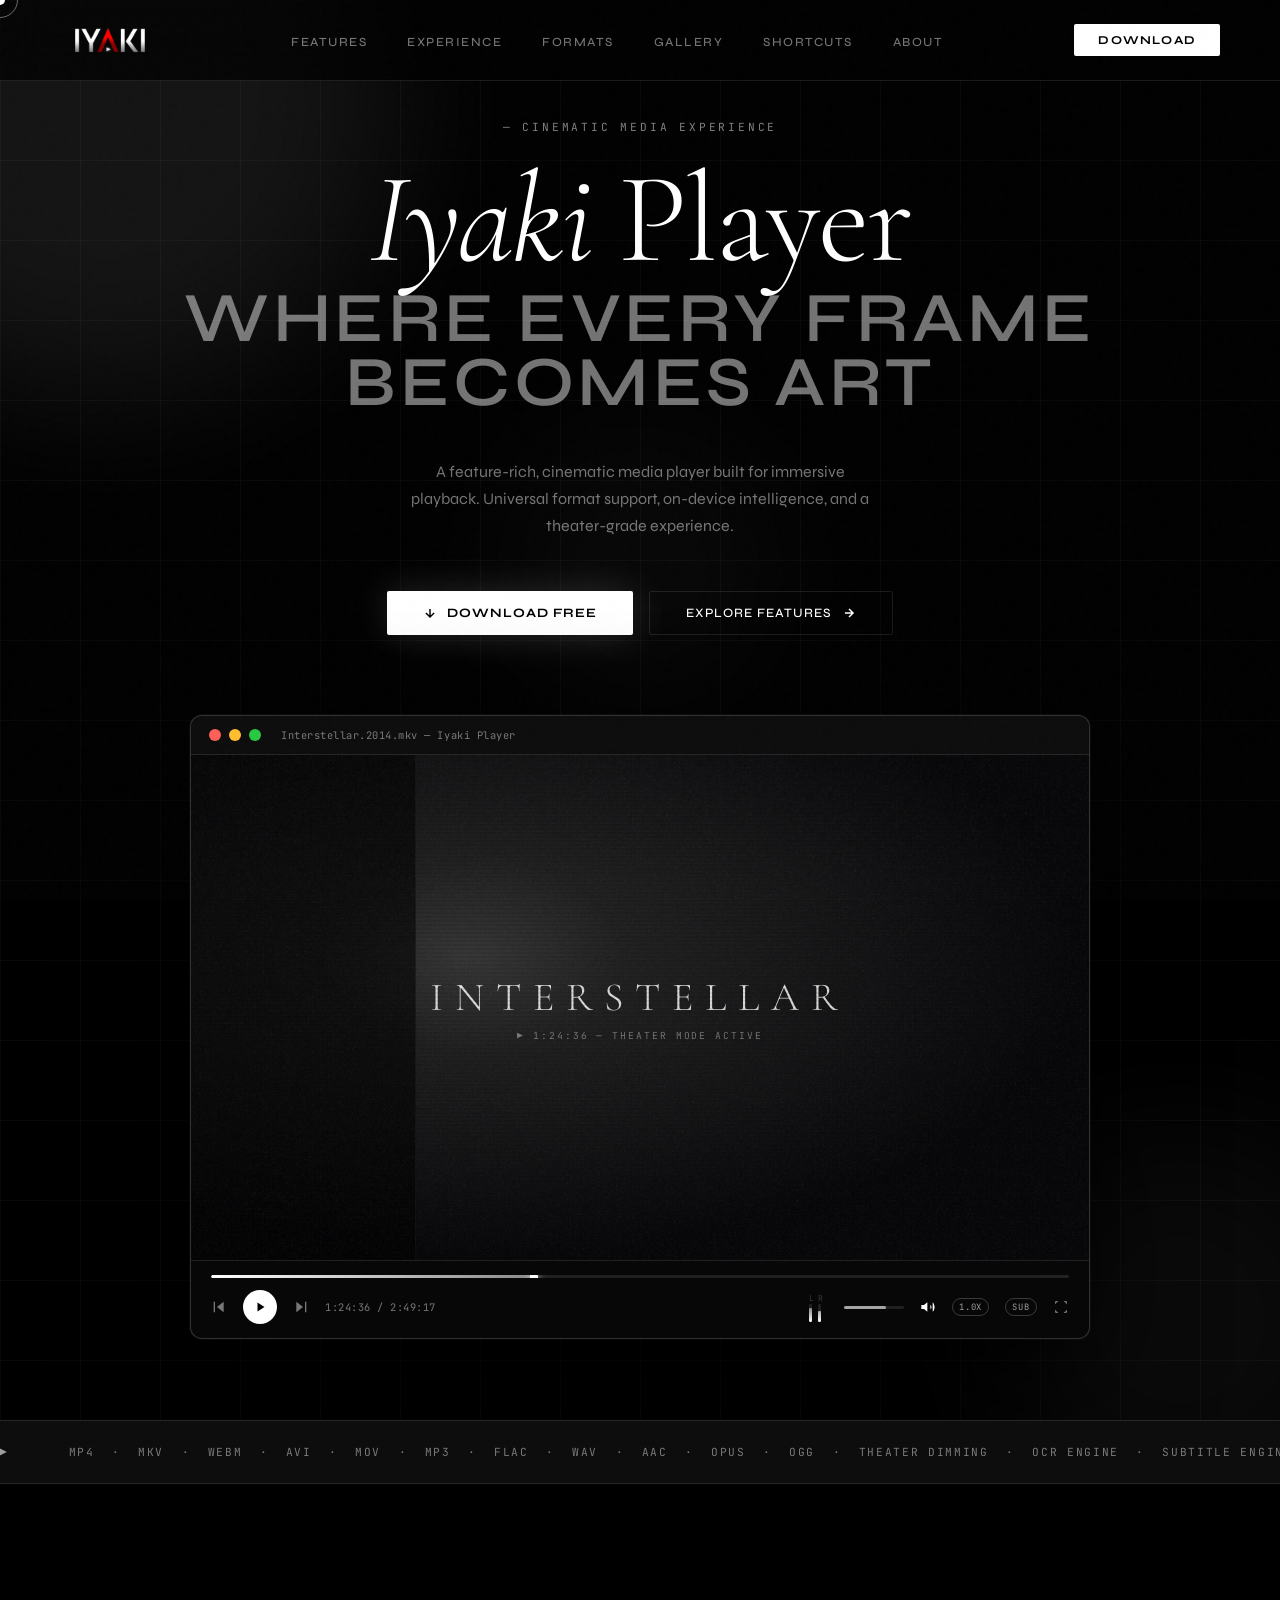
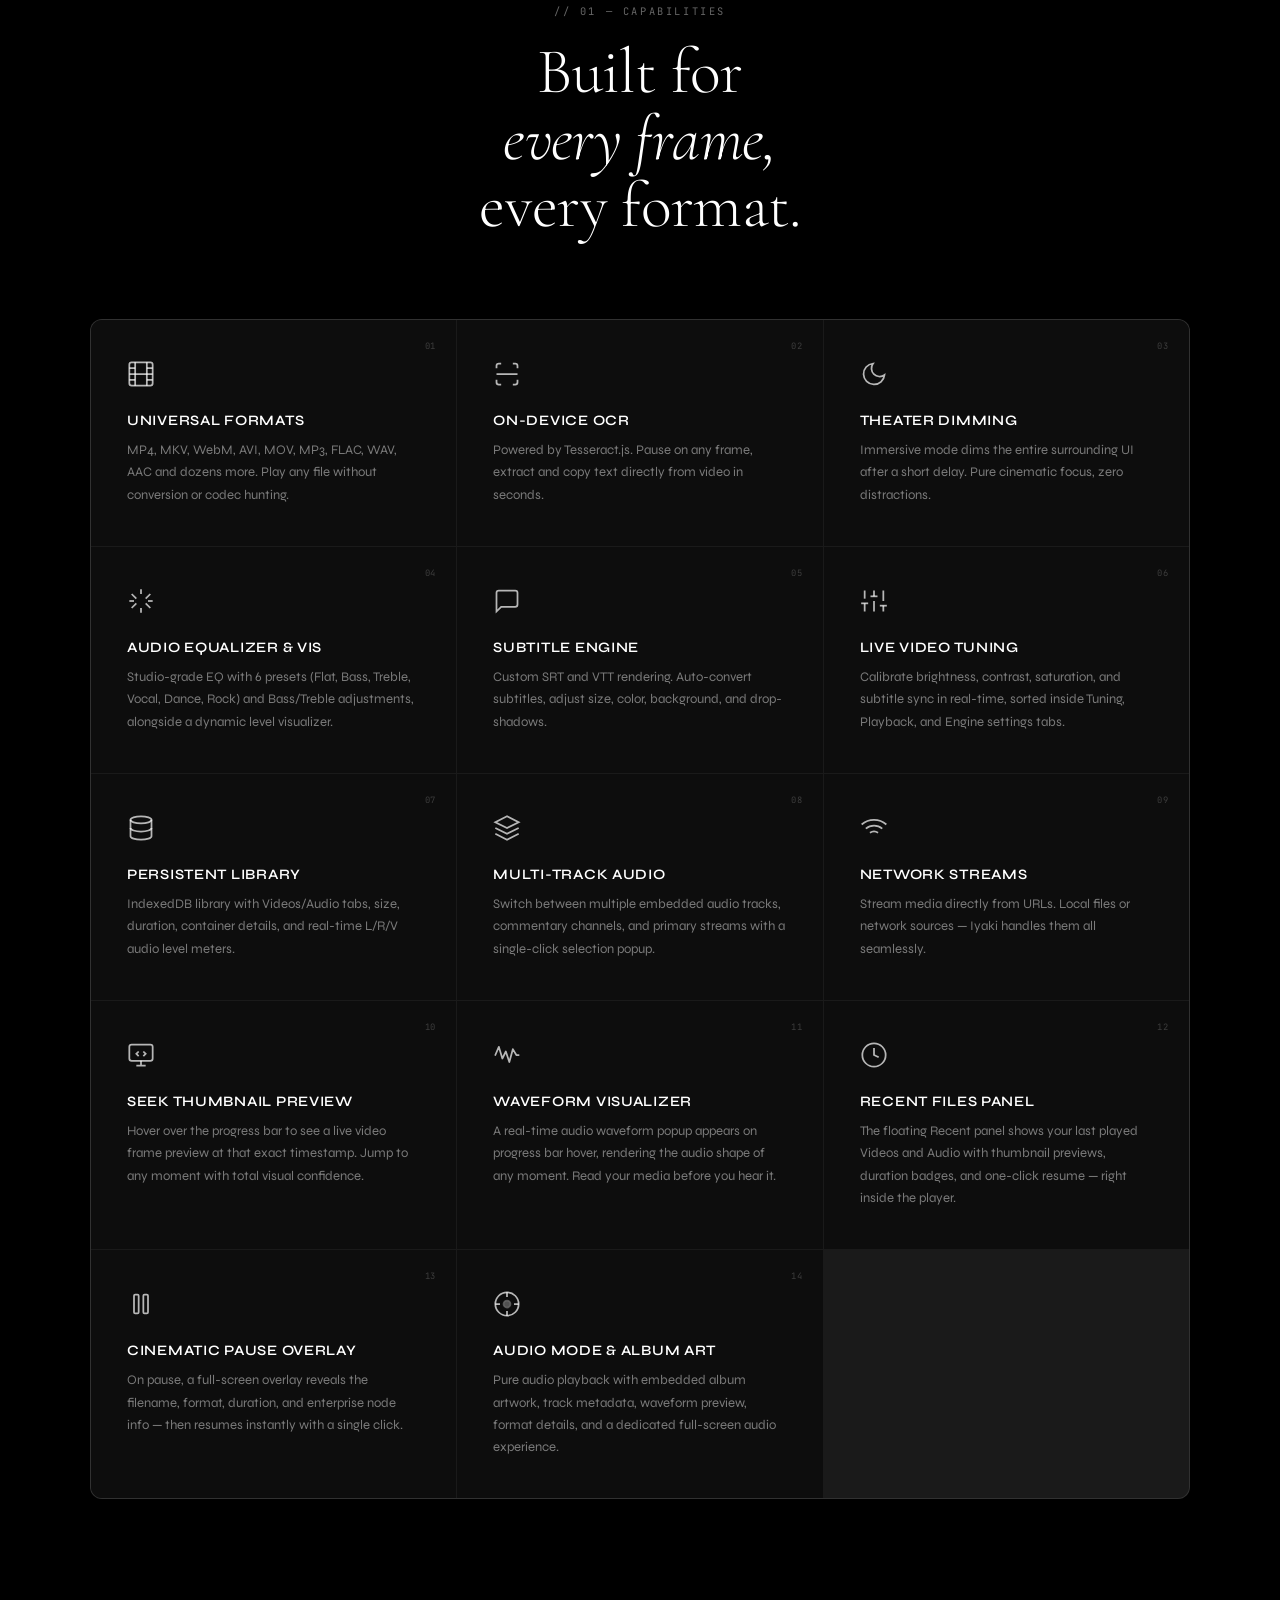
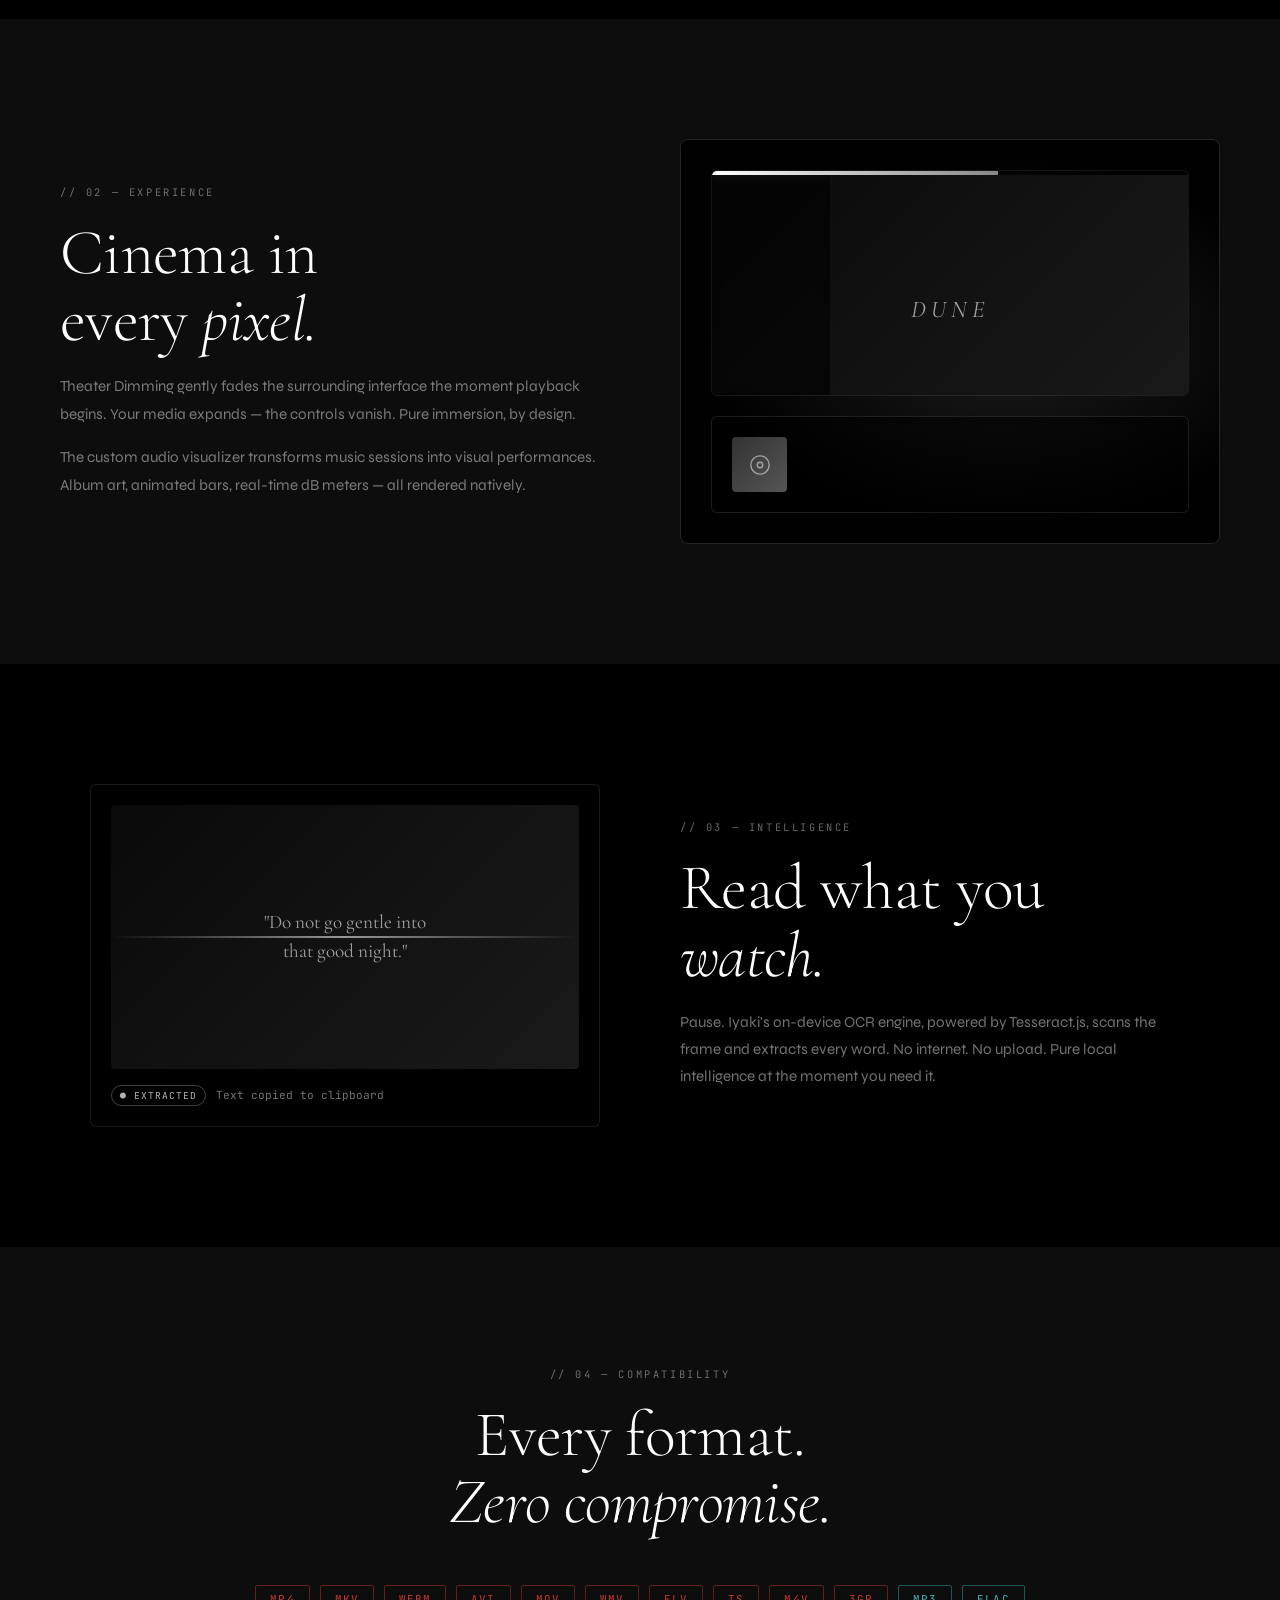
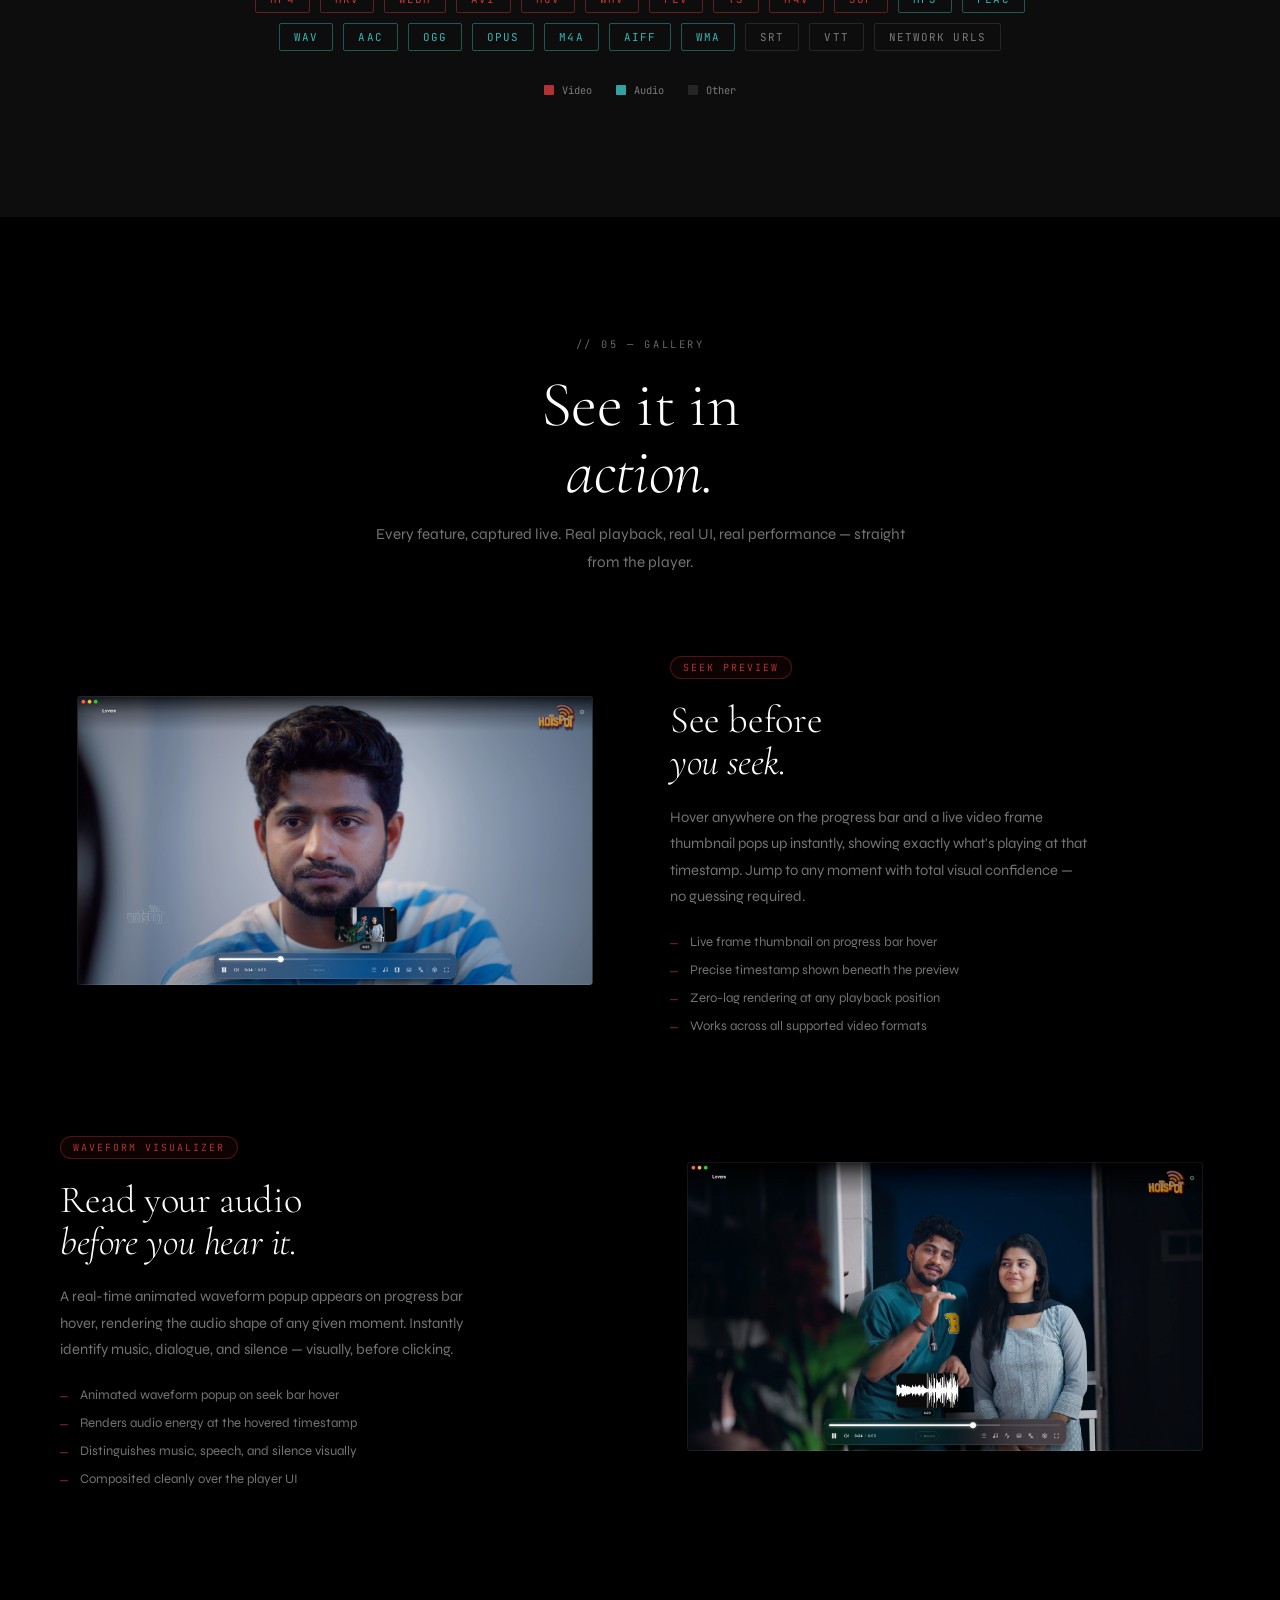
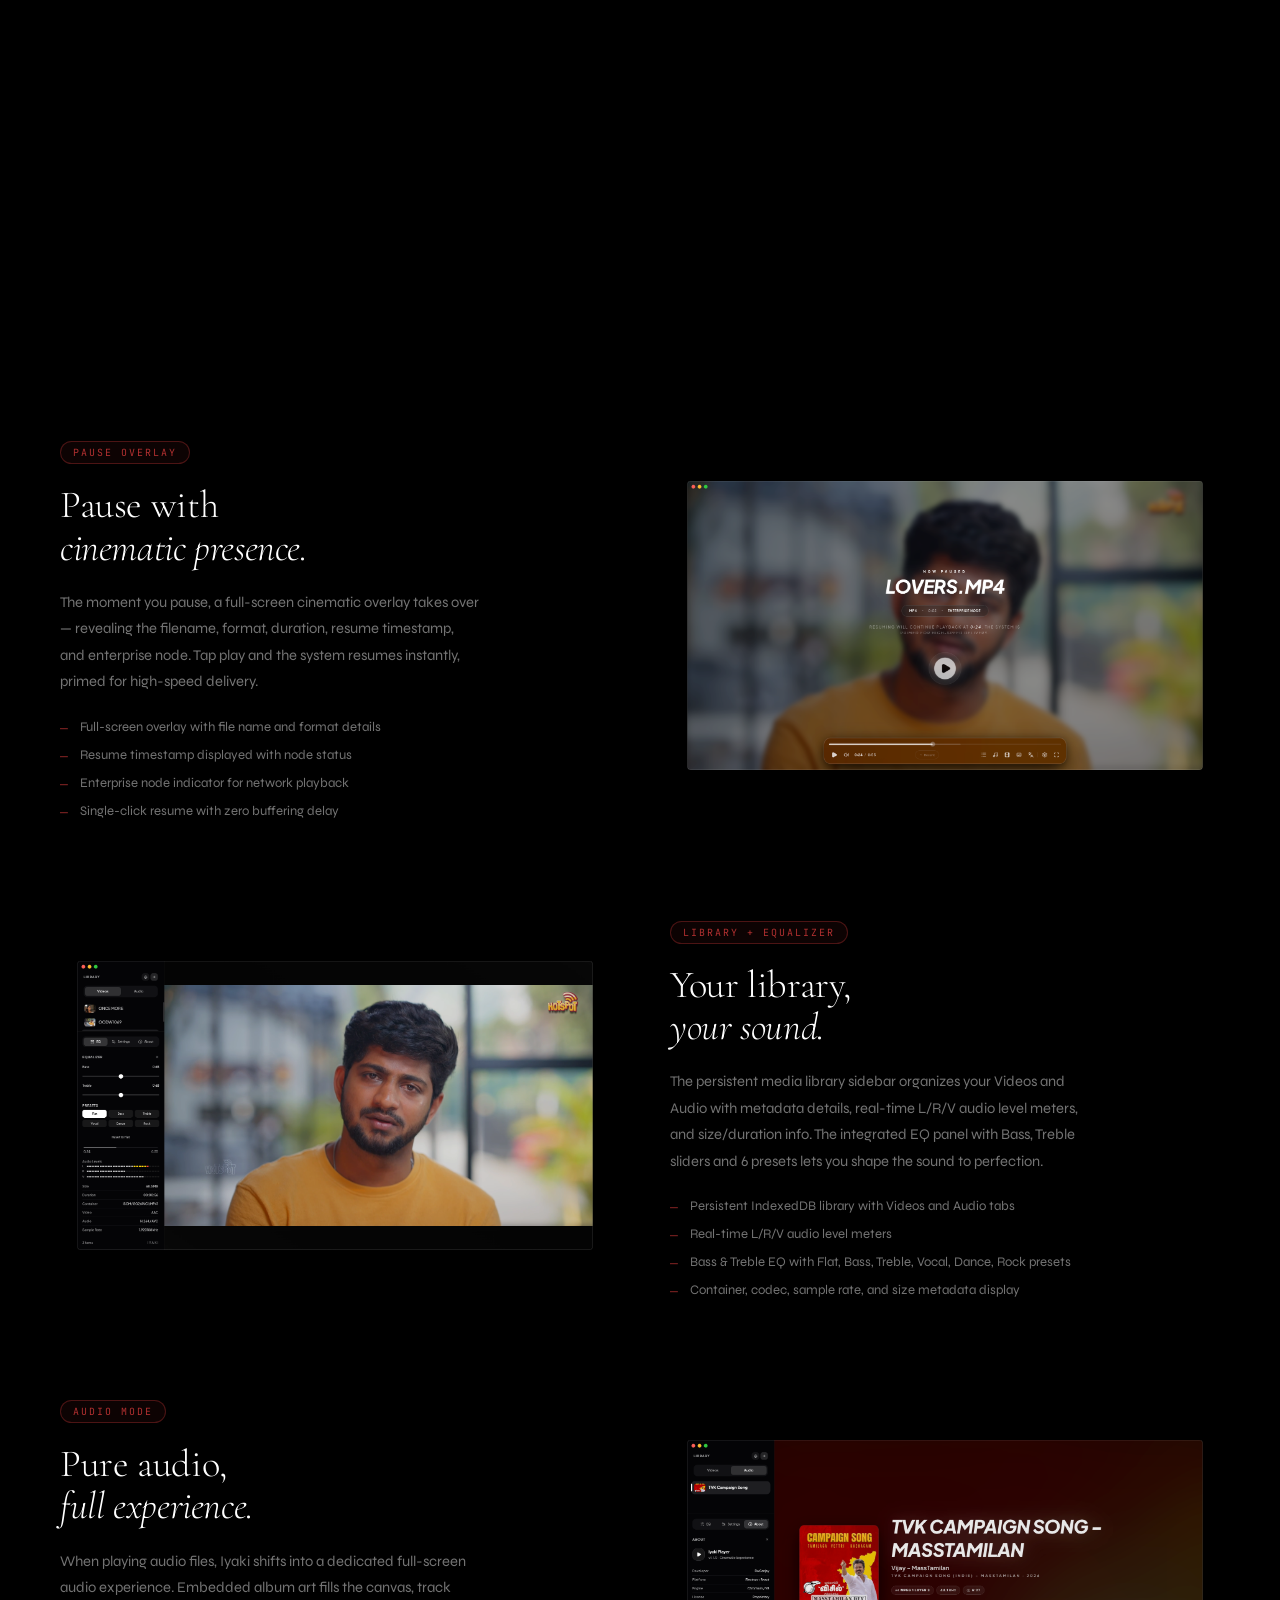
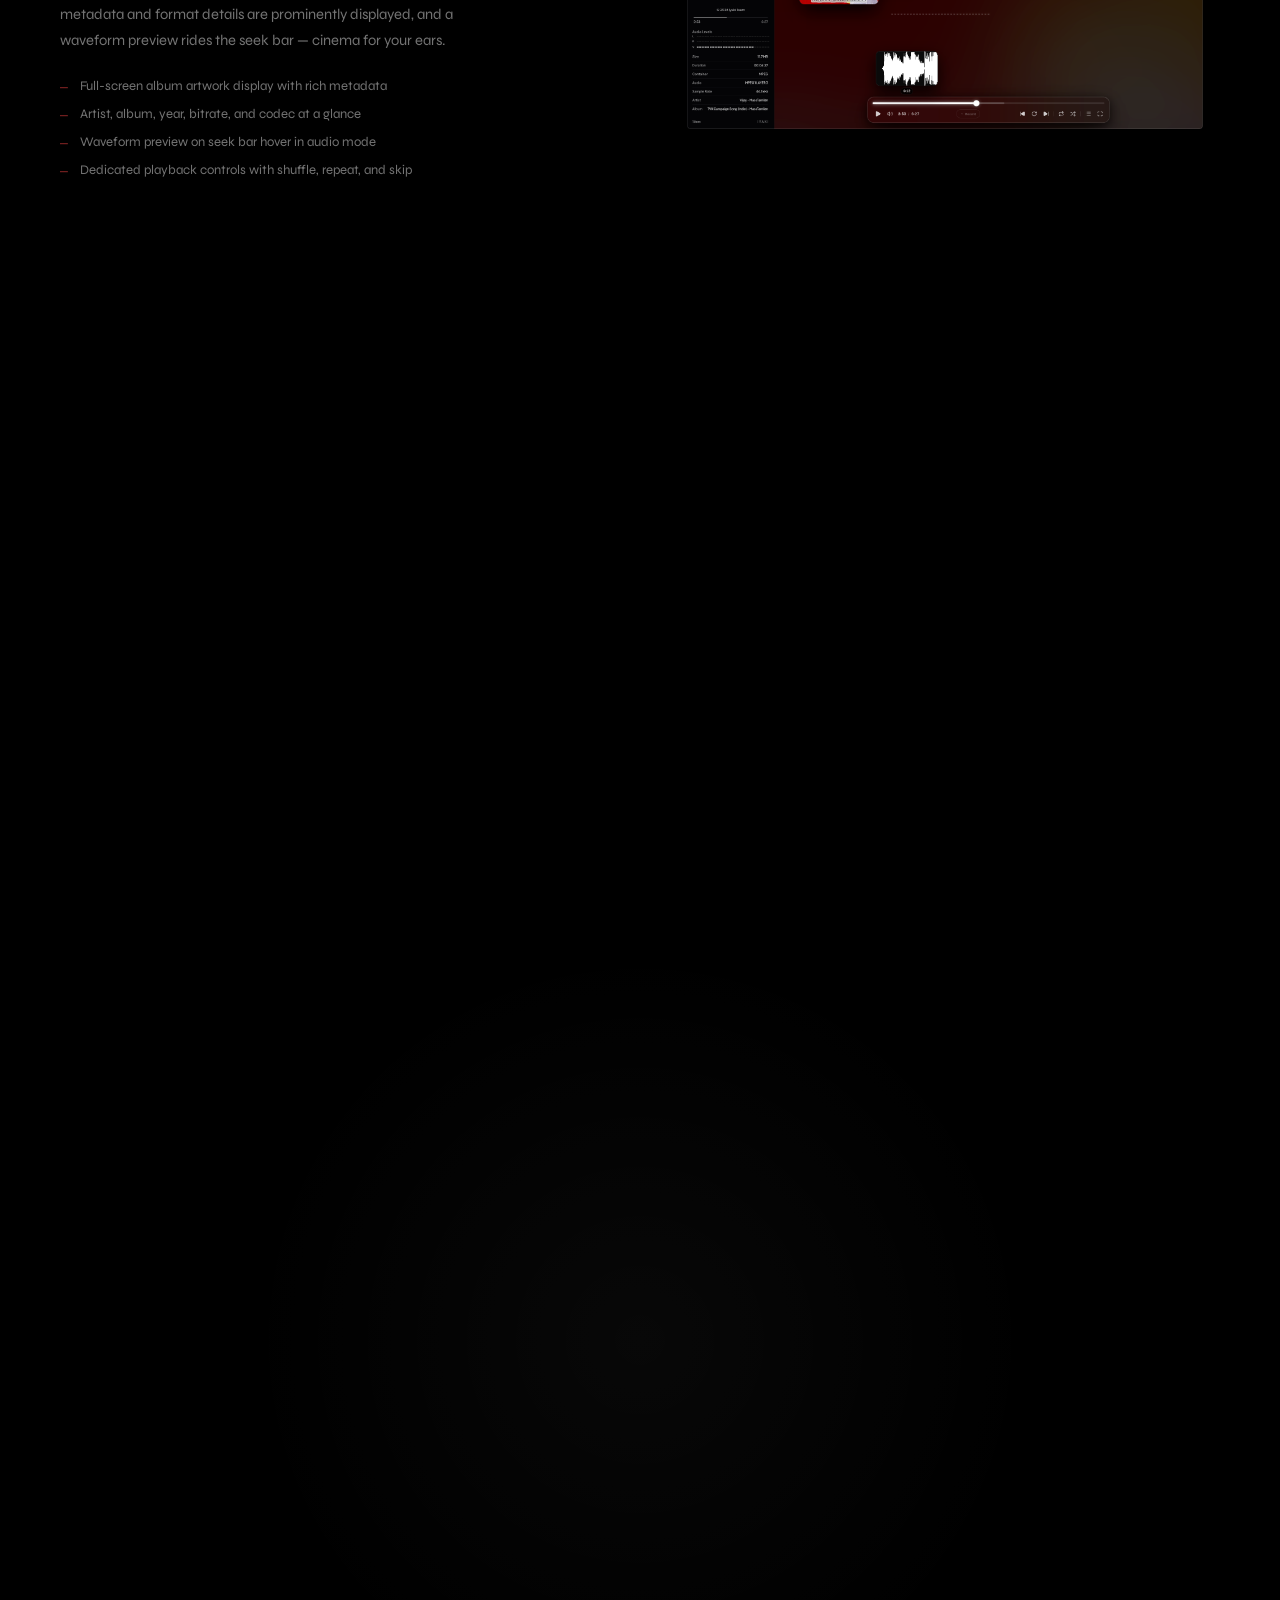
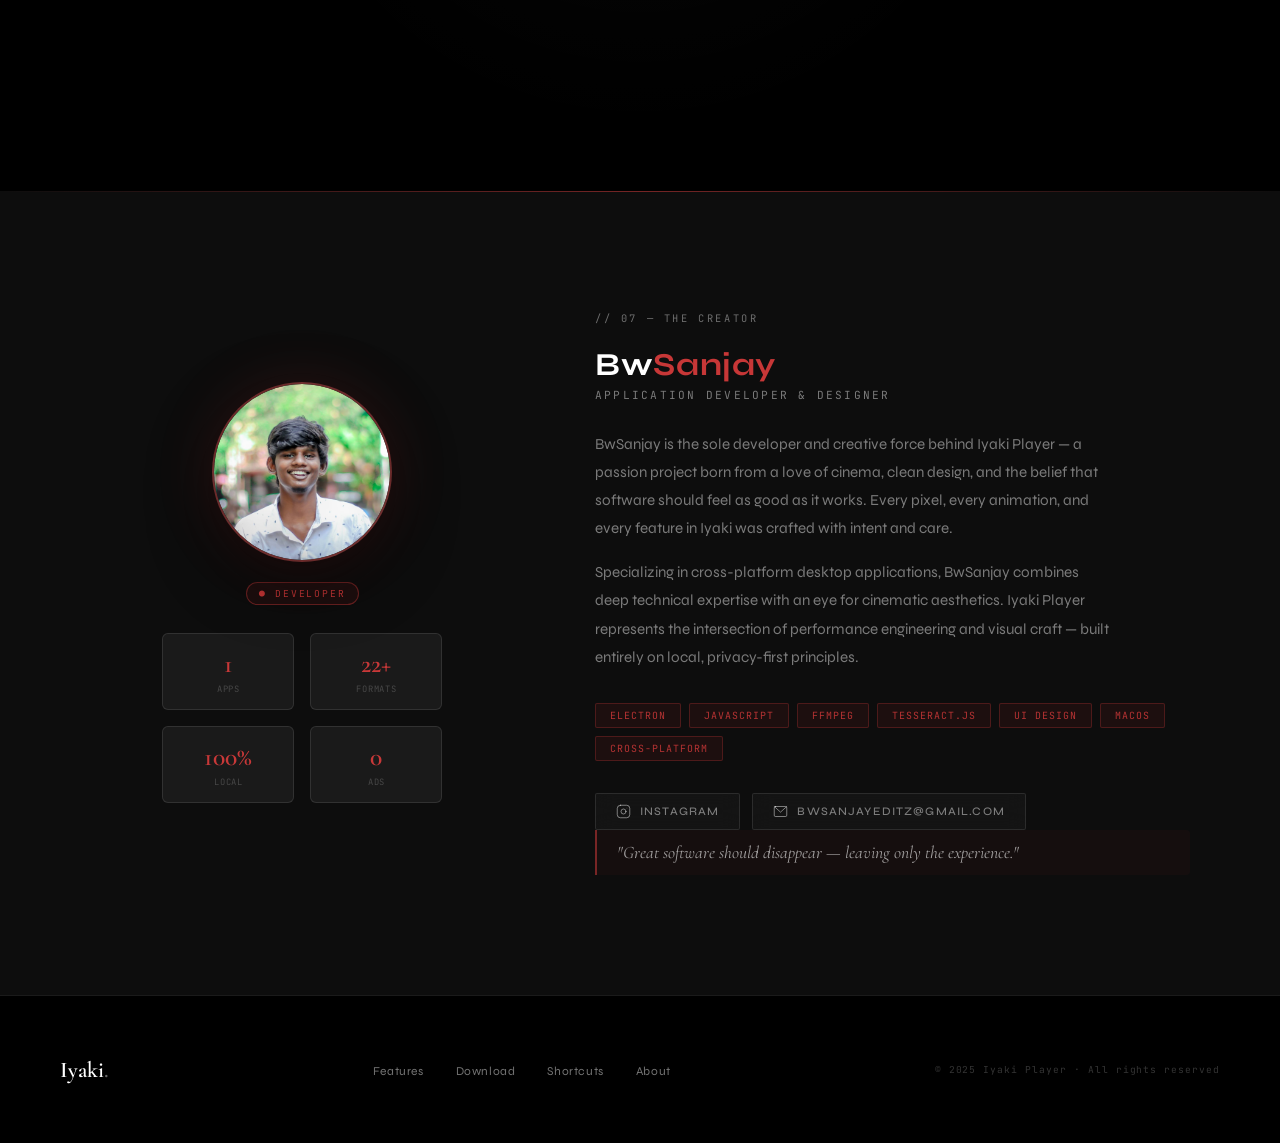
<file: index.html>
<!DOCTYPE html>
<html lang="en">

<head>
  <meta charset="UTF-8">
  <meta name="viewport" content="width=device-width, initial-scale=1.0">
  <title>Iyaki Player — Cinematic Media Experience</title>
  <link rel="preconnect" href="https://fonts.googleapis.com">
  <link
    href="https://fonts.googleapis.com/css2?family=Cormorant+Garamond:ital,wght@0,300;0,400;0,600;1,300;1,400&family=Syne:wght@400;500;600;700;800&family=JetBrains+Mono:wght@300;400&display=swap"
    rel="stylesheet">
  <link rel="stylesheet" href="style.css">
  <link rel="icon" type="image/png" href="favicon.png">
</head>

<body>

  <!-- CURSOR -->
  <div class="cursor" id="cursor"></div>
  <div class="cursor-ring" id="cursorRing"></div>

  <!-- NAV -->
  <nav id="navbar">
    <a href="#" class="nav-logo"><img src="IYAKKI C LOGO CROP VERSION 01.png" width="100" height="25"
        alt="Iyaki Logo" /></a>
    <ul class="nav-links">
      <li><a href="#features">Features</a></li>
      <li><a href="#cinematic">Experience</a></li>
      <li><a href="#formats">Formats</a></li>
      <li><a href="#screenshots">Gallery</a></li>
      <li><a href="#shortcuts">Shortcuts</a></li>
      <li><a href="#about">About</a></li>
    </ul>
    <a href="#download" class="nav-cta">Download</a>
  </nav>

  <!-- HERO -->
  <section id="hero">
    <div class="orb orb-1"></div>
    <div class="orb orb-2"></div>
    <div class="orb orb-3"></div>

    <div class="hero-eyebrow">— Cinematic Media Experience</div>
    <h1 class="hero-title">
      <em>Iyaki</em> Player
      <span class="line-2">Where every frame becomes art</span>
    </h1>
    <p class="hero-sub">
      A feature-rich, cinematic media player built for immersive playback.
      Universal format support, on-device intelligence, and a theater-grade experience.
    </p>
    <div class="hero-actions">
      <a href="#download" class="btn-primary">
        <svg width="14" height="14" viewBox="0 0 24 24" fill="none" stroke="currentColor" stroke-width="2.5">
          <path d="M12 5v14M5 12l7 7 7-7" />
        </svg>
        Download Free
      </a>
      <a href="#features" class="btn-secondary">
        Explore Features
        <svg width="14" height="14" viewBox="0 0 24 24" fill="none" stroke="currentColor" stroke-width="2.5">
          <path d="M5 12h14M12 5l7 7-7 7" />
        </svg>
      </a>
    </div>

    <!-- PLAYER MOCKUP -->
    <div class="hero-player">
      <div class="player-shell">
        <div class="player-titlebar">
          <div class="dot dot-r"></div>
          <div class="dot dot-y"></div>
          <div class="dot dot-g"></div>
          <span class="player-filename">Interstellar.2014.mkv — Iyaki Player</span>
        </div>
        <div class="player-screen">
          <div class="player-scene">
            <div class="scene-glow"></div>
            <div class="sidebar-dim"></div>
            <div class="scene-title-card">
              <h3>Interstellar</h3>
              <p>&#9654; 1:24:36 — Theater Mode Active</p>
            </div>
            <!-- Visualizer bars at bottom -->
            <div class="visualizer">
              <div class="v-bar" style="--dur:0.5s;--h:8px"></div>
              <div class="v-bar" style="--dur:0.7s;--h:22px"></div>
              <div class="v-bar" style="--dur:0.4s;--h:14px"></div>
              <div class="v-bar" style="--dur:0.9s;--h:30px"></div>
              <div class="v-bar" style="--dur:0.6s;--h:18px"></div>
              <div class="v-bar" style="--dur:0.8s;--h:25px"></div>
              <div class="v-bar" style="--dur:0.5s;--h:12px"></div>
              <div class="v-bar" style="--dur:0.7s;--h:20px"></div>
              <div class="v-bar" style="--dur:0.4s;--h:15px"></div>
              <div class="v-bar" style="--dur:0.6s;--h:28px"></div>
              <div class="v-bar" style="--dur:0.9s;--h:10px"></div>
              <div class="v-bar" style="--dur:0.5s;--h:22px"></div>
            </div>
          </div>
        </div>
        <div class="player-controls">
          <div class="progress-track">
            <div class="progress-fill"></div>
          </div>
          <div class="ctrl-row">
            <div class="ctrl-btns">
              <!-- Skip Back -->
              <span class="ctrl-icon">
                <svg viewBox="0 0 24 24">
                  <path d="M19 20L9 12l10-8v16z" />
                  <line x1="5" y1="4" x2="5" y2="20" stroke-width="2" stroke="currentColor" />
                </svg>
              </span>
              <!-- Play -->
              <div class="ctrl-play">
                <svg viewBox="0 0 24 24" fill="#000">
                  <polygon points="5,3 19,12 5,21" />
                </svg>
              </div>
              <!-- Skip Forward -->
              <span class="ctrl-icon">
                <svg viewBox="0 0 24 24">
                  <path d="M5 4l10 8-10 8V4z" />
                  <line x1="19" y1="4" x2="19" y2="20" stroke-width="2" stroke="currentColor" />
                </svg>
              </span>
              <span class="ctrl-time">1:24:36 / 2:49:17</span>
            </div>
            <div class="ctrl-right">
              <div class="level-meters">
                <div class="meter-channel">
                  <div class="meter-label">L</div>
                  <div class="meter-bar">
                    <div class="meter-fill meter-fill-l"></div>
                  </div>
                </div>
                <div class="meter-channel">
                  <div class="meter-label">R</div>
                  <div class="meter-bar">
                    <div class="meter-fill meter-fill-r"></div>
                  </div>
                </div>
              </div>
              <div class="vol-bar">
                <div class="vol-fill"></div>
              </div>
              <!-- Volume icon -->
              <span class="ctrl-icon active">
                <svg viewBox="0 0 24 24">
                  <polygon points="11,5 6,9 2,9 2,15 6,15 11,19" />
                  <path d="M15.54 8.46a5 5 0 0 1 0 7.07" />
                  <path d="M19.07 4.93a10 10 0 0 1 0 14.14" />
                </svg>
              </span>
              <span class="badge-pill">1.0x</span>
              <span class="badge-pill">Sub</span>
              <!-- Fullscreen icon -->
              <span class="ctrl-icon">
                <svg viewBox="0 0 24 24">
                  <path
                    d="M8 3H5a2 2 0 0 0-2 2v3m18 0V5a2 2 0 0 0-2-2h-3m0 18h3a2 2 0 0 0 2-2v-3M3 16v3a2 2 0 0 0 2 2h3" />
                </svg>
              </span>
            </div>
          </div>
        </div>
      </div>
    </div>
  </section>

  <!-- MARQUEE -->
  <div class="marquee-section">
    <div class="marquee-track">
      <span class="marquee-item"><span>&#9654;</span>MP4 &nbsp;·&nbsp; MKV &nbsp;·&nbsp; WebM &nbsp;·&nbsp; AVI
        &nbsp;·&nbsp; MOV &nbsp;·&nbsp; MP3 &nbsp;·&nbsp; FLAC &nbsp;·&nbsp; WAV &nbsp;·&nbsp; AAC &nbsp;·&nbsp; OPUS
        &nbsp;·&nbsp; OGG &nbsp;·&nbsp; Theater Dimming &nbsp;·&nbsp; OCR Engine &nbsp;·&nbsp; Subtitle Engine
        &nbsp;·&nbsp; Multi-Track Audio &nbsp;·&nbsp; Audio Visualizer &nbsp;·&nbsp; Seek Thumbnail Preview
        &nbsp;·&nbsp; Waveform Visualizer &nbsp;·&nbsp; Recent Files Panel &nbsp;·&nbsp; Audio Mode &nbsp;·&nbsp; Pause
        Overlay &nbsp;·&nbsp;</span>
      <span class="marquee-item"><span>&#9654;</span>MP4 &nbsp;·&nbsp; MKV &nbsp;·&nbsp; WebM &nbsp;·&nbsp; AVI
        &nbsp;·&nbsp; MOV &nbsp;·&nbsp; MP3 &nbsp;·&nbsp; FLAC &nbsp;·&nbsp; WAV &nbsp;·&nbsp; AAC &nbsp;·&nbsp; OPUS
        &nbsp;·&nbsp; OGG &nbsp;·&nbsp; Theater Dimming &nbsp;·&nbsp; OCR Engine &nbsp;·&nbsp; Subtitle Engine
        &nbsp;·&nbsp; Multi-Track Audio &nbsp;·&nbsp; Audio Visualizer &nbsp;·&nbsp; Seek Thumbnail Preview
        &nbsp;·&nbsp; Waveform Visualizer &nbsp;·&nbsp; Recent Files Panel &nbsp;·&nbsp; Audio Mode &nbsp;·&nbsp; Pause
        Overlay &nbsp;·&nbsp;</span>
    </div>
  </div>

  <!-- FEATURES -->
  <section id="features">
    <div class="features-header reveal">
      <div class="section-label">// 01 — Capabilities</div>
      <h2 class="section-title">Built for<br><em>every frame,</em><br>every format.</h2>
    </div>
    <div class="features-grid">
      <!-- 01 Universal Formats — film icon -->
      <div class="feat-card reveal" style="transition-delay:0.1s">
        <span class="feat-num">01</span>
        <span class="feat-icon">
          <svg viewBox="0 0 24 24">
            <rect x="2" y="2" width="20" height="20" rx="2" />
            <line x1="7" y1="2" x2="7" y2="22" />
            <line x1="17" y1="2" x2="17" y2="22" />
            <line x1="2" y1="12" x2="22" y2="12" />
            <line x1="2" y1="7" x2="7" y2="7" />
            <line x1="17" y1="7" x2="22" y2="7" />
            <line x1="17" y1="17" x2="22" y2="17" />
            <line x1="2" y1="17" x2="7" y2="17" />
          </svg>
        </span>
        <div class="feat-title">Universal Formats</div>
        <p class="feat-desc">MP4, MKV, WebM, AVI, MOV, MP3, FLAC, WAV, AAC and dozens more. Play any file without
          conversion or codec hunting.</p>
      </div>
      <!-- 02 OCR — scan icon -->
      <div class="feat-card reveal" style="transition-delay:0.15s">
        <span class="feat-num">02</span>
        <span class="feat-icon">
          <svg viewBox="0 0 24 24">
            <path d="M3 7V5a2 2 0 0 1 2-2h2" />
            <path d="M17 3h2a2 2 0 0 1 2 2v2" />
            <path d="M21 17v2a2 2 0 0 1-2 2h-2" />
            <path d="M7 21H5a2 2 0 0 1-2-2v-2" />
            <line x1="3" y1="12" x2="21" y2="12" />
          </svg>
        </span>
        <div class="feat-title">On-Device OCR</div>
        <p class="feat-desc">Powered by Tesseract.js. Pause on any frame, extract and copy text directly from video in
          seconds.</p>
      </div>
      <!-- 03 Theater Dimming — moon icon -->
      <div class="feat-card reveal" style="transition-delay:0.2s">
        <span class="feat-num">03</span>
        <span class="feat-icon">
          <svg viewBox="0 0 24 24">
            <path d="M21 12.79A9 9 0 1 1 11.21 3 7 7 0 0 0 21 12.79z" />
          </svg>
        </span>
        <div class="feat-title">Theater Dimming</div>
        <p class="feat-desc">Immersive mode dims the entire surrounding UI after a short delay. Pure cinematic focus,
          zero distractions.</p>
      </div>
      <!-- 04 Audio Equalizer & Visualizer — activity bars icon -->
      <div class="feat-card reveal" style="transition-delay:0.25s">
        <span class="feat-num">04</span>
        <span class="feat-icon">
          <svg viewBox="0 0 24 24">
            <line x1="22" y1="12" x2="18" y2="12" />
            <line x1="6" y1="12" x2="2" y2="12" />
            <line x1="12" y1="2" x2="12" y2="6" />
            <line x1="12" y1="18" x2="12" y2="22" />
            <polyline points="20 6 16 10" />
            <polyline points="8 14 4 18" />
            <polyline points="4 6 8 10" />
            <polyline points="16 14 20 18" />
          </svg>
        </span>
        <div class="feat-title">Audio Equalizer &amp; Vis</div>
        <p class="feat-desc">Studio-grade EQ with 6 presets (Flat, Bass, Treble, Vocal, Dance, Rock) and Bass/Treble
          adjustments, alongside a dynamic level visualizer.</p>
      </div>
      <!-- 05 Subtitle Engine — message square icon -->
      <div class="feat-card reveal" style="transition-delay:0.3s">
        <span class="feat-num">05</span>
        <span class="feat-icon">
          <svg viewBox="0 0 24 24">
            <path d="M21 15a2 2 0 0 1-2 2H7l-4 4V5a2 2 0 0 1 2-2h14a2 2 0 0 1 2 2z" />
          </svg>
        </span>
        <div class="feat-title">Subtitle Engine</div>
        <p class="feat-desc">Custom SRT and VTT rendering. Auto-convert subtitles, adjust size, color, background, and
          drop-shadows.</p>
      </div>
      <!-- 06 Live Video Tuning — sliders icon -->
      <div class="feat-card reveal" style="transition-delay:0.35s">
        <span class="feat-num">06</span>
        <span class="feat-icon">
          <svg viewBox="0 0 24 24">
            <line x1="4" y1="21" x2="4" y2="14" />
            <line x1="4" y1="10" x2="4" y2="3" />
            <line x1="12" y1="21" x2="12" y2="12" />
            <line x1="12" y1="8" x2="12" y2="3" />
            <line x1="20" y1="21" x2="20" y2="16" />
            <line x1="20" y1="12" x2="20" y2="3" />
            <line x1="1" y1="14" x2="7" y2="14" />
            <line x1="9" y1="8" x2="15" y2="8" />
            <line x1="17" y1="16" x2="23" y2="16" />
          </svg>
        </span>
        <div class="feat-title">Live Video Tuning</div>
        <p class="feat-desc">Calibrate brightness, contrast, saturation, and subtitle sync in real-time, sorted inside
          Tuning, Playback, and Engine settings tabs.</p>
      </div>
      <!-- 07 Persistent Library — database icon -->
      <div class="feat-card reveal" style="transition-delay:0.4s">
        <span class="feat-num">07</span>
        <span class="feat-icon">
          <svg viewBox="0 0 24 24">
            <ellipse cx="12" cy="5" rx="9" ry="3" />
            <path d="M21 12c0 1.66-4 3-9 3s-9-1.34-9-3" />
            <path d="M3 5v14c0 1.66 4 3 9 3s9-1.34 9-3V5" />
          </svg>
        </span>
        <div class="feat-title">Persistent Library</div>
        <p class="feat-desc">IndexedDB library with Videos/Audio tabs, size, duration, container details, and real-time
          L/R/V audio level meters.</p>
      </div>
      <!-- 08 Multi-Track Audio — layers icon -->
      <div class="feat-card reveal" style="transition-delay:0.45s">
        <span class="feat-num">08</span>
        <span class="feat-icon">
          <svg viewBox="0 0 24 24">
            <polygon points="12 2 2 7 12 12 22 7 12 2" />
            <polyline points="2 17 12 22 22 17" />
            <polyline points="2 12 12 17 22 12" />
          </svg>
        </span>
        <div class="feat-title">Multi-Track Audio</div>
        <p class="feat-desc">Switch between multiple embedded audio tracks, commentary channels, and primary streams
          with a single-click selection popup.</p>
      </div>
      <!-- 09 Network Streams — wifi icon -->
      <div class="feat-card reveal" style="transition-delay:0.5s">
        <span class="feat-num">09</span>
        <span class="feat-icon">
          <svg viewBox="0 0 24 24">
            <path d="M5 12.55a11 11 0 0 1 14.08 0" />
            <path d="M1.42 9a16 16 0 0 1 21.16 0" />
            <path d="M8.53 16.11a6 6 0 0 1 6.95 0" />
            <line x1="12" y1="20" x2="12.01" y2="20" />
          </svg>
        </span>
        <div class="feat-title">Network Streams</div>
        <p class="feat-desc">Stream media directly from URLs. Local files or network sources — Iyaki handles them all
          seamlessly.</p>
      </div>
      <!-- 10 Seek Thumbnail Preview -->
      <div class="feat-card reveal" style="transition-delay:0.55s">
        <span class="feat-num">10</span>
        <span class="feat-icon">
          <svg viewBox="0 0 24 24">
            <rect x="2" y="3" width="20" height="14" rx="2" />
            <path d="M8 21h8M12 17v4" />
            <polyline points="10 9 8 11 10 13" />
            <polyline points="14 9 16 11 14 13" />
          </svg>
        </span>
        <div class="feat-title">Seek Thumbnail Preview</div>
        <p class="feat-desc">Hover over the progress bar to see a live video frame preview at that exact timestamp. Jump
          to any moment with total visual confidence.</p>
      </div>
      <!-- 11 Waveform Visualizer -->
      <div class="feat-card reveal" style="transition-delay:0.6s">
        <span class="feat-num">11</span>
        <span class="feat-icon">
          <svg viewBox="0 0 24 24">
            <polyline points="2 12 5 5 8 15 11 9 14 18 17 7 20 12 22 12" stroke-linecap="round"
              stroke-linejoin="round" />
          </svg>
        </span>
        <div class="feat-title">Waveform Visualizer</div>
        <p class="feat-desc">A real-time audio waveform popup appears on progress bar hover, rendering the audio shape
          of any moment. Read your media before you hear it.</p>
      </div>
      <!-- 12 Recent Files Panel -->
      <div class="feat-card reveal" style="transition-delay:0.65s">
        <span class="feat-num">12</span>
        <span class="feat-icon">
          <svg viewBox="0 0 24 24">
            <circle cx="12" cy="12" r="10" />
            <polyline points="12 6 12 12 16 14" />
          </svg>
        </span>
        <div class="feat-title">Recent Files Panel</div>
        <p class="feat-desc">The floating Recent panel shows your last played Videos and Audio with thumbnail previews,
          duration badges, and one-click resume — right inside the player.</p>
      </div>
      <!-- 13 Pause Overlay -->
      <div class="feat-card reveal" style="transition-delay:0.7s">
        <span class="feat-num">13</span>
        <span class="feat-icon">
          <svg viewBox="0 0 24 24">
            <rect x="6" y="4" width="4" height="16" rx="1" />
            <rect x="14" y="4" width="4" height="16" rx="1" />
          </svg>
        </span>
        <div class="feat-title">Cinematic Pause Overlay</div>
        <p class="feat-desc">On pause, a full-screen overlay reveals the filename, format, duration, and enterprise node
          info — then resumes instantly with a single click.</p>
      </div>
      <!-- 14 Audio Mode -->
      <div class="feat-card reveal" style="transition-delay:0.75s">
        <span class="feat-num">14</span>
        <span class="feat-icon">
          <svg viewBox="0 0 24 24">
            <circle cx="12" cy="12" r="10" />
            <circle cx="12" cy="12" r="3" fill="currentColor" opacity="0.4" />
            <path d="M12 2v4M12 18v4M2 12h4M18 12h4" stroke-width="1.5" />
          </svg>
        </span>
        <div class="feat-title">Audio Mode & Album Art</div>
        <p class="feat-desc">Pure audio playback with embedded album artwork, track metadata, waveform preview, format
          details, and a dedicated full-screen audio experience.</p>
      </div>
    </div>
  </section>

  <!-- CINEMATIC EXPERIENCE -->
  <section id="cinematic">
    <div class="cinematic-inner">
      <div class="reveal-left">
        <div class="section-label">// 02 — Experience</div>
        <h2 class="section-title">Cinema in<br>every <em>pixel.</em></h2>
        <p class="section-body">Theater Dimming gently fades the surrounding interface the moment playback begins. Your
          media expands — the controls vanish. Pure immersion, by design.</p>
        <p class="section-body" style="margin-top:16px">The custom audio visualizer transforms music sessions into
          visual performances. Album art, animated bars, real-time dB meters — all rendered natively.</p>
      </div>
      <div class="reveal-right">
        <div class="cinematic-visual">
          <div class="cv-bg"></div>
          <div class="cv-content">
            <div class="dim-demo">
              <div class="dim-bar active"></div>
              <div class="dim-main">
                <div class="sidebar-dim"></div>
                <span class="theater-text">Dune</span>
              </div>
              <div class="dim-bar"></div>
            </div>
            <div class="visualizer-demo">
              <div class="album-art">
                <svg viewBox="0 0 24 24">
                  <circle cx="12" cy="12" r="10" />
                  <circle cx="12" cy="12" r="3" />
                </svg>
              </div>
              <div class="vis-bars">
                <div class="vis-b" style="--vd:0.4s;--vh:90%"></div>
                <div class="vis-b" style="--vd:0.6s;--vh:40%"></div>
                <div class="vis-b" style="--vd:0.5s;--vh:75%"></div>
                <div class="vis-b" style="--vd:0.8s;--vh:55%"></div>
                <div class="vis-b" style="--vd:0.45s;--vh:85%"></div>
                <div class="vis-b" style="--vd:0.7s;--vh:45%"></div>
                <div class="vis-b" style="--vd:0.55s;--vh:70%"></div>
                <div class="vis-b" style="--vd:0.65s;--vh:60%"></div>
                <div class="vis-b" style="--vd:0.4s;--vh:95%"></div>
                <div class="vis-b" style="--vd:0.75s;--vh:35%"></div>
                <div class="vis-b" style="--vd:0.5s;--vh:80%"></div>
                <div class="vis-b" style="--vd:0.85s;--vh:50%"></div>
              </div>
            </div>
          </div>
        </div>
      </div>
    </div>
  </section>

  <!-- OCR SECTION -->
  <section id="ocr" style="background:var(--color-surface)">
    <div style="max-width:1100px;margin:0 auto;display:grid;grid-template-columns:1fr 1fr;gap:80px;align-items:center"
      class="cinematic-inner">
      <div class="reveal-left">
        <div class="ocr-demo">
          <div class="ocr-frame">
            <div class="ocr-scan-line"></div>
            <div class="ocr-text-block">
              <p>"Do not go gentle into<br>that good night."</p>
            </div>
          </div>
          <div class="ocr-result">
            <span class="ocr-badge">&#9679; Extracted</span>
            <span class="ocr-text-out">Text copied to clipboard</span>
          </div>
        </div>
      </div>
      <div class="reveal-right">
        <div class="section-label">// 03 — Intelligence</div>
        <h2 class="section-title">Read what you<br><em>watch.</em></h2>
        <p class="section-body">Pause. Iyaki's on-device OCR engine, powered by Tesseract.js, scans the frame and
          extracts every word. No internet. No upload. Pure local intelligence at the moment you need it.</p>
      </div>
    </div>
  </section>

  <!-- FORMATS -->
  <section id="formats">
    <div class="reveal">
      <div class="section-label" style="text-align:center">// 04 — Compatibility</div>
      <h2 class="section-title" style="text-align:center">Every format.<br><em>Zero compromise.</em></h2>
    </div>
    <div class="format-cloud reveal">
      <span class="fmt-tag video">MP4</span>
      <span class="fmt-tag video">MKV</span>
      <span class="fmt-tag video">WebM</span>
      <span class="fmt-tag video">AVI</span>
      <span class="fmt-tag video">MOV</span>
      <span class="fmt-tag video">WMV</span>
      <span class="fmt-tag video">FLV</span>
      <span class="fmt-tag video">TS</span>
      <span class="fmt-tag video">M4V</span>
      <span class="fmt-tag video">3GP</span>
      <span class="fmt-tag audio">MP3</span>
      <span class="fmt-tag audio">FLAC</span>
      <span class="fmt-tag audio">WAV</span>
      <span class="fmt-tag audio">AAC</span>
      <span class="fmt-tag audio">OGG</span>
      <span class="fmt-tag audio">OPUS</span>
      <span class="fmt-tag audio">M4A</span>
      <span class="fmt-tag audio">AIFF</span>
      <span class="fmt-tag audio">WMA</span>
      <span class="fmt-tag">SRT</span>
      <span class="fmt-tag">VTT</span>
      <span class="fmt-tag">Network URLs</span>
    </div>
    <div style="display:flex;gap:24px;justify-content:center;margin-top:32px" class="reveal">
      <div
        style="display:flex;align-items:center;gap:8px;font-family:var(--font-mono);font-size:0.65rem;color:var(--color-text-muted)">
        <span style="width:10px;height:10px;background:rgba(220,60,60,0.8);display:block;border-radius:1px"></span>Video
      </div>
      <div
        style="display:flex;align-items:center;gap:8px;font-family:var(--font-mono);font-size:0.65rem;color:var(--color-text-muted)">
        <span
          style="width:10px;height:10px;background:rgba(60,200,200,0.8);display:block;border-radius:1px"></span>Audio
      </div>
      <div
        style="display:flex;align-items:center;gap:8px;font-family:var(--font-mono);font-size:0.65rem;color:var(--color-text-muted)">
        <span
          style="width:10px;height:10px;background:rgba(255,255,255,0.1);display:block;border-radius:1px"></span>Other
      </div>
    </div>
  </section>


  <!-- SCREENSHOTS -->
  <section id="screenshots">
    <div class="screenshots-header reveal">
      <div class="section-label">// 05 — Gallery</div>
      <h2 class="section-title">See it in<br><em>action.</em></h2>
      <p class="section-body" style="margin-top:16px;max-width:560px;margin-left:auto;margin-right:auto">Every feature,
        captured live. Real playback, real UI, real performance — straight from the player.</p>
    </div>

    <!-- Screenshot 1: Seek Thumbnail Preview -->
    <div class="screenshot-block reveal">
      <div class="ss-img-wrap">
        <img src="Screenshot_2026-05-25_at_1_25_00_PM.png" alt="Iyaki Player — Seek Thumbnail Preview" loading="lazy">
      </div>
      <div class="ss-content">
        <span class="ss-tag">Seek Preview</span>
        <h3 class="ss-title">See before<br><em>you seek.</em></h3>
        <p class="ss-desc">Hover anywhere on the progress bar and a live video frame thumbnail pops up instantly,
          showing exactly what's playing at that timestamp. Jump to any moment with total visual confidence — no
          guessing required.</p>
        <div class="ss-features">
          <div class="ss-feat-item">Live frame thumbnail on progress bar hover</div>
          <div class="ss-feat-item">Precise timestamp shown beneath the preview</div>
          <div class="ss-feat-item">Zero-lag rendering at any playback position</div>
          <div class="ss-feat-item">Works across all supported video formats</div>
        </div>
      </div>
    </div>

    <!-- Screenshot 2: Waveform Visualizer -->
    <div class="screenshot-block reverse reveal">
      <div class="ss-img-wrap">
        <img src="Screenshot_2026-05-25_at_1_25_19_PM.png" alt="Iyaki Player — Waveform Visualizer" loading="lazy">
      </div>
      <div class="ss-content">
        <span class="ss-tag">Waveform Visualizer</span>
        <h3 class="ss-title">Read your audio<br><em>before you hear it.</em></h3>
        <p class="ss-desc">A real-time animated waveform popup appears on progress bar hover, rendering the audio shape
          of any given moment. Instantly identify music, dialogue, and silence — visually, before clicking.</p>
        <div class="ss-features">
          <div class="ss-feat-item">Animated waveform popup on seek bar hover</div>
          <div class="ss-feat-item">Renders audio energy at the hovered timestamp</div>
          <div class="ss-feat-item">Distinguishes music, speech, and silence visually</div>
          <div class="ss-feat-item">Composited cleanly over the player UI</div>
        </div>
      </div>
    </div>

    <!-- Screenshot 3: Recent Files Panel -->
    <div class="screenshot-block reveal">
      <div class="ss-img-wrap">
        <img src="Screenshot_2026-05-25_at_1_25_30_PM.png" alt="Iyaki Player — Recent Files Panel" loading="lazy">
      </div>
      <div class="ss-content">
        <span class="ss-tag">Recent Files</span>
        <h3 class="ss-title">Resume instantly,<br><em>never lose your place.</em></h3>
        <p class="ss-desc">The floating Recent Files panel surfaces your last-played Videos and Audio right inside the
          player window. Thumbnail previews, duration badges, and one-click resume — no file browser needed.</p>
        <div class="ss-features">
          <div class="ss-feat-item">Videos and Audio tabs within the floating panel</div>
          <div class="ss-feat-item">Thumbnail previews with duration badges for each file</div>
          <div class="ss-feat-item">One-click resume at your last playback position</div>
          <div class="ss-feat-item">Clear history button for a fresh start</div>
        </div>
      </div>
    </div>

    <!-- Screenshot 4: Cinematic Pause Overlay -->
    <div class="screenshot-block reverse reveal">
      <div class="ss-img-wrap">
        <img src="Screenshot_2026-05-25_at_1_25_53_PM.png" alt="Iyaki Player — Cinematic Pause Overlay" loading="lazy">
      </div>
      <div class="ss-content">
        <span class="ss-tag">Pause Overlay</span>
        <h3 class="ss-title">Pause with<br><em>cinematic presence.</em></h3>
        <p class="ss-desc">The moment you pause, a full-screen cinematic overlay takes over — revealing the filename,
          format, duration, resume timestamp, and enterprise node. Tap play and the system resumes instantly, primed for
          high-speed delivery.</p>
        <div class="ss-features">
          <div class="ss-feat-item">Full-screen overlay with file name and format details</div>
          <div class="ss-feat-item">Resume timestamp displayed with node status</div>
          <div class="ss-feat-item">Enterprise node indicator for network playback</div>
          <div class="ss-feat-item">Single-click resume with zero buffering delay</div>
        </div>
      </div>
    </div>

    <!-- Screenshot 5: Library Sidebar & Equalizer -->
    <div class="screenshot-block reveal">
      <div class="ss-img-wrap">
        <img src="Screenshot_2026-05-25_at_1_26_28_PM.png" alt="Iyaki Player — Library Sidebar and Equalizer"
          loading="lazy">
      </div>
      <div class="ss-content">
        <span class="ss-tag">Library + Equalizer</span>
        <h3 class="ss-title">Your library,<br><em>your sound.</em></h3>
        <p class="ss-desc">The persistent media library sidebar organizes your Videos and Audio with metadata details,
          real-time L/R/V audio level meters, and size/duration info. The integrated EQ panel with Bass, Treble sliders
          and 6 presets lets you shape the sound to perfection.</p>
        <div class="ss-features">
          <div class="ss-feat-item">Persistent IndexedDB library with Videos and Audio tabs</div>
          <div class="ss-feat-item">Real-time L/R/V audio level meters</div>
          <div class="ss-feat-item">Bass &amp; Treble EQ with Flat, Bass, Treble, Vocal, Dance, Rock presets</div>
          <div class="ss-feat-item">Container, codec, sample rate, and size metadata display</div>
        </div>
      </div>
    </div>

    <!-- Screenshot 6: Audio Mode & Album Art -->
    <div class="screenshot-block reverse reveal">
      <div class="ss-img-wrap">
        <img src="Screenshot_2026-05-25_at_1_26_50_PM.png" alt="Iyaki Player — Audio Mode and Album Art" loading="lazy">
      </div>
      <div class="ss-content">
        <span class="ss-tag">Audio Mode</span>
        <h3 class="ss-title">Pure audio,<br><em>full experience.</em></h3>
        <p class="ss-desc">When playing audio files, Iyaki shifts into a dedicated full-screen audio experience.
          Embedded album art fills the canvas, track metadata and format details are prominently displayed, and a
          waveform preview rides the seek bar — cinema for your ears.</p>
        <div class="ss-features">
          <div class="ss-feat-item">Full-screen album artwork display with rich metadata</div>
          <div class="ss-feat-item">Artist, album, year, bitrate, and codec at a glance</div>
          <div class="ss-feat-item">Waveform preview on seek bar hover in audio mode</div>
          <div class="ss-feat-item">Dedicated playback controls with shuffle, repeat, and skip</div>
        </div>
      </div>
    </div>

  </section>

  <!-- SHORTCUTS -->
  <section id="shortcuts">
    <div class="shortcuts-inner">
      <div class="reveal-left">
        <div class="section-label">// 05 — Control</div>
        <h2 class="section-title">Every key,<br><em>a command.</em></h2>
        <p class="section-body">Iyaki is built for those who prefer their hands on the keyboard. A comprehensive
          shortcut system means you never leave the flow of watching.</p>
      </div>
      <div class="reveal-right">
        <div class="shortcut-grid">
          <div class="sc-item"><span class="kbd">Space</span><span class="sc-label">Play / Pause</span></div>
          <div class="sc-item"><span class="kbd">F</span><span class="sc-label">Fullscreen</span></div>
          <div class="sc-item"><span class="kbd">M</span><span class="sc-label">Mute</span></div>
          <div class="sc-item"><span class="kbd">&#8592;&#8594;</span><span class="sc-label">Seek ±10s</span></div>
          <div class="sc-item"><span class="kbd">&#8593;&#8595;</span><span class="sc-label">Volume</span></div>
          <div class="sc-item"><span class="kbd">C</span><span class="sc-label">Subtitles</span></div>
          <div class="sc-item"><span class="kbd">A</span><span class="sc-label">Audio Track</span></div>
          <div class="sc-item"><span class="kbd">S</span><span class="sc-label">Settings</span></div>
          <div class="sc-item"><span class="kbd">I</span><span class="sc-label">Metadata</span></div>
          <div class="sc-item"><span class="kbd">J / L</span><span class="sc-label">Seek ±10s</span></div>
          <div class="sc-item"><span class="kbd">K</span><span class="sc-label">Play / Pause</span></div>
          <div class="sc-item"><span class="kbd">&lt; / &gt;</span><span class="sc-label">Speed</span></div>
        </div>
      </div>
    </div>
  </section>

  <!-- DOWNLOAD -->
  <section id="download">
    <div class="dl-inner">
      <div class="reveal">
        <div class="section-label" style="text-align:center">// 06 — Download</div>
        <h2 class="section-title">Start watching<br><em>right now.</em></h2>
        <p class="section-body" style="margin:20px auto 0;text-align:center">Free to download. No subscription. No
          telemetry. Just pure, local, cinematic playback.</p>
        <div class="dl-version">v1.1.0 — Released 2025</div>
      </div>
      <div class="dl-cards reveal">
        <!-- macOS -->
        <a href="https://drive.google.com/file/d/1_M7YtXngbz-gMQ_tMtHM_SiSPdTSvbXK/view?usp=sharing" target="_blank"
          rel="noopener" class="dl-card featured" id="mac-download-link">
          <span class="dl-os-icon">
            <!-- Apple logo SVG -->
            <svg viewBox="0 0 24 24" xmlns="http://www.w3.org/2000/svg" fill="currentColor">
              <path
                d="M18.71 19.5c-.83 1.24-1.71 2.45-3.05 2.47-1.34.03-1.77-.79-3.29-.79-1.53 0-2 .77-3.27.82-1.31.05-2.3-1.32-3.14-2.53C4.25 17 2.94 12.45 4.7 9.39c.87-1.52 2.43-2.48 4.12-2.51 1.28-.02 2.5.87 3.29.87.78 0 2.26-1.07 3.8-.91.65.03 2.47.26 3.64 1.98-.09.06-2.17 1.28-2.15 3.81.03 3.02 2.65 4.03 2.68 4.04-.03.07-.42 1.44-1.38 2.83M13 3.5c.73-.83 1.94-1.46 2.94-1.5.13 1.17-.34 2.35-1.04 3.19-.69.85-1.83 1.51-2.95 1.42-.15-1.15.41-2.35 1.05-3.11z" />
            </svg>
          </span>
          <div class="dl-os-name">macOS</div>
          <div class="dl-os-arch">Apple Silicon + Intel (Universal)</div>
          <div class="dl-size">Iyaki Player-1.1.0-mac-universal.dmg</div>
          <div class="dl-btn">
            <svg width="12" height="12" viewBox="0 0 24 24" fill="none" stroke="currentColor" stroke-width="2.5">
              <path d="M12 5v14M5 12l7 7 7-7" />
            </svg>
            Download
          </div>
          <div class="dl-count">
            <svg width="10" height="10" viewBox="0 0 24 24" fill="none" stroke="currentColor" stroke-width="2">
              <path d="M17 21v-2a4 4 0 0 0-4-4H5a4 4 0 0 0-4 4v2" />
              <circle cx="9" cy="7" r="4" />
            </svg>
            <span id="mac-dl-count">14,248</span> downloads
          </div>
        </a>
        <!-- Windows -->
        <div class="dl-card" style="opacity:0.5">
          <span class="dl-os-icon">
            <!-- Windows logo -->
            <svg viewBox="0 0 88 88" xmlns="http://www.w3.org/2000/svg">
              <path
                d="M0 12.402l35.687-4.86.016 34.423-35.67.203zm35.67 33.529l.028 34.453L.028 75.48.026 45.7zm4.326-39.025L87.314 0v41.527l-47.318.376zm47.329 39.349l-.011 41.34-47.318-6.678-.066-34.739z" />
            </svg>
          </span>
          <div class="dl-os-name">Windows</div>
          <div class="dl-os-arch">x64 — Coming Soon</div>
          <div class="dl-size">—</div>
          <div class="dl-btn" style="opacity:0.5">Coming Soon</div>
        </div>
        <!-- Linux -->
        <div class="dl-card" style="opacity:0.5">
          <span class="dl-os-icon">
            <!-- Linux Tux-style simplified icon -->
            <svg viewBox="0 0 24 24" fill="currentColor" xmlns="http://www.w3.org/2000/svg">
              <path
                d="M12 2a2 2 0 0 1 2 2c0 .74-.4 1.39-1 1.73V7h1a7 7 0 0 1 7 7H3a7 7 0 0 1 7-7h1V5.73c-.6-.34-1-.99-1-1.73a2 2 0 0 1 2-2M7 14l-1.5 4.5L7 20h2l1-3H14l1 3h2l1.5-1.5L17 14H7m2 1.5h6l.5 2H8.5l.5-2z" />
            </svg>
          </span>
          <div class="dl-os-name">Linux</div>
          <div class="dl-os-arch">x86_64 — Coming Soon</div>
          <div class="dl-size">—</div>
          <div class="dl-btn" style="opacity:0.5">Coming Soon</div>
        </div>
      </div>
      <div class="reveal" style="margin-top:40px">
        <p style="font-family:var(--font-mono);font-size:0.6rem;color:var(--color-text-dim);letter-spacing:0.1em">
          Requires macOS 11.0+ (Big Sur) for Apple Silicon · Built with Electron</p>
      </div>
    </div>
  </section>


  <!-- ABOUT / DEVELOPER -->
  <section id="about">
    <div class="about-inner">
      <div class="about-avatar-wrap reveal">
        <div class="about-avatar">
          <img
            src="[data-uri]"
            alt="BwSanjay" style="width:100%;height:100%;object-fit:cover;border-radius:50%;display:block;" />
        </div>
        <div class="dev-badge">&#9679; Developer</div>
        <div class="about-stats">
          <div class="about-stat">
            <div class="about-stat-num">1</div>
            <div class="about-stat-label">Apps</div>
          </div>
          <div class="about-stat">
            <div class="about-stat-num">22+</div>
            <div class="about-stat-label">Formats</div>
          </div>
          <div class="about-stat">
            <div class="about-stat-num">100%</div>
            <div class="about-stat-label">Local</div>
          </div>
          <div class="about-stat">
            <div class="about-stat-num">0</div>
            <div class="about-stat-label">Ads</div>
          </div>
        </div>
      </div>
      <div class="about-content reveal-right">
        <div class="section-label">// 07 — The Creator</div>
        <div class="about-name">Bw<span>Sanjay</span></div>
        <div class="about-role">Application Developer &amp; Designer</div>
        <p class="about-bio">
          BwSanjay is the sole developer and creative force behind Iyaki Player — a passion project born from a love of
          cinema, clean design, and the belief that software should feel as good as it works. Every pixel, every
          animation, and every feature in Iyaki was crafted with intent and care.
        </p>
        <p class="about-bio" style="margin-top:-16px">
          Specializing in cross-platform desktop applications, BwSanjay combines deep technical expertise with an eye
          for cinematic aesthetics. Iyaki Player represents the intersection of performance engineering and visual craft
          — built entirely on local, privacy-first principles.
        </p>
        <div class="about-skills">
          <span class="about-skill-tag">Electron</span>
          <span class="about-skill-tag">JavaScript</span>
          <span class="about-skill-tag">FFmpeg</span>
          <span class="about-skill-tag">Tesseract.js</span>
          <span class="about-skill-tag">UI Design</span>
          <span class="about-skill-tag">macOS</span>
          <span class="about-skill-tag">Cross-Platform</span>
        </div>
        <div class="about-socials">
          <!-- Instagram -->
          <a href="https://www.instagram.com/bwsanjay_" target="_blank" rel="noopener"
            class="about-social-link instagram">
            <svg viewBox="0 0 24 24" fill="none" stroke="currentColor" stroke-width="1.6" stroke-linecap="round"
              stroke-linejoin="round">
              <rect x="2" y="2" width="20" height="20" rx="5" ry="5" />
              <circle cx="12" cy="12" r="4" />
              <circle cx="17.5" cy="6.5" r="0.7" fill="currentColor" stroke="none" />
            </svg>
            Instagram
          </a>
          <!-- Mail -->
          <a href="mailto:bwsanjayeditz@gmail.com" class="about-social-link mail">
            <svg viewBox="0 0 24 24" fill="none" stroke="currentColor" stroke-width="1.6" stroke-linecap="round"
              stroke-linejoin="round">
              <rect x="2" y="4" width="20" height="16" rx="2" />
              <polyline points="2,4 12,13 22,4" />
            </svg>
            bwsanjayeditz@gmail.com
          </a>
        </div>
        <div class="about-quote">
          "Great software should disappear — leaving only the experience."
        </div>
      </div>
    </div>
  </section>

  <!-- FOOTER -->
  <footer>
    <div class="footer-logo">Iyaki<span>.</span></div>
    <ul class="footer-links">
      <li><a href="#features">Features</a></li>
      <li><a href="#download">Download</a></li>
      <li><a href="#shortcuts">Shortcuts</a></li>
      <li><a href="#about">About</a></li>
    </ul>
    <div class="footer-copy">© 2025 Iyaki Player · All rights reserved</div>
  </footer>

  <script src="script.js" defer></script>
</body>

</html>
</file>
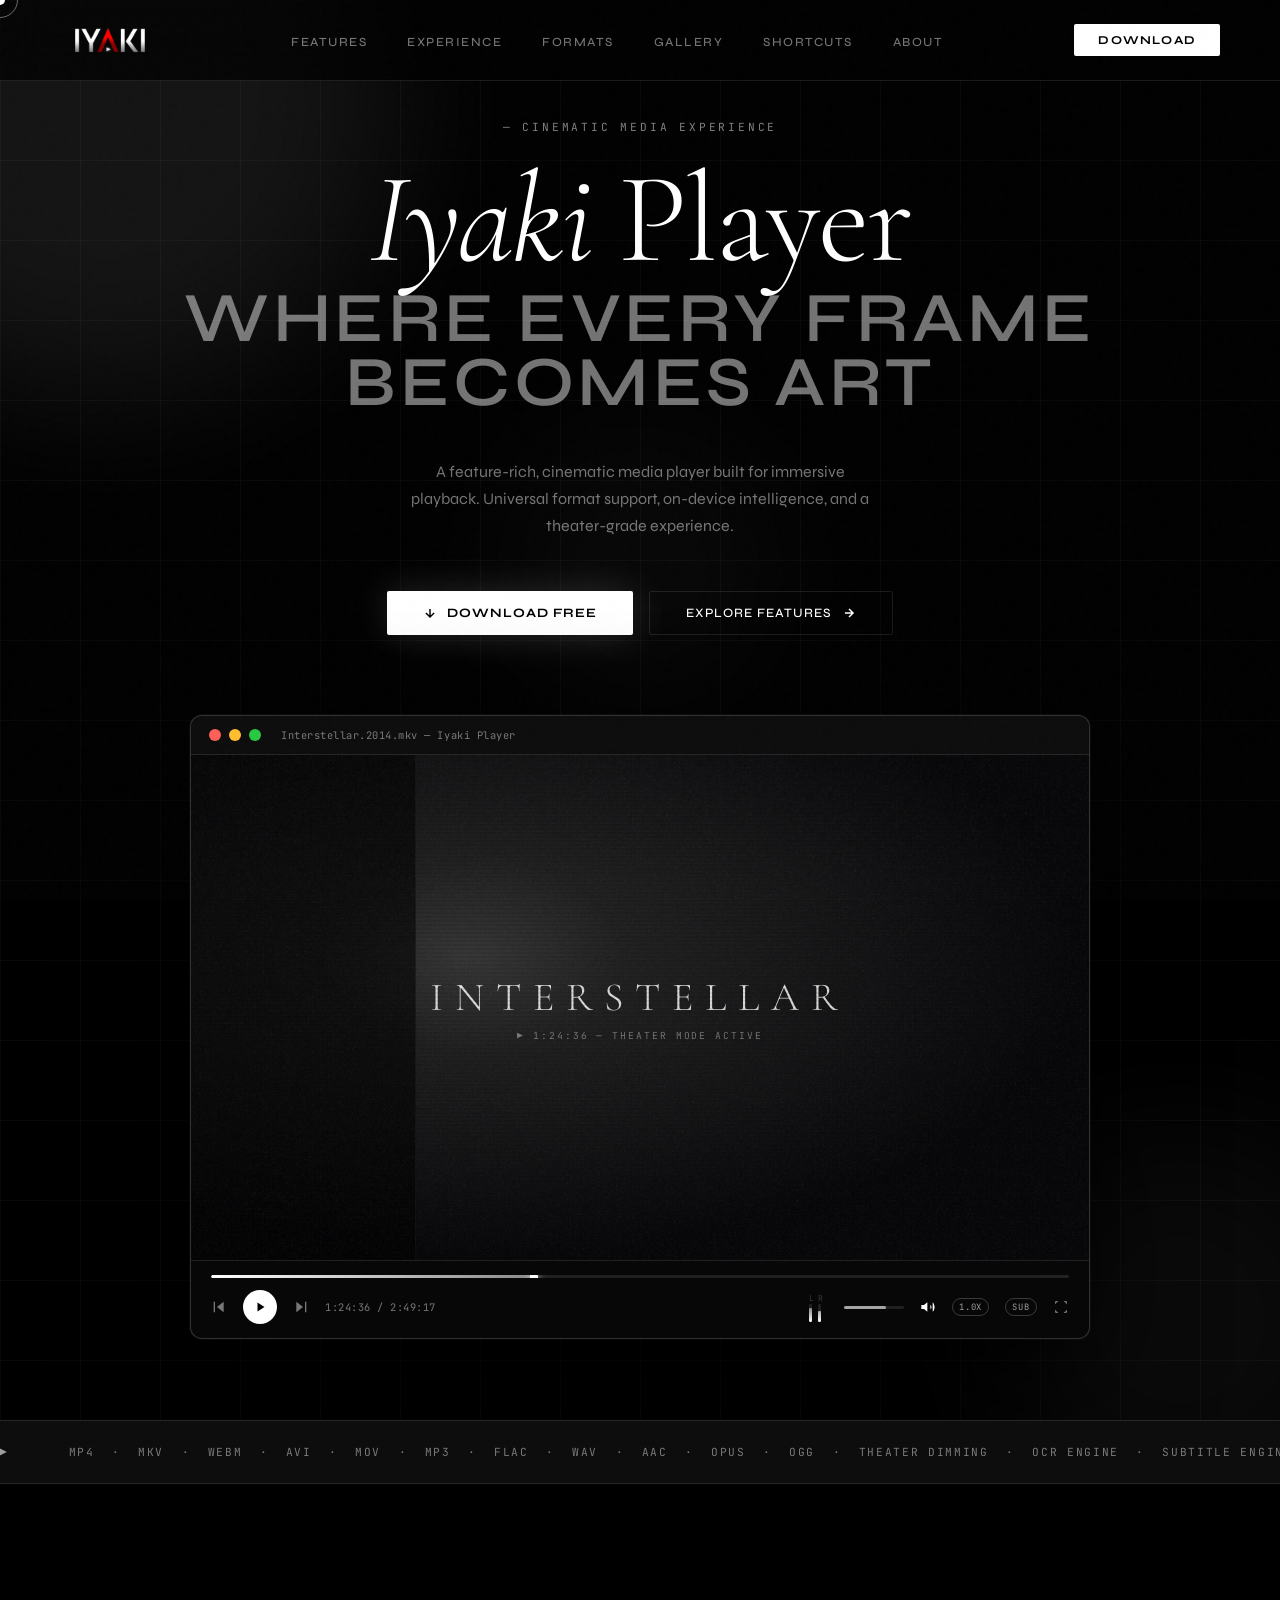
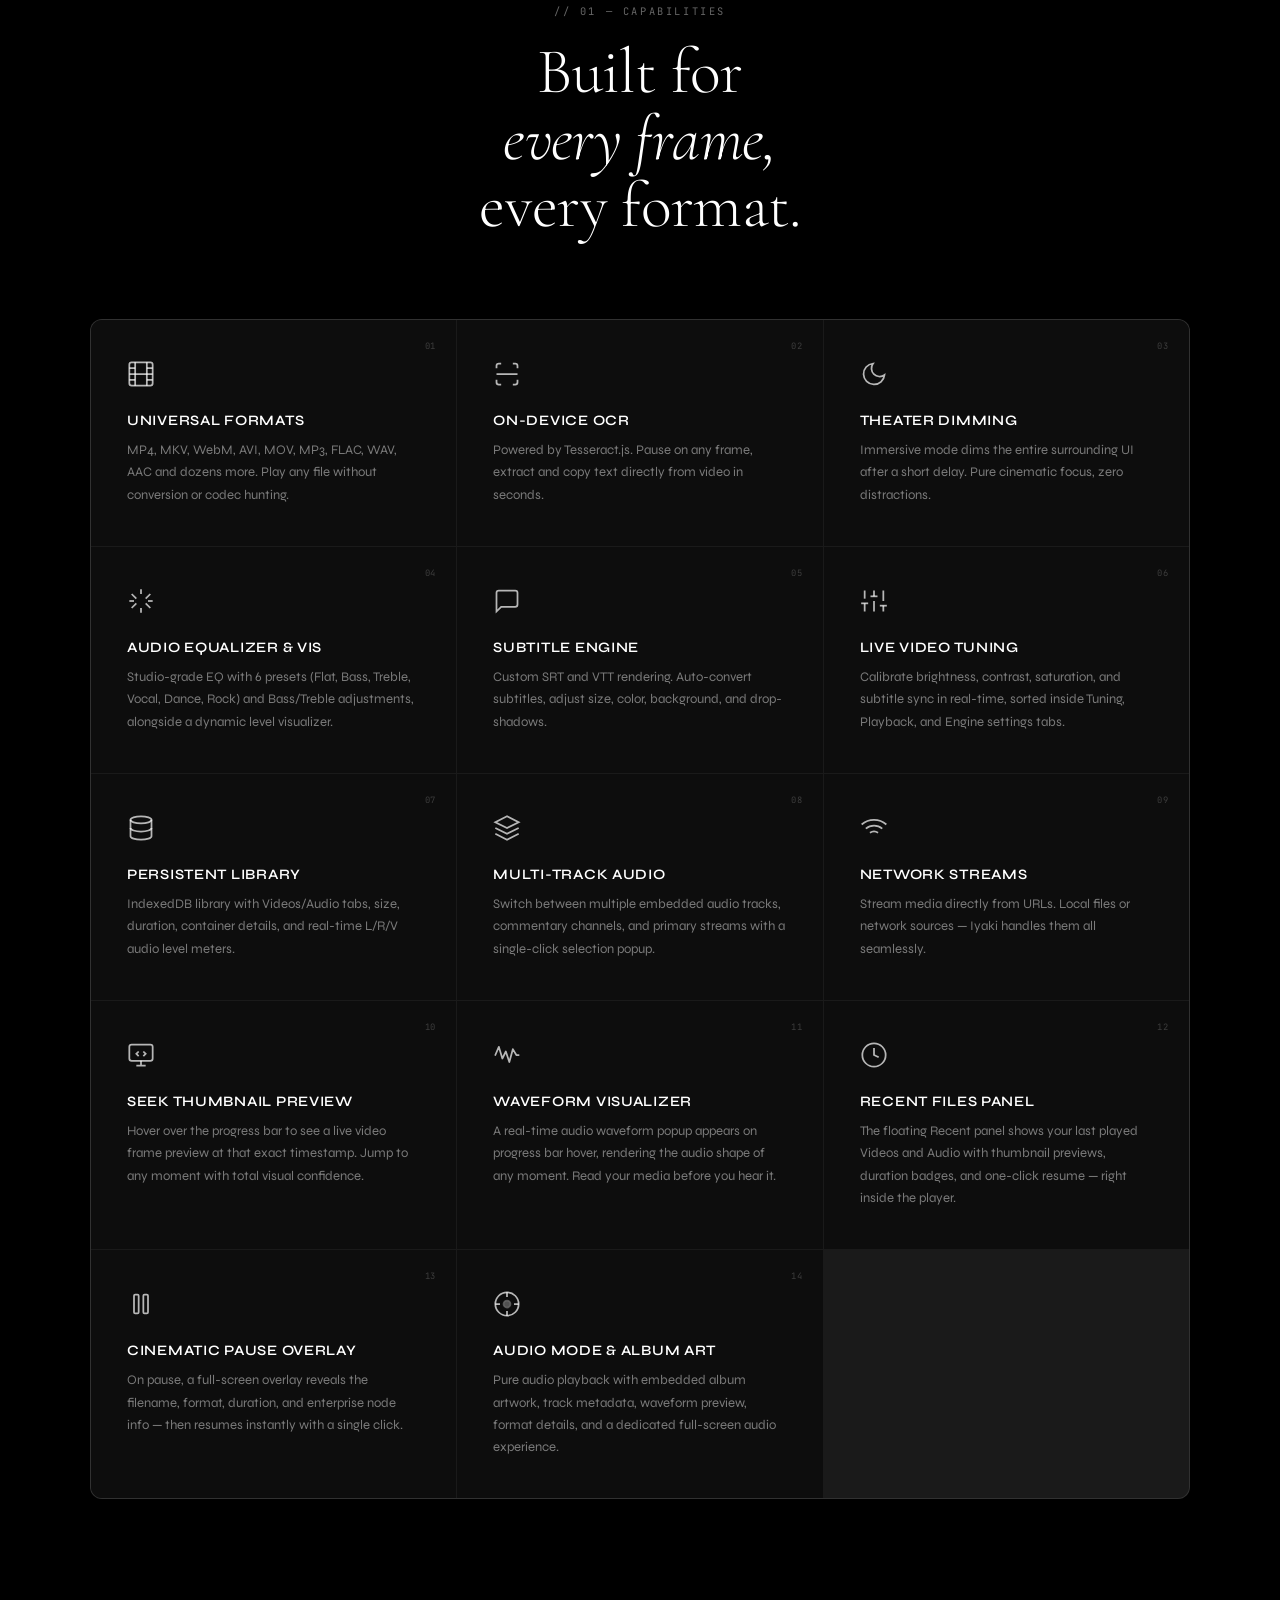
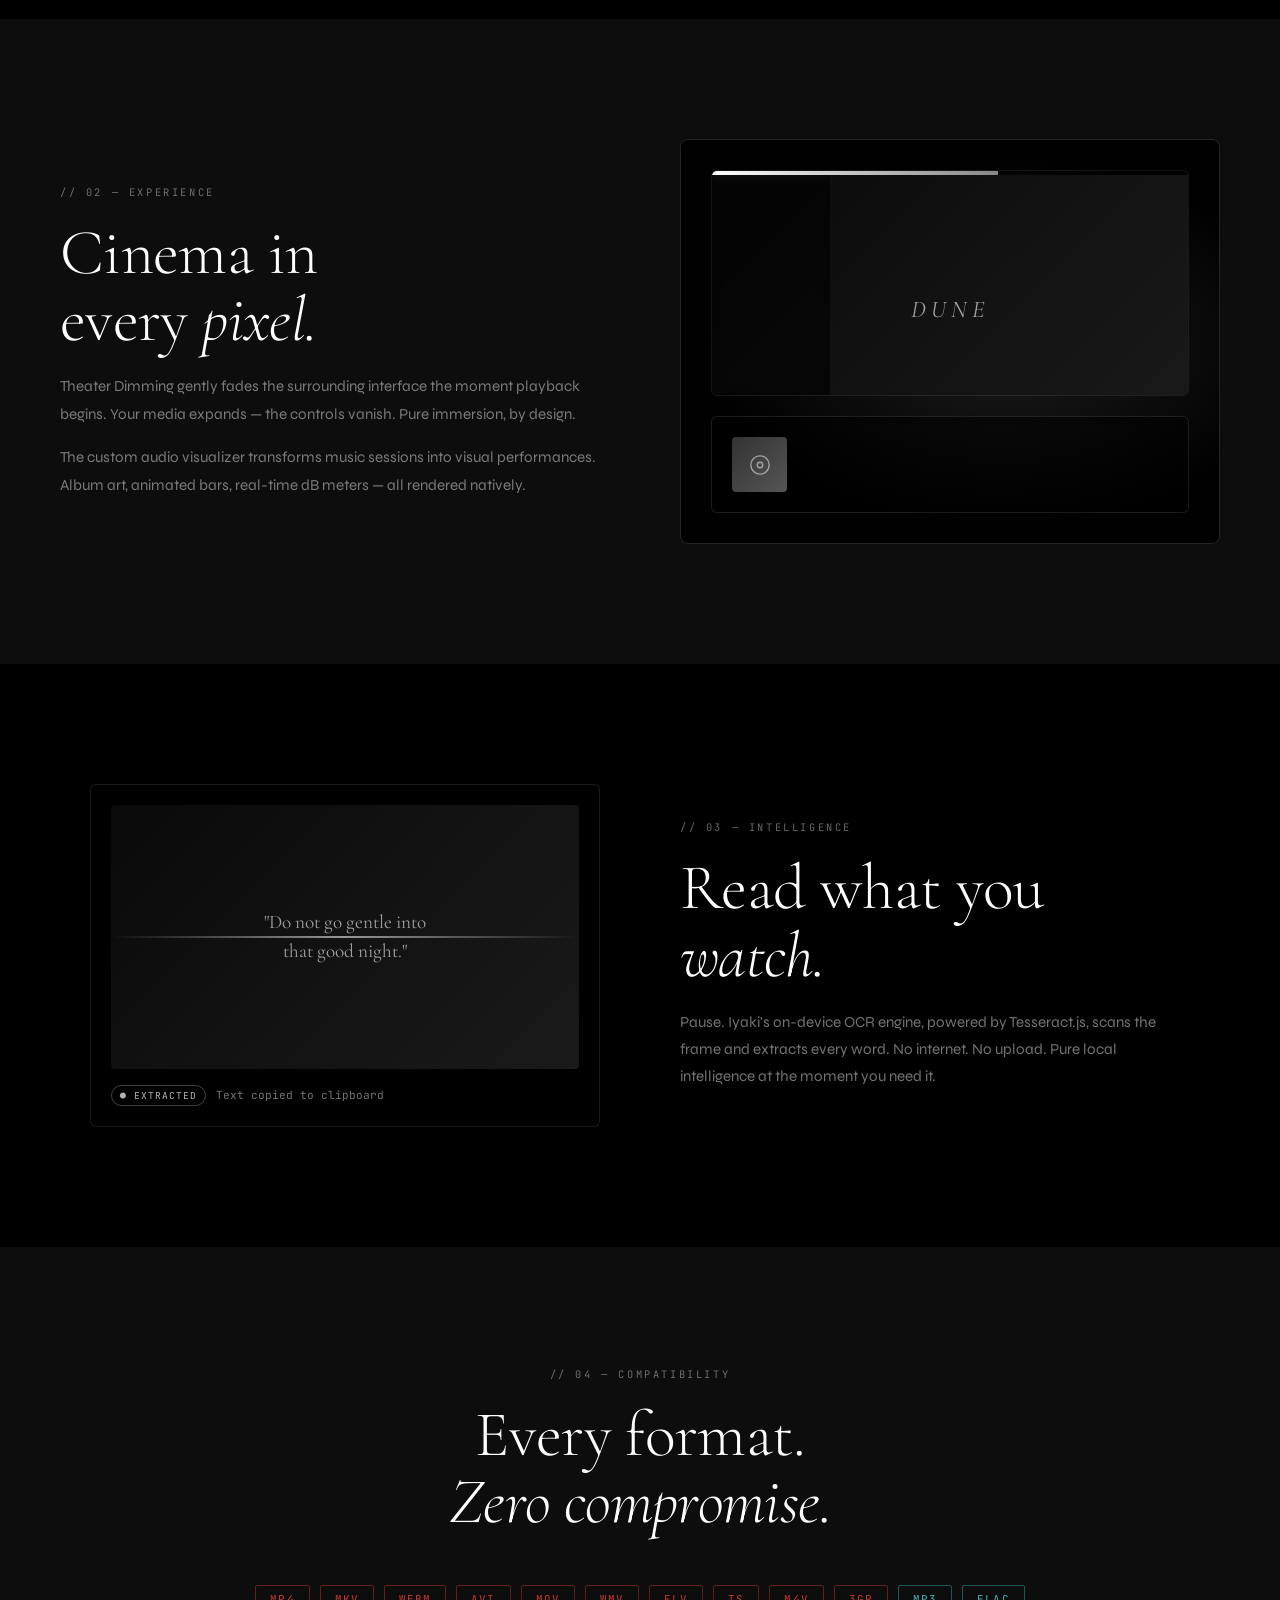
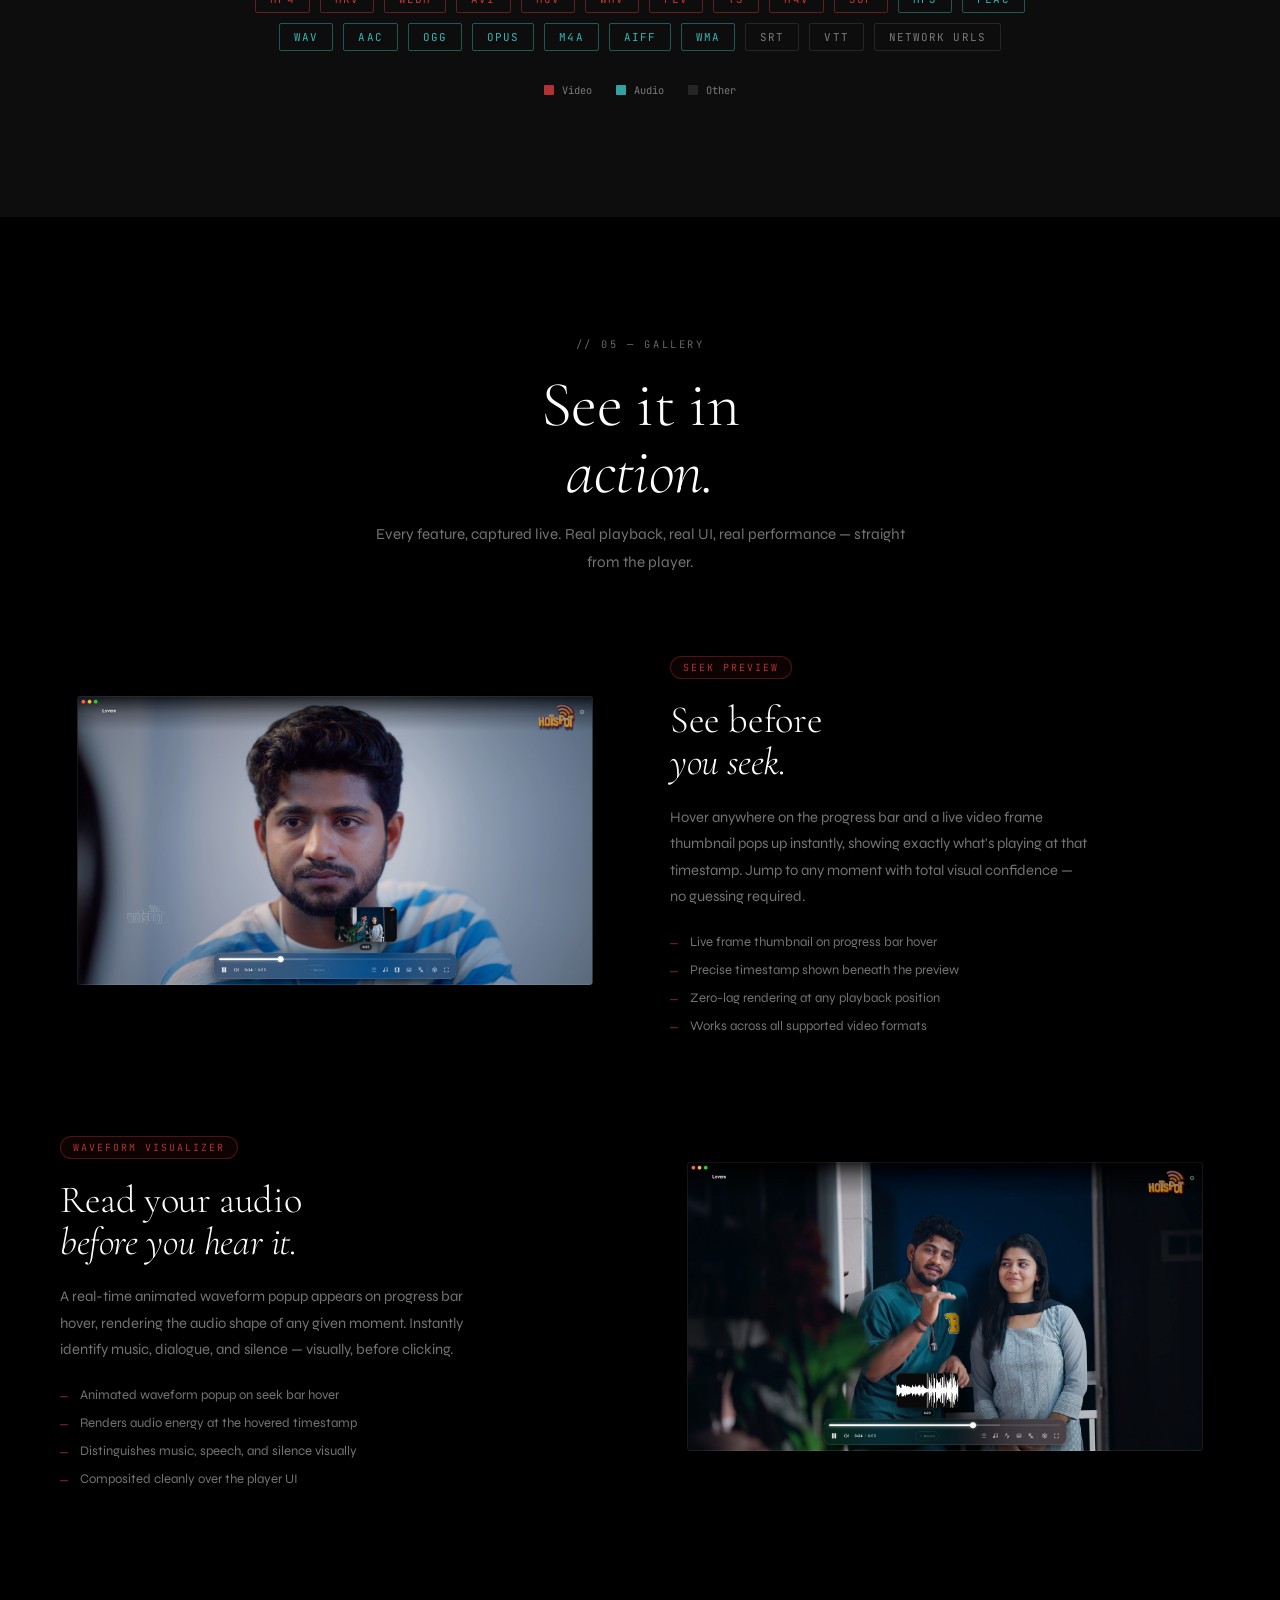
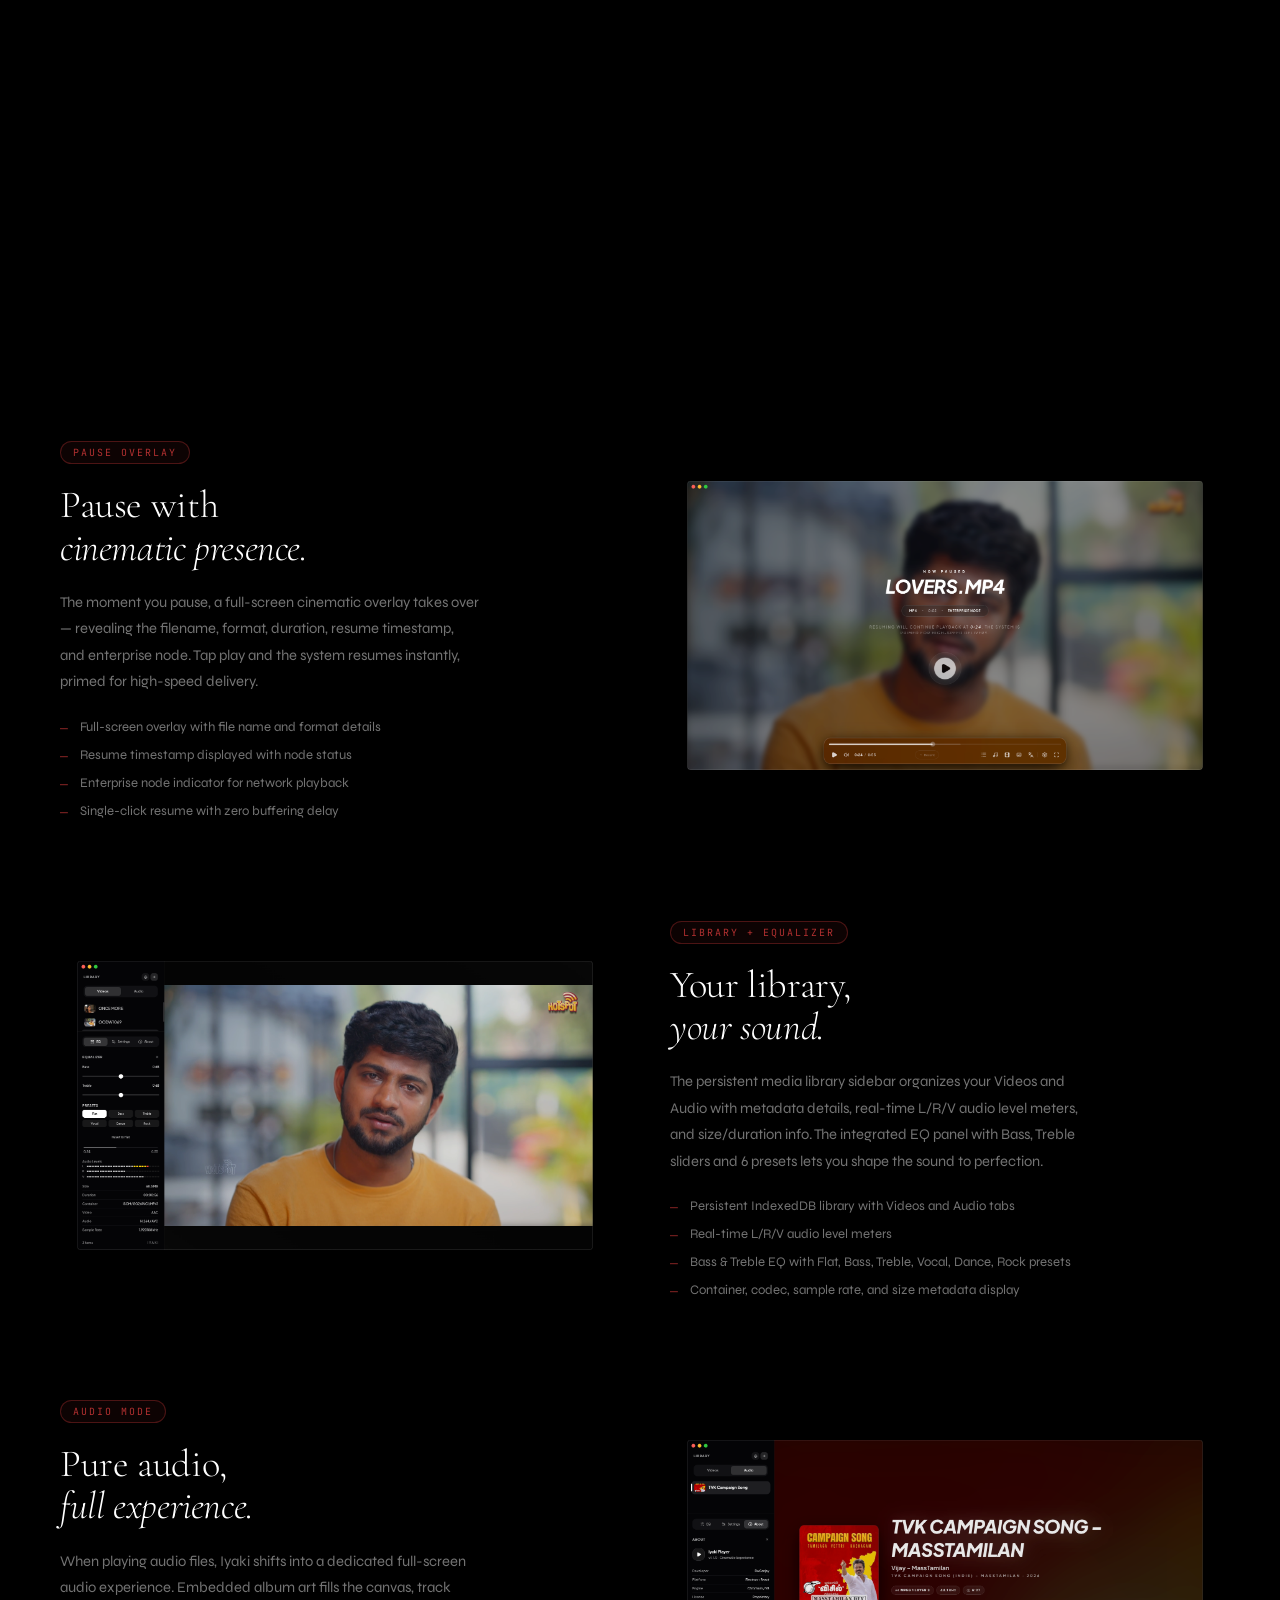
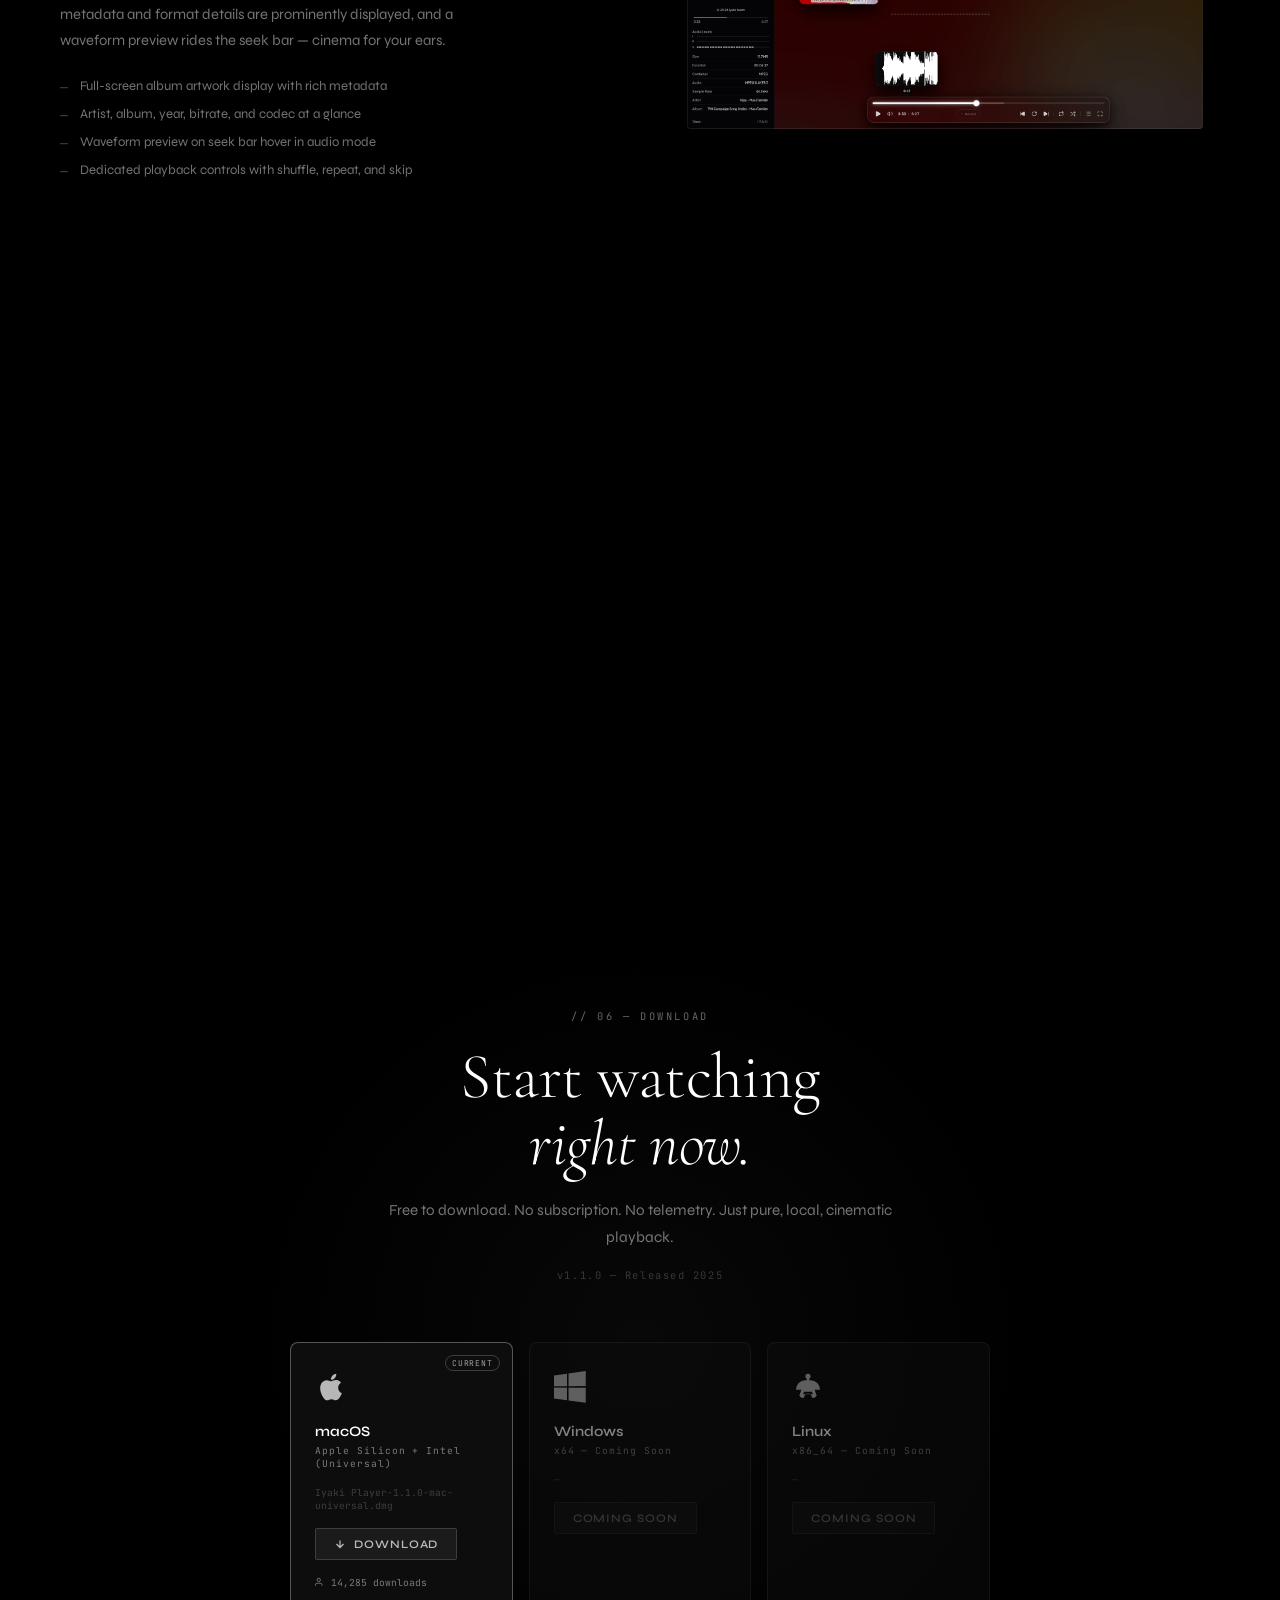
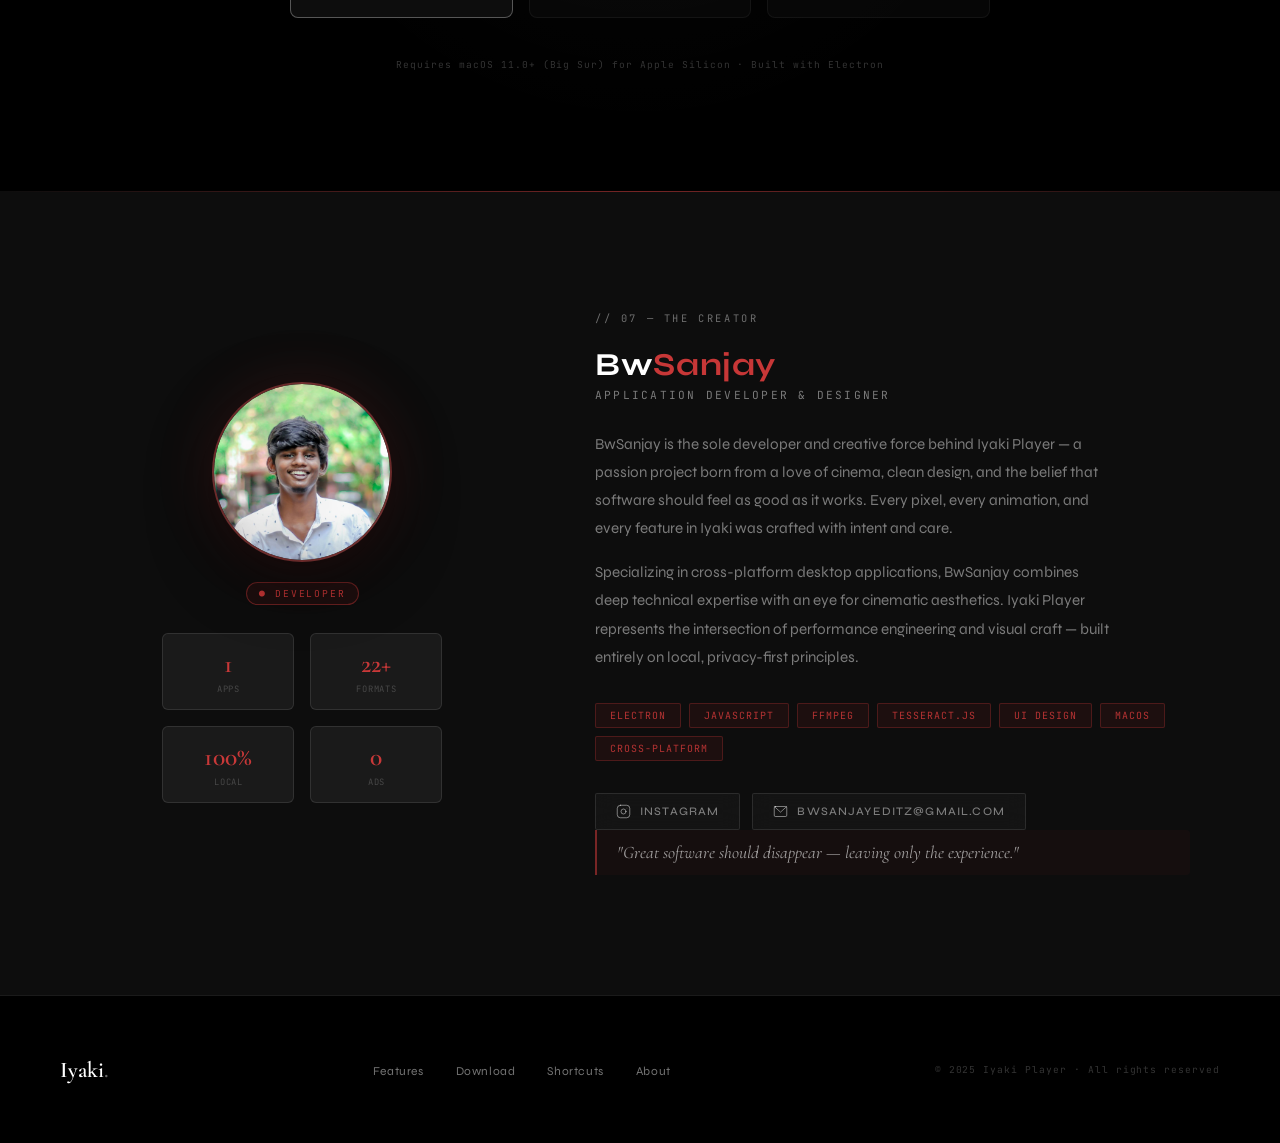
<file: index_v9.html>
<!DOCTYPE html>
<html lang="en">

<head>
  <meta charset="UTF-8">
  <meta name="viewport" content="width=device-width, initial-scale=1.0">
  <title>Iyaki Player — Cinematic Media Experience</title>
  <link rel="preconnect" href="https://fonts.googleapis.com">
  <link
    href="https://fonts.googleapis.com/css2?family=Cormorant+Garamond:ital,wght@0,300;0,400;0,600;1,300;1,400&family=Syne:wght@400;500;600;700;800&family=JetBrains+Mono:wght@300;400&display=swap"
    rel="stylesheet">
  <link rel="stylesheet" href="style.css">
</head>

<body>

  <!-- CURSOR -->
  <div class="cursor" id="cursor"></div>
  <div class="cursor-ring" id="cursorRing"></div>

  <!-- NAV -->
  <nav id="navbar">
    <a href="#" class="nav-logo"><img src="IYAKKI C LOGO CROP VERSION 01.png" width="100" height="25"
        alt="Iyaki Logo" /></a>
    <ul class="nav-links">
      <li><a href="#features">Features</a></li>
      <li><a href="#cinematic">Experience</a></li>
      <li><a href="#formats">Formats</a></li>
      <li><a href="#screenshots">Gallery</a></li>
      <li><a href="#shortcuts">Shortcuts</a></li>
      <li><a href="#about">About</a></li>
    </ul>
    <a href="#download" class="nav-cta">Download</a>
  </nav>

  <!-- HERO -->
  <section id="hero">
    <div class="orb orb-1"></div>
    <div class="orb orb-2"></div>
    <div class="orb orb-3"></div>

    <div class="hero-eyebrow">— Cinematic Media Experience</div>
    <h1 class="hero-title">
      <em>Iyaki</em> Player
      <span class="line-2">Where every frame becomes art</span>
    </h1>
    <p class="hero-sub">
      A feature-rich, cinematic media player built for immersive playback.
      Universal format support, on-device intelligence, and a theater-grade experience.
    </p>
    <div class="hero-actions">
      <a href="#download" class="btn-primary">
        <svg width="14" height="14" viewBox="0 0 24 24" fill="none" stroke="currentColor" stroke-width="2.5">
          <path d="M12 5v14M5 12l7 7 7-7" />
        </svg>
        Download Free
      </a>
      <a href="#features" class="btn-secondary">
        Explore Features
        <svg width="14" height="14" viewBox="0 0 24 24" fill="none" stroke="currentColor" stroke-width="2.5">
          <path d="M5 12h14M12 5l7 7-7 7" />
        </svg>
      </a>
    </div>

    <!-- PLAYER MOCKUP -->
    <div class="hero-player">
      <div class="player-shell">
        <div class="player-titlebar">
          <div class="dot dot-r"></div>
          <div class="dot dot-y"></div>
          <div class="dot dot-g"></div>
          <span class="player-filename">Interstellar.2014.mkv — Iyaki Player</span>
        </div>
        <div class="player-screen">
          <div class="player-scene">
            <div class="scene-glow"></div>
            <div class="sidebar-dim"></div>
            <div class="scene-title-card">
              <h3>Interstellar</h3>
              <p>&#9654; 1:24:36 — Theater Mode Active</p>
            </div>
            <!-- Visualizer bars at bottom -->
            <div class="visualizer">
              <div class="v-bar" style="--dur:0.5s;--h:8px"></div>
              <div class="v-bar" style="--dur:0.7s;--h:22px"></div>
              <div class="v-bar" style="--dur:0.4s;--h:14px"></div>
              <div class="v-bar" style="--dur:0.9s;--h:30px"></div>
              <div class="v-bar" style="--dur:0.6s;--h:18px"></div>
              <div class="v-bar" style="--dur:0.8s;--h:25px"></div>
              <div class="v-bar" style="--dur:0.5s;--h:12px"></div>
              <div class="v-bar" style="--dur:0.7s;--h:20px"></div>
              <div class="v-bar" style="--dur:0.4s;--h:15px"></div>
              <div class="v-bar" style="--dur:0.6s;--h:28px"></div>
              <div class="v-bar" style="--dur:0.9s;--h:10px"></div>
              <div class="v-bar" style="--dur:0.5s;--h:22px"></div>
            </div>
          </div>
        </div>
        <div class="player-controls">
          <div class="progress-track">
            <div class="progress-fill"></div>
          </div>
          <div class="ctrl-row">
            <div class="ctrl-btns">
              <!-- Skip Back -->
              <span class="ctrl-icon">
                <svg viewBox="0 0 24 24">
                  <path d="M19 20L9 12l10-8v16z" />
                  <line x1="5" y1="4" x2="5" y2="20" stroke-width="2" stroke="currentColor" />
                </svg>
              </span>
              <!-- Play -->
              <div class="ctrl-play">
                <svg viewBox="0 0 24 24" fill="#000">
                  <polygon points="5,3 19,12 5,21" />
                </svg>
              </div>
              <!-- Skip Forward -->
              <span class="ctrl-icon">
                <svg viewBox="0 0 24 24">
                  <path d="M5 4l10 8-10 8V4z" />
                  <line x1="19" y1="4" x2="19" y2="20" stroke-width="2" stroke="currentColor" />
                </svg>
              </span>
              <span class="ctrl-time">1:24:36 / 2:49:17</span>
            </div>
            <div class="ctrl-right">
              <div class="level-meters">
                <div class="meter-channel">
                  <div class="meter-label">L</div>
                  <div class="meter-bar">
                    <div class="meter-fill meter-fill-l"></div>
                  </div>
                </div>
                <div class="meter-channel">
                  <div class="meter-label">R</div>
                  <div class="meter-bar">
                    <div class="meter-fill meter-fill-r"></div>
                  </div>
                </div>
              </div>
              <div class="vol-bar">
                <div class="vol-fill"></div>
              </div>
              <!-- Volume icon -->
              <span class="ctrl-icon active">
                <svg viewBox="0 0 24 24">
                  <polygon points="11,5 6,9 2,9 2,15 6,15 11,19" />
                  <path d="M15.54 8.46a5 5 0 0 1 0 7.07" />
                  <path d="M19.07 4.93a10 10 0 0 1 0 14.14" />
                </svg>
              </span>
              <span class="badge-pill">1.0x</span>
              <span class="badge-pill">Sub</span>
              <!-- Fullscreen icon -->
              <span class="ctrl-icon">
                <svg viewBox="0 0 24 24">
                  <path
                    d="M8 3H5a2 2 0 0 0-2 2v3m18 0V5a2 2 0 0 0-2-2h-3m0 18h3a2 2 0 0 0 2-2v-3M3 16v3a2 2 0 0 0 2 2h3" />
                </svg>
              </span>
            </div>
          </div>
        </div>
      </div>
    </div>
  </section>

  <!-- MARQUEE -->
  <div class="marquee-section">
    <div class="marquee-track">
      <span class="marquee-item"><span>&#9654;</span>MP4 &nbsp;·&nbsp; MKV &nbsp;·&nbsp; WebM &nbsp;·&nbsp; AVI
        &nbsp;·&nbsp; MOV &nbsp;·&nbsp; MP3 &nbsp;·&nbsp; FLAC &nbsp;·&nbsp; WAV &nbsp;·&nbsp; AAC &nbsp;·&nbsp; OPUS
        &nbsp;·&nbsp; OGG &nbsp;·&nbsp; Theater Dimming &nbsp;·&nbsp; OCR Engine &nbsp;·&nbsp; Subtitle Engine
        &nbsp;·&nbsp; Multi-Track Audio &nbsp;·&nbsp; Audio Visualizer &nbsp;·&nbsp; Seek Thumbnail Preview
        &nbsp;·&nbsp; Waveform Visualizer &nbsp;·&nbsp; Recent Files Panel &nbsp;·&nbsp; Audio Mode &nbsp;·&nbsp; Pause
        Overlay &nbsp;·&nbsp;</span>
      <span class="marquee-item"><span>&#9654;</span>MP4 &nbsp;·&nbsp; MKV &nbsp;·&nbsp; WebM &nbsp;·&nbsp; AVI
        &nbsp;·&nbsp; MOV &nbsp;·&nbsp; MP3 &nbsp;·&nbsp; FLAC &nbsp;·&nbsp; WAV &nbsp;·&nbsp; AAC &nbsp;·&nbsp; OPUS
        &nbsp;·&nbsp; OGG &nbsp;·&nbsp; Theater Dimming &nbsp;·&nbsp; OCR Engine &nbsp;·&nbsp; Subtitle Engine
        &nbsp;·&nbsp; Multi-Track Audio &nbsp;·&nbsp; Audio Visualizer &nbsp;·&nbsp; Seek Thumbnail Preview
        &nbsp;·&nbsp; Waveform Visualizer &nbsp;·&nbsp; Recent Files Panel &nbsp;·&nbsp; Audio Mode &nbsp;·&nbsp; Pause
        Overlay &nbsp;·&nbsp;</span>
    </div>
  </div>

  <!-- FEATURES -->
  <section id="features">
    <div class="features-header reveal">
      <div class="section-label">// 01 — Capabilities</div>
      <h2 class="section-title">Built for<br><em>every frame,</em><br>every format.</h2>
    </div>
    <div class="features-grid">
      <!-- 01 Universal Formats — film icon -->
      <div class="feat-card reveal" style="transition-delay:0.1s">
        <span class="feat-num">01</span>
        <span class="feat-icon">
          <svg viewBox="0 0 24 24">
            <rect x="2" y="2" width="20" height="20" rx="2" />
            <line x1="7" y1="2" x2="7" y2="22" />
            <line x1="17" y1="2" x2="17" y2="22" />
            <line x1="2" y1="12" x2="22" y2="12" />
            <line x1="2" y1="7" x2="7" y2="7" />
            <line x1="17" y1="7" x2="22" y2="7" />
            <line x1="17" y1="17" x2="22" y2="17" />
            <line x1="2" y1="17" x2="7" y2="17" />
          </svg>
        </span>
        <div class="feat-title">Universal Formats</div>
        <p class="feat-desc">MP4, MKV, WebM, AVI, MOV, MP3, FLAC, WAV, AAC and dozens more. Play any file without
          conversion or codec hunting.</p>
      </div>
      <!-- 02 OCR — scan icon -->
      <div class="feat-card reveal" style="transition-delay:0.15s">
        <span class="feat-num">02</span>
        <span class="feat-icon">
          <svg viewBox="0 0 24 24">
            <path d="M3 7V5a2 2 0 0 1 2-2h2" />
            <path d="M17 3h2a2 2 0 0 1 2 2v2" />
            <path d="M21 17v2a2 2 0 0 1-2 2h-2" />
            <path d="M7 21H5a2 2 0 0 1-2-2v-2" />
            <line x1="3" y1="12" x2="21" y2="12" />
          </svg>
        </span>
        <div class="feat-title">On-Device OCR</div>
        <p class="feat-desc">Powered by Tesseract.js. Pause on any frame, extract and copy text directly from video in
          seconds.</p>
      </div>
      <!-- 03 Theater Dimming — moon icon -->
      <div class="feat-card reveal" style="transition-delay:0.2s">
        <span class="feat-num">03</span>
        <span class="feat-icon">
          <svg viewBox="0 0 24 24">
            <path d="M21 12.79A9 9 0 1 1 11.21 3 7 7 0 0 0 21 12.79z" />
          </svg>
        </span>
        <div class="feat-title">Theater Dimming</div>
        <p class="feat-desc">Immersive mode dims the entire surrounding UI after a short delay. Pure cinematic focus,
          zero distractions.</p>
      </div>
      <!-- 04 Audio Equalizer & Visualizer — activity bars icon -->
      <div class="feat-card reveal" style="transition-delay:0.25s">
        <span class="feat-num">04</span>
        <span class="feat-icon">
          <svg viewBox="0 0 24 24">
            <line x1="22" y1="12" x2="18" y2="12" />
            <line x1="6" y1="12" x2="2" y2="12" />
            <line x1="12" y1="2" x2="12" y2="6" />
            <line x1="12" y1="18" x2="12" y2="22" />
            <polyline points="20 6 16 10" />
            <polyline points="8 14 4 18" />
            <polyline points="4 6 8 10" />
            <polyline points="16 14 20 18" />
          </svg>
        </span>
        <div class="feat-title">Audio Equalizer &amp; Vis</div>
        <p class="feat-desc">Studio-grade EQ with 6 presets (Flat, Bass, Treble, Vocal, Dance, Rock) and Bass/Treble
          adjustments, alongside a dynamic level visualizer.</p>
      </div>
      <!-- 05 Subtitle Engine — message square icon -->
      <div class="feat-card reveal" style="transition-delay:0.3s">
        <span class="feat-num">05</span>
        <span class="feat-icon">
          <svg viewBox="0 0 24 24">
            <path d="M21 15a2 2 0 0 1-2 2H7l-4 4V5a2 2 0 0 1 2-2h14a2 2 0 0 1 2 2z" />
          </svg>
        </span>
        <div class="feat-title">Subtitle Engine</div>
        <p class="feat-desc">Custom SRT and VTT rendering. Auto-convert subtitles, adjust size, color, background, and
          drop-shadows.</p>
      </div>
      <!-- 06 Live Video Tuning — sliders icon -->
      <div class="feat-card reveal" style="transition-delay:0.35s">
        <span class="feat-num">06</span>
        <span class="feat-icon">
          <svg viewBox="0 0 24 24">
            <line x1="4" y1="21" x2="4" y2="14" />
            <line x1="4" y1="10" x2="4" y2="3" />
            <line x1="12" y1="21" x2="12" y2="12" />
            <line x1="12" y1="8" x2="12" y2="3" />
            <line x1="20" y1="21" x2="20" y2="16" />
            <line x1="20" y1="12" x2="20" y2="3" />
            <line x1="1" y1="14" x2="7" y2="14" />
            <line x1="9" y1="8" x2="15" y2="8" />
            <line x1="17" y1="16" x2="23" y2="16" />
          </svg>
        </span>
        <div class="feat-title">Live Video Tuning</div>
        <p class="feat-desc">Calibrate brightness, contrast, saturation, and subtitle sync in real-time, sorted inside
          Tuning, Playback, and Engine settings tabs.</p>
      </div>
      <!-- 07 Persistent Library — database icon -->
      <div class="feat-card reveal" style="transition-delay:0.4s">
        <span class="feat-num">07</span>
        <span class="feat-icon">
          <svg viewBox="0 0 24 24">
            <ellipse cx="12" cy="5" rx="9" ry="3" />
            <path d="M21 12c0 1.66-4 3-9 3s-9-1.34-9-3" />
            <path d="M3 5v14c0 1.66 4 3 9 3s9-1.34 9-3V5" />
          </svg>
        </span>
        <div class="feat-title">Persistent Library</div>
        <p class="feat-desc">IndexedDB library with Videos/Audio tabs, size, duration, container details, and real-time
          L/R/V audio level meters.</p>
      </div>
      <!-- 08 Multi-Track Audio — layers icon -->
      <div class="feat-card reveal" style="transition-delay:0.45s">
        <span class="feat-num">08</span>
        <span class="feat-icon">
          <svg viewBox="0 0 24 24">
            <polygon points="12 2 2 7 12 12 22 7 12 2" />
            <polyline points="2 17 12 22 22 17" />
            <polyline points="2 12 12 17 22 12" />
          </svg>
        </span>
        <div class="feat-title">Multi-Track Audio</div>
        <p class="feat-desc">Switch between multiple embedded audio tracks, commentary channels, and primary streams
          with a single-click selection popup.</p>
      </div>
      <!-- 09 Network Streams — wifi icon -->
      <div class="feat-card reveal" style="transition-delay:0.5s">
        <span class="feat-num">09</span>
        <span class="feat-icon">
          <svg viewBox="0 0 24 24">
            <path d="M5 12.55a11 11 0 0 1 14.08 0" />
            <path d="M1.42 9a16 16 0 0 1 21.16 0" />
            <path d="M8.53 16.11a6 6 0 0 1 6.95 0" />
            <line x1="12" y1="20" x2="12.01" y2="20" />
          </svg>
        </span>
        <div class="feat-title">Network Streams</div>
        <p class="feat-desc">Stream media directly from URLs. Local files or network sources — Iyaki handles them all
          seamlessly.</p>
      </div>
      <!-- 10 Seek Thumbnail Preview -->
      <div class="feat-card reveal" style="transition-delay:0.55s">
        <span class="feat-num">10</span>
        <span class="feat-icon">
          <svg viewBox="0 0 24 24">
            <rect x="2" y="3" width="20" height="14" rx="2" />
            <path d="M8 21h8M12 17v4" />
            <polyline points="10 9 8 11 10 13" />
            <polyline points="14 9 16 11 14 13" />
          </svg>
        </span>
        <div class="feat-title">Seek Thumbnail Preview</div>
        <p class="feat-desc">Hover over the progress bar to see a live video frame preview at that exact timestamp. Jump
          to any moment with total visual confidence.</p>
      </div>
      <!-- 11 Waveform Visualizer -->
      <div class="feat-card reveal" style="transition-delay:0.6s">
        <span class="feat-num">11</span>
        <span class="feat-icon">
          <svg viewBox="0 0 24 24">
            <polyline points="2 12 5 5 8 15 11 9 14 18 17 7 20 12 22 12" stroke-linecap="round"
              stroke-linejoin="round" />
          </svg>
        </span>
        <div class="feat-title">Waveform Visualizer</div>
        <p class="feat-desc">A real-time audio waveform popup appears on progress bar hover, rendering the audio shape
          of any moment. Read your media before you hear it.</p>
      </div>
      <!-- 12 Recent Files Panel -->
      <div class="feat-card reveal" style="transition-delay:0.65s">
        <span class="feat-num">12</span>
        <span class="feat-icon">
          <svg viewBox="0 0 24 24">
            <circle cx="12" cy="12" r="10" />
            <polyline points="12 6 12 12 16 14" />
          </svg>
        </span>
        <div class="feat-title">Recent Files Panel</div>
        <p class="feat-desc">The floating Recent panel shows your last played Videos and Audio with thumbnail previews,
          duration badges, and one-click resume — right inside the player.</p>
      </div>
      <!-- 13 Pause Overlay -->
      <div class="feat-card reveal" style="transition-delay:0.7s">
        <span class="feat-num">13</span>
        <span class="feat-icon">
          <svg viewBox="0 0 24 24">
            <rect x="6" y="4" width="4" height="16" rx="1" />
            <rect x="14" y="4" width="4" height="16" rx="1" />
          </svg>
        </span>
        <div class="feat-title">Cinematic Pause Overlay</div>
        <p class="feat-desc">On pause, a full-screen overlay reveals the filename, format, duration, and enterprise node
          info — then resumes instantly with a single click.</p>
      </div>
      <!-- 14 Audio Mode -->
      <div class="feat-card reveal" style="transition-delay:0.75s">
        <span class="feat-num">14</span>
        <span class="feat-icon">
          <svg viewBox="0 0 24 24">
            <circle cx="12" cy="12" r="10" />
            <circle cx="12" cy="12" r="3" fill="currentColor" opacity="0.4" />
            <path d="M12 2v4M12 18v4M2 12h4M18 12h4" stroke-width="1.5" />
          </svg>
        </span>
        <div class="feat-title">Audio Mode & Album Art</div>
        <p class="feat-desc">Pure audio playback with embedded album artwork, track metadata, waveform preview, format
          details, and a dedicated full-screen audio experience.</p>
      </div>
    </div>
  </section>

  <!-- CINEMATIC EXPERIENCE -->
  <section id="cinematic">
    <div class="cinematic-inner">
      <div class="reveal-left">
        <div class="section-label">// 02 — Experience</div>
        <h2 class="section-title">Cinema in<br>every <em>pixel.</em></h2>
        <p class="section-body">Theater Dimming gently fades the surrounding interface the moment playback begins. Your
          media expands — the controls vanish. Pure immersion, by design.</p>
        <p class="section-body" style="margin-top:16px">The custom audio visualizer transforms music sessions into
          visual performances. Album art, animated bars, real-time dB meters — all rendered natively.</p>
      </div>
      <div class="reveal-right">
        <div class="cinematic-visual">
          <div class="cv-bg"></div>
          <div class="cv-content">
            <div class="dim-demo">
              <div class="dim-bar active"></div>
              <div class="dim-main">
                <div class="sidebar-dim"></div>
                <span class="theater-text">Dune</span>
              </div>
              <div class="dim-bar"></div>
            </div>
            <div class="visualizer-demo">
              <div class="album-art">
                <svg viewBox="0 0 24 24">
                  <circle cx="12" cy="12" r="10" />
                  <circle cx="12" cy="12" r="3" />
                </svg>
              </div>
              <div class="vis-bars">
                <div class="vis-b" style="--vd:0.4s;--vh:90%"></div>
                <div class="vis-b" style="--vd:0.6s;--vh:40%"></div>
                <div class="vis-b" style="--vd:0.5s;--vh:75%"></div>
                <div class="vis-b" style="--vd:0.8s;--vh:55%"></div>
                <div class="vis-b" style="--vd:0.45s;--vh:85%"></div>
                <div class="vis-b" style="--vd:0.7s;--vh:45%"></div>
                <div class="vis-b" style="--vd:0.55s;--vh:70%"></div>
                <div class="vis-b" style="--vd:0.65s;--vh:60%"></div>
                <div class="vis-b" style="--vd:0.4s;--vh:95%"></div>
                <div class="vis-b" style="--vd:0.75s;--vh:35%"></div>
                <div class="vis-b" style="--vd:0.5s;--vh:80%"></div>
                <div class="vis-b" style="--vd:0.85s;--vh:50%"></div>
              </div>
            </div>
          </div>
        </div>
      </div>
    </div>
  </section>

  <!-- OCR SECTION -->
  <section id="ocr" style="background:var(--color-surface)">
    <div style="max-width:1100px;margin:0 auto;display:grid;grid-template-columns:1fr 1fr;gap:80px;align-items:center"
      class="cinematic-inner">
      <div class="reveal-left">
        <div class="ocr-demo">
          <div class="ocr-frame">
            <div class="ocr-scan-line"></div>
            <div class="ocr-text-block">
              <p>"Do not go gentle into<br>that good night."</p>
            </div>
          </div>
          <div class="ocr-result">
            <span class="ocr-badge">&#9679; Extracted</span>
            <span class="ocr-text-out">Text copied to clipboard</span>
          </div>
        </div>
      </div>
      <div class="reveal-right">
        <div class="section-label">// 03 — Intelligence</div>
        <h2 class="section-title">Read what you<br><em>watch.</em></h2>
        <p class="section-body">Pause. Iyaki's on-device OCR engine, powered by Tesseract.js, scans the frame and
          extracts every word. No internet. No upload. Pure local intelligence at the moment you need it.</p>
      </div>
    </div>
  </section>

  <!-- FORMATS -->
  <section id="formats">
    <div class="reveal">
      <div class="section-label" style="text-align:center">// 04 — Compatibility</div>
      <h2 class="section-title" style="text-align:center">Every format.<br><em>Zero compromise.</em></h2>
    </div>
    <div class="format-cloud reveal">
      <span class="fmt-tag video">MP4</span>
      <span class="fmt-tag video">MKV</span>
      <span class="fmt-tag video">WebM</span>
      <span class="fmt-tag video">AVI</span>
      <span class="fmt-tag video">MOV</span>
      <span class="fmt-tag video">WMV</span>
      <span class="fmt-tag video">FLV</span>
      <span class="fmt-tag video">TS</span>
      <span class="fmt-tag video">M4V</span>
      <span class="fmt-tag video">3GP</span>
      <span class="fmt-tag audio">MP3</span>
      <span class="fmt-tag audio">FLAC</span>
      <span class="fmt-tag audio">WAV</span>
      <span class="fmt-tag audio">AAC</span>
      <span class="fmt-tag audio">OGG</span>
      <span class="fmt-tag audio">OPUS</span>
      <span class="fmt-tag audio">M4A</span>
      <span class="fmt-tag audio">AIFF</span>
      <span class="fmt-tag audio">WMA</span>
      <span class="fmt-tag">SRT</span>
      <span class="fmt-tag">VTT</span>
      <span class="fmt-tag">Network URLs</span>
    </div>
    <div style="display:flex;gap:24px;justify-content:center;margin-top:32px" class="reveal">
      <div
        style="display:flex;align-items:center;gap:8px;font-family:var(--font-mono);font-size:0.65rem;color:var(--color-text-muted)">
        <span style="width:10px;height:10px;background:rgba(220,60,60,0.8);display:block;border-radius:1px"></span>Video
      </div>
      <div
        style="display:flex;align-items:center;gap:8px;font-family:var(--font-mono);font-size:0.65rem;color:var(--color-text-muted)">
        <span
          style="width:10px;height:10px;background:rgba(60,200,200,0.8);display:block;border-radius:1px"></span>Audio
      </div>
      <div
        style="display:flex;align-items:center;gap:8px;font-family:var(--font-mono);font-size:0.65rem;color:var(--color-text-muted)">
        <span
          style="width:10px;height:10px;background:rgba(255,255,255,0.1);display:block;border-radius:1px"></span>Other
      </div>
    </div>
  </section>


  <!-- SCREENSHOTS -->
  <section id="screenshots">
    <div class="screenshots-header reveal">
      <div class="section-label">// 05 — Gallery</div>
      <h2 class="section-title">See it in<br><em>action.</em></h2>
      <p class="section-body" style="margin-top:16px;max-width:560px;margin-left:auto;margin-right:auto">Every feature,
        captured live. Real playback, real UI, real performance — straight from the player.</p>
    </div>

    <!-- Screenshot 1: Seek Thumbnail Preview -->
    <div class="screenshot-block reveal">
      <div class="ss-img-wrap">
        <img src="Screenshot_2026-05-25_at_1_25_00_PM.png" alt="Iyaki Player — Seek Thumbnail Preview" loading="lazy">
      </div>
      <div class="ss-content">
        <span class="ss-tag">Seek Preview</span>
        <h3 class="ss-title">See before<br><em>you seek.</em></h3>
        <p class="ss-desc">Hover anywhere on the progress bar and a live video frame thumbnail pops up instantly,
          showing exactly what's playing at that timestamp. Jump to any moment with total visual confidence — no
          guessing required.</p>
        <div class="ss-features">
          <div class="ss-feat-item">Live frame thumbnail on progress bar hover</div>
          <div class="ss-feat-item">Precise timestamp shown beneath the preview</div>
          <div class="ss-feat-item">Zero-lag rendering at any playback position</div>
          <div class="ss-feat-item">Works across all supported video formats</div>
        </div>
      </div>
    </div>

    <!-- Screenshot 2: Waveform Visualizer -->
    <div class="screenshot-block reverse reveal">
      <div class="ss-img-wrap">
        <img src="Screenshot_2026-05-25_at_1_25_19_PM.png" alt="Iyaki Player — Waveform Visualizer" loading="lazy">
      </div>
      <div class="ss-content">
        <span class="ss-tag">Waveform Visualizer</span>
        <h3 class="ss-title">Read your audio<br><em>before you hear it.</em></h3>
        <p class="ss-desc">A real-time animated waveform popup appears on progress bar hover, rendering the audio shape
          of any given moment. Instantly identify music, dialogue, and silence — visually, before clicking.</p>
        <div class="ss-features">
          <div class="ss-feat-item">Animated waveform popup on seek bar hover</div>
          <div class="ss-feat-item">Renders audio energy at the hovered timestamp</div>
          <div class="ss-feat-item">Distinguishes music, speech, and silence visually</div>
          <div class="ss-feat-item">Composited cleanly over the player UI</div>
        </div>
      </div>
    </div>

    <!-- Screenshot 3: Recent Files Panel -->
    <div class="screenshot-block reveal">
      <div class="ss-img-wrap">
        <img src="Screenshot_2026-05-25_at_1_25_30_PM.png" alt="Iyaki Player — Recent Files Panel" loading="lazy">
      </div>
      <div class="ss-content">
        <span class="ss-tag">Recent Files</span>
        <h3 class="ss-title">Resume instantly,<br><em>never lose your place.</em></h3>
        <p class="ss-desc">The floating Recent Files panel surfaces your last-played Videos and Audio right inside the
          player window. Thumbnail previews, duration badges, and one-click resume — no file browser needed.</p>
        <div class="ss-features">
          <div class="ss-feat-item">Videos and Audio tabs within the floating panel</div>
          <div class="ss-feat-item">Thumbnail previews with duration badges for each file</div>
          <div class="ss-feat-item">One-click resume at your last playback position</div>
          <div class="ss-feat-item">Clear history button for a fresh start</div>
        </div>
      </div>
    </div>

    <!-- Screenshot 4: Cinematic Pause Overlay -->
    <div class="screenshot-block reverse reveal">
      <div class="ss-img-wrap">
        <img src="Screenshot_2026-05-25_at_1_25_53_PM.png" alt="Iyaki Player — Cinematic Pause Overlay" loading="lazy">
      </div>
      <div class="ss-content">
        <span class="ss-tag">Pause Overlay</span>
        <h3 class="ss-title">Pause with<br><em>cinematic presence.</em></h3>
        <p class="ss-desc">The moment you pause, a full-screen cinematic overlay takes over — revealing the filename,
          format, duration, resume timestamp, and enterprise node. Tap play and the system resumes instantly, primed for
          high-speed delivery.</p>
        <div class="ss-features">
          <div class="ss-feat-item">Full-screen overlay with file name and format details</div>
          <div class="ss-feat-item">Resume timestamp displayed with node status</div>
          <div class="ss-feat-item">Enterprise node indicator for network playback</div>
          <div class="ss-feat-item">Single-click resume with zero buffering delay</div>
        </div>
      </div>
    </div>

    <!-- Screenshot 5: Library Sidebar & Equalizer -->
    <div class="screenshot-block reveal">
      <div class="ss-img-wrap">
        <img src="Screenshot_2026-05-25_at_1_26_28_PM.png" alt="Iyaki Player — Library Sidebar and Equalizer"
          loading="lazy">
      </div>
      <div class="ss-content">
        <span class="ss-tag">Library + Equalizer</span>
        <h3 class="ss-title">Your library,<br><em>your sound.</em></h3>
        <p class="ss-desc">The persistent media library sidebar organizes your Videos and Audio with metadata details,
          real-time L/R/V audio level meters, and size/duration info. The integrated EQ panel with Bass, Treble sliders
          and 6 presets lets you shape the sound to perfection.</p>
        <div class="ss-features">
          <div class="ss-feat-item">Persistent IndexedDB library with Videos and Audio tabs</div>
          <div class="ss-feat-item">Real-time L/R/V audio level meters</div>
          <div class="ss-feat-item">Bass &amp; Treble EQ with Flat, Bass, Treble, Vocal, Dance, Rock presets</div>
          <div class="ss-feat-item">Container, codec, sample rate, and size metadata display</div>
        </div>
      </div>
    </div>

    <!-- Screenshot 6: Audio Mode & Album Art -->
    <div class="screenshot-block reverse reveal">
      <div class="ss-img-wrap">
        <img src="Screenshot_2026-05-25_at_1_26_50_PM.png" alt="Iyaki Player — Audio Mode and Album Art" loading="lazy">
      </div>
      <div class="ss-content">
        <span class="ss-tag">Audio Mode</span>
        <h3 class="ss-title">Pure audio,<br><em>full experience.</em></h3>
        <p class="ss-desc">When playing audio files, Iyaki shifts into a dedicated full-screen audio experience.
          Embedded album art fills the canvas, track metadata and format details are prominently displayed, and a
          waveform preview rides the seek bar — cinema for your ears.</p>
        <div class="ss-features">
          <div class="ss-feat-item">Full-screen album artwork display with rich metadata</div>
          <div class="ss-feat-item">Artist, album, year, bitrate, and codec at a glance</div>
          <div class="ss-feat-item">Waveform preview on seek bar hover in audio mode</div>
          <div class="ss-feat-item">Dedicated playback controls with shuffle, repeat, and skip</div>
        </div>
      </div>
    </div>

  </section>

  <!-- SHORTCUTS -->
  <section id="shortcuts">
    <div class="shortcuts-inner">
      <div class="reveal-left">
        <div class="section-label">// 05 — Control</div>
        <h2 class="section-title">Every key,<br><em>a command.</em></h2>
        <p class="section-body">Iyaki is built for those who prefer their hands on the keyboard. A comprehensive
          shortcut system means you never leave the flow of watching.</p>
      </div>
      <div class="reveal-right">
        <div class="shortcut-grid">
          <div class="sc-item"><span class="kbd">Space</span><span class="sc-label">Play / Pause</span></div>
          <div class="sc-item"><span class="kbd">F</span><span class="sc-label">Fullscreen</span></div>
          <div class="sc-item"><span class="kbd">M</span><span class="sc-label">Mute</span></div>
          <div class="sc-item"><span class="kbd">&#8592;&#8594;</span><span class="sc-label">Seek ±10s</span></div>
          <div class="sc-item"><span class="kbd">&#8593;&#8595;</span><span class="sc-label">Volume</span></div>
          <div class="sc-item"><span class="kbd">C</span><span class="sc-label">Subtitles</span></div>
          <div class="sc-item"><span class="kbd">A</span><span class="sc-label">Audio Track</span></div>
          <div class="sc-item"><span class="kbd">S</span><span class="sc-label">Settings</span></div>
          <div class="sc-item"><span class="kbd">I</span><span class="sc-label">Metadata</span></div>
          <div class="sc-item"><span class="kbd">J / L</span><span class="sc-label">Seek ±10s</span></div>
          <div class="sc-item"><span class="kbd">K</span><span class="sc-label">Play / Pause</span></div>
          <div class="sc-item"><span class="kbd">&lt; / &gt;</span><span class="sc-label">Speed</span></div>
        </div>
      </div>
    </div>
  </section>

  <!-- DOWNLOAD -->
  <section id="download">
    <div class="dl-inner">
      <div class="reveal">
        <div class="section-label" style="text-align:center">// 06 — Download</div>
        <h2 class="section-title">Start watching<br><em>right now.</em></h2>
        <p class="section-body" style="margin:20px auto 0;text-align:center">Free to download. No subscription. No
          telemetry. Just pure, local, cinematic playback.</p>
        <div class="dl-version">v1.1.0 — Released 2025</div>
      </div>
      <div class="dl-cards reveal">
        <!-- macOS -->
        <a href="https://drive.google.com/file/d/1_M7YtXngbz-gMQ_tMtHM_SiSPdTSvbXK/view?usp=sharing" target="_blank" rel="noopener"
          class="dl-card featured" id="mac-download-link">
          <span class="dl-os-icon">
            <!-- Apple logo SVG -->
            <svg viewBox="0 0 24 24" xmlns="http://www.w3.org/2000/svg" fill="currentColor">
              <path
                d="M18.71 19.5c-.83 1.24-1.71 2.45-3.05 2.47-1.34.03-1.77-.79-3.29-.79-1.53 0-2 .77-3.27.82-1.31.05-2.3-1.32-3.14-2.53C4.25 17 2.94 12.45 4.7 9.39c.87-1.52 2.43-2.48 4.12-2.51 1.28-.02 2.5.87 3.29.87.78 0 2.26-1.07 3.8-.91.65.03 2.47.26 3.64 1.98-.09.06-2.17 1.28-2.15 3.81.03 3.02 2.65 4.03 2.68 4.04-.03.07-.42 1.44-1.38 2.83M13 3.5c.73-.83 1.94-1.46 2.94-1.5.13 1.17-.34 2.35-1.04 3.19-.69.85-1.83 1.51-2.95 1.42-.15-1.15.41-2.35 1.05-3.11z" />
            </svg>
          </span>
          <div class="dl-os-name">macOS</div>
          <div class="dl-os-arch">Apple Silicon + Intel (Universal)</div>
          <div class="dl-size">Iyaki Player-1.1.0-mac-universal.dmg</div>
          <div class="dl-btn">
            <svg width="12" height="12" viewBox="0 0 24 24" fill="none" stroke="currentColor" stroke-width="2.5">
              <path d="M12 5v14M5 12l7 7 7-7" />
            </svg>
            Download
          </div>
          <div class="dl-count">
            <svg width="10" height="10" viewBox="0 0 24 24" fill="none" stroke="currentColor" stroke-width="2">
              <path d="M17 21v-2a4 4 0 0 0-4-4H5a4 4 0 0 0-4 4v2" />
              <circle cx="9" cy="7" r="4" />
            </svg>
            <span id="mac-dl-count">14,248</span> downloads
          </div>
        </a>
        <!-- Windows -->
        <div class="dl-card" style="opacity:0.5">
          <span class="dl-os-icon">
            <!-- Windows logo -->
            <svg viewBox="0 0 88 88" xmlns="http://www.w3.org/2000/svg">
              <path
                d="M0 12.402l35.687-4.86.016 34.423-35.67.203zm35.67 33.529l.028 34.453L.028 75.48.026 45.7zm4.326-39.025L87.314 0v41.527l-47.318.376zm47.329 39.349l-.011 41.34-47.318-6.678-.066-34.739z" />
            </svg>
          </span>
          <div class="dl-os-name">Windows</div>
          <div class="dl-os-arch">x64 — Coming Soon</div>
          <div class="dl-size">—</div>
          <div class="dl-btn" style="opacity:0.5">Coming Soon</div>
        </div>
        <!-- Linux -->
        <div class="dl-card" style="opacity:0.5">
          <span class="dl-os-icon">
            <!-- Linux Tux-style simplified icon -->
            <svg viewBox="0 0 24 24" fill="currentColor" xmlns="http://www.w3.org/2000/svg">
              <path
                d="M12 2a2 2 0 0 1 2 2c0 .74-.4 1.39-1 1.73V7h1a7 7 0 0 1 7 7H3a7 7 0 0 1 7-7h1V5.73c-.6-.34-1-.99-1-1.73a2 2 0 0 1 2-2M7 14l-1.5 4.5L7 20h2l1-3H14l1 3h2l1.5-1.5L17 14H7m2 1.5h6l.5 2H8.5l.5-2z" />
            </svg>
          </span>
          <div class="dl-os-name">Linux</div>
          <div class="dl-os-arch">x86_64 — Coming Soon</div>
          <div class="dl-size">—</div>
          <div class="dl-btn" style="opacity:0.5">Coming Soon</div>
        </div>
      </div>
      <div class="reveal" style="margin-top:40px">
        <p style="font-family:var(--font-mono);font-size:0.6rem;color:var(--color-text-dim);letter-spacing:0.1em">
          Requires macOS 11.0+ (Big Sur) for Apple Silicon · Built with Electron</p>
      </div>
    </div>
  </section>


  <!-- ABOUT / DEVELOPER -->
  <section id="about">
    <div class="about-inner">
      <div class="about-avatar-wrap reveal">
        <div class="about-avatar">
          <img
            src="[data-uri]"
            alt="BwSanjay" style="width:100%;height:100%;object-fit:cover;border-radius:50%;display:block;" />
        </div>
        <div class="dev-badge">&#9679; Developer</div>
        <div class="about-stats">
          <div class="about-stat">
            <div class="about-stat-num">1</div>
            <div class="about-stat-label">Apps</div>
          </div>
          <div class="about-stat">
            <div class="about-stat-num">22+</div>
            <div class="about-stat-label">Formats</div>
          </div>
          <div class="about-stat">
            <div class="about-stat-num">100%</div>
            <div class="about-stat-label">Local</div>
          </div>
          <div class="about-stat">
            <div class="about-stat-num">0</div>
            <div class="about-stat-label">Ads</div>
          </div>
        </div>
      </div>
      <div class="about-content reveal-right">
        <div class="section-label">// 07 — The Creator</div>
        <div class="about-name">Bw<span>Sanjay</span></div>
        <div class="about-role">Application Developer &amp; Designer</div>
        <p class="about-bio">
          BwSanjay is the sole developer and creative force behind Iyaki Player — a passion project born from a love of
          cinema, clean design, and the belief that software should feel as good as it works. Every pixel, every
          animation, and every feature in Iyaki was crafted with intent and care.
        </p>
        <p class="about-bio" style="margin-top:-16px">
          Specializing in cross-platform desktop applications, BwSanjay combines deep technical expertise with an eye
          for cinematic aesthetics. Iyaki Player represents the intersection of performance engineering and visual craft
          — built entirely on local, privacy-first principles.
        </p>
        <div class="about-skills">
          <span class="about-skill-tag">Electron</span>
          <span class="about-skill-tag">JavaScript</span>
          <span class="about-skill-tag">FFmpeg</span>
          <span class="about-skill-tag">Tesseract.js</span>
          <span class="about-skill-tag">UI Design</span>
          <span class="about-skill-tag">macOS</span>
          <span class="about-skill-tag">Cross-Platform</span>
        </div>
        <div class="about-socials">
          <!-- Instagram -->
          <a href="https://www.instagram.com/bwsanjay_" target="_blank" rel="noopener"
            class="about-social-link instagram">
            <svg viewBox="0 0 24 24" fill="none" stroke="currentColor" stroke-width="1.6" stroke-linecap="round"
              stroke-linejoin="round">
              <rect x="2" y="2" width="20" height="20" rx="5" ry="5" />
              <circle cx="12" cy="12" r="4" />
              <circle cx="17.5" cy="6.5" r="0.7" fill="currentColor" stroke="none" />
            </svg>
            Instagram
          </a>
          <!-- Mail -->
          <a href="mailto:bwsanjayeditz@gmail.com" class="about-social-link mail">
            <svg viewBox="0 0 24 24" fill="none" stroke="currentColor" stroke-width="1.6" stroke-linecap="round"
              stroke-linejoin="round">
              <rect x="2" y="4" width="20" height="16" rx="2" />
              <polyline points="2,4 12,13 22,4" />
            </svg>
            bwsanjayeditz@gmail.com
          </a>
        </div>
        <div class="about-quote">
          "Great software should disappear — leaving only the experience."
        </div>
      </div>
    </div>
  </section>

  <!-- FOOTER -->
  <footer>
    <div class="footer-logo">Iyaki<span>.</span></div>
    <ul class="footer-links">
      <li><a href="#features">Features</a></li>
      <li><a href="#download">Download</a></li>
      <li><a href="#shortcuts">Shortcuts</a></li>
      <li><a href="#about">About</a></li>
    </ul>
    <div class="footer-copy">© 2025 Iyaki Player · All rights reserved</div>
  </footer>

  <script src="script.js" defer></script>
</body>

</html>
</file>
<file: style.css>
:root {
      --color-surface: #000000;
      --color-surface-2: #0d0d0d;
      --color-surface-3: #1a1a1a;
      --color-accent: #ffffff;
      --color-accent-warm: #cccccc;
      --color-text: #ffffff;
      --color-text-muted: rgba(255, 255, 255, 0.45);
      --color-text-dim: rgba(255, 255, 255, 0.2);
      --color-glass: rgba(0, 0, 0, 0.4);
      --color-glass-border: rgba(255, 255, 255, 0.1);
      --font-display: 'Cormorant Garamond', serif;
      --font-ui: 'Syne', sans-serif;
      --font-mono: 'JetBrains Mono', monospace;
    }

    *,
    *::before,
    *::after {
      box-sizing: border-box;
      margin: 0;
      padding: 0;
    }

    html {
      scroll-behavior: smooth;
    }

    body {
      background: var(--color-surface);
      color: var(--color-text);
      font-family: var(--font-ui);
      overflow-x: hidden;
      cursor: none;
    }

    /* CUSTOM CURSOR */
    .cursor {
      position: fixed;
      top: 0;
      left: 0;
      width: 10px;
      height: 10px;
      background: var(--color-accent);
      border-radius: 50%;
      pointer-events: none;
      z-index: 9999;
      transition: transform 0.15s ease, background 0.3s;
      transform: translate(-50%, -50%);
    }

    .cursor-ring {
      position: fixed;
      top: 0;
      left: 0;
      width: 36px;
      height: 36px;
      border: 1px solid rgba(255, 255, 255, 0.4);
      border-radius: 50%;
      pointer-events: none;
      z-index: 9998;
      transform: translate(-50%, -50%);
      transition: transform 0.35s cubic-bezier(0.25, 0.46, 0.45, 0.94), width 0.3s, height 0.3s, border-color 0.3s;
    }

    body:has(a:hover) .cursor-ring,
    body:has(button:hover) .cursor-ring {
      width: 60px;
      height: 60px;
      border-color: rgba(255, 255, 255, 0.7);
    }

    /* NOISE OVERLAY */
    body::before {
      content: '';
      position: fixed;
      inset: 0;
      background-image: url("data:image/svg+xml,%3Csvg viewBox='0 0 200 200' xmlns='http://www.w3.org/2000/svg'%3E%3Cfilter id='noise'%3E%3CfeTurbulence type='fractalNoise' baseFrequency='0.9' numOctaves='4' stitchTiles='stitch'/%3E%3C/filter%3E%3Crect width='100%25' height='100%25' filter='url(%23noise)' opacity='0.04'/%3E%3C/svg%3E");
      pointer-events: none;
      z-index: 1000;
      opacity: 0.4;
    }

    /* SCROLLBAR */
    ::-webkit-scrollbar {
      width: 3px;
    }

    ::-webkit-scrollbar-track {
      background: var(--color-surface);
    }

    ::-webkit-scrollbar-thumb {
      background: rgba(255, 255, 255, 0.3);
      border-radius: 2px;
    }

    /* ===== NAV ===== */
    nav {
      position: fixed;
      top: 0;
      left: 0;
      right: 0;
      z-index: 100;
      padding: 24px 60px;
      display: flex;
      align-items: center;
      justify-content: space-between;
      backdrop-filter: blur(20px);
      background: rgba(0, 0, 0, 0.7);
      border-bottom: 1px solid var(--color-glass-border);
      transition: padding 0.4s ease;
    }

    nav.scrolled {
      padding: 16px 60px;
    }

    .nav-logo {
      font-family: var(--font-display);
      font-size: 0.1rem;
      font-weight: 600;
      letter-spacing: 0.02em;
      color: var(--color-text);
      text-decoration: none;

    }

    .nav-logo span {
      color: rgba(255, 255, 255, 0.5);
    }

    .nav-links {
      display: flex;
      gap: 40px;
      list-style: none;
    }

    .nav-links a {
      color: var(--color-text-muted);
      text-decoration: none;
      font-size: 0.78rem;
      font-weight: 500;
      letter-spacing: 0.12em;
      text-transform: uppercase;
      transition: color 0.25s;
      position: relative;
    }

    .nav-links a::after {
      content: '';
      position: absolute;
      bottom: -3px;
      left: 0;
      right: 100%;
      height: 1px;
      background: var(--color-accent);
      transition: right 0.3s ease;
    }

    .nav-links a:hover {
      color: var(--color-text);
    }

    .nav-links a:hover::after {
      right: 0;
    }

    .nav-cta {
      padding: 9px 24px;
      background: var(--color-accent);
      color: var(--color-surface);
      border: none;
      border-radius: 2px;
      font-family: var(--font-ui);
      font-size: 0.75rem;
      font-weight: 700;
      letter-spacing: 0.1em;
      text-transform: uppercase;
      cursor: none;
      transition: background 0.25s, transform 0.2s;
      text-decoration: none;
    }

    .nav-cta:hover {
      background: #cccccc;
      transform: translateY(-1px);
    }

    /* ===== HERO ===== */
    #hero {
      min-height: 100vh;
      display: flex;
      flex-direction: column;
      align-items: center;
      justify-content: center;
      position: relative;
      overflow: hidden;
      padding: 120px 40px 80px;
      text-align: center;
    }

    /* Cinematic grid lines */
    #hero::before {
      content: '';
      position: absolute;
      inset: 0;
      background-image:
        linear-gradient(rgba(255, 255, 255, 0.03) 1px, transparent 1px),
        linear-gradient(90deg, rgba(255, 255, 255, 0.03) 1px, transparent 1px);
      background-size: 80px 80px;
      pointer-events: none;
    }

    /* Glow orbs — white/grey only */
    .orb {
      position: absolute;
      border-radius: 50%;
      pointer-events: none;
      filter: blur(80px);
      opacity: 0.08;
      animation: orbFloat 8s ease-in-out infinite;
    }

    .orb-1 {
      width: 600px;
      height: 600px;
      background: #ffffff;
      top: -200px;
      left: -200px;
      animation-delay: 0s;
    }

    .orb-2 {
      width: 400px;
      height: 400px;
      background: #888888;
      bottom: -100px;
      right: -100px;
      animation-delay: -3s;
    }

    .orb-3 {
      width: 300px;
      height: 300px;
      background: #aaaaaa;
      top: 40%;
      left: 50%;
      transform: translate(-50%, -50%);
      animation-delay: -5s;
      opacity: 0.05;
    }

    @keyframes orbFloat {

      0%,
      100% {
        transform: translate(0, 0) scale(1);
      }

      33% {
        transform: translate(20px, -30px) scale(1.05);
      }

      66% {
        transform: translate(-15px, 20px) scale(0.97);
      }
    }

    .hero-eyebrow {
      font-family: var(--font-mono);
      font-size: 0.7rem;
      letter-spacing: 0.25em;
      color: rgba(255, 255, 255, 0.5);
      text-transform: uppercase;
      margin-bottom: 28px;
      opacity: 0;
      transform: translateY(20px);
      animation: fadeUp 0.8s ease forwards 0.3s;
    }

    .hero-title {
      font-family: var(--font-display);
      font-size: clamp(4rem, 10vw, 9rem);
      font-weight: 300;
      line-height: 0.9;
      letter-spacing: -0.02em;
      margin-bottom: 12px;
      opacity: 0;
      transform: translateY(30px);
      animation: fadeUp 1s ease forwards 0.5s;
    }

    .hero-title em {
      font-style: italic;
      color: var(--color-text);
    }

    .hero-title .line-2 {
      display: block;
      font-weight: 600;
      letter-spacing: 0.05em;
      font-size: 0.55em;
      text-transform: uppercase;
      font-family: var(--font-ui);
      color: var(--color-text-muted);
      margin-top: 10px;
    }

    .hero-sub {
      font-size: 1rem;
      color: var(--color-text-muted);
      max-width: 480px;
      line-height: 1.7;
      margin: 32px auto 52px;
      opacity: 0;
      transform: translateY(20px);
      animation: fadeUp 0.8s ease forwards 0.8s;
      font-weight: 400;
    }

    .hero-actions {
      display: flex;
      gap: 16px;
      justify-content: center;
      flex-wrap: wrap;
      opacity: 0;
      transform: translateY(20px);
      animation: fadeUp 0.8s ease forwards 1s;
    }

    .btn-primary {
      display: inline-flex;
      align-items: center;
      gap: 10px;
      padding: 14px 36px;
      background: var(--color-accent);
      color: var(--color-surface);
      border: none;
      border-radius: 2px;
      font-family: var(--font-ui);
      font-size: 0.8rem;
      font-weight: 700;
      letter-spacing: 0.08em;
      text-transform: uppercase;
      text-decoration: none;
      cursor: none;
      transition: background 0.25s, transform 0.2s, box-shadow 0.3s;
      box-shadow: 0 0 40px rgba(255, 255, 255, 0.15);
    }

    .btn-primary:hover {
      background: #e0e0e0;
      transform: translateY(-2px);
      box-shadow: 0 8px 50px rgba(255, 255, 255, 0.25);
    }

    .btn-secondary {
      display: inline-flex;
      align-items: center;
      gap: 10px;
      padding: 13px 36px;
      background: transparent;
      color: var(--color-text);
      border: 1px solid var(--color-glass-border);
      border-radius: 2px;
      font-family: var(--font-ui);
      font-size: 0.8rem;
      font-weight: 500;
      letter-spacing: 0.08em;
      text-transform: uppercase;
      text-decoration: none;
      cursor: none;
      transition: border-color 0.25s, transform 0.2s, background 0.25s;
      backdrop-filter: blur(10px);
    }

    .btn-secondary:hover {
      border-color: rgba(255, 255, 255, 0.5);
      background: rgba(255, 255, 255, 0.05);
      transform: translateY(-2px);
    }

    /* Player mockup */
    .hero-player {
      margin-top: 80px;
      width: 100%;
      max-width: 900px;
      position: relative;
      opacity: 0;
      transform: translateY(40px) scale(0.96);
      animation: fadeUp 1.2s ease forwards 1.2s;
    }

    .player-shell {
      background: var(--color-surface-3);
      border: 1px solid var(--color-glass-border);
      border-radius: 12px;
      overflow: hidden;
      box-shadow: 0 40px 120px rgba(0, 0, 0, 0.8), 0 0 0 1px rgba(255, 255, 255, 0.05);
    }

    .player-titlebar {
      background: rgba(0, 0, 0, 0.5);
      padding: 12px 18px;
      display: flex;
      align-items: center;
      gap: 8px;
      border-bottom: 1px solid var(--color-glass-border);
    }

    .dot {
      width: 12px;
      height: 12px;
      border-radius: 50%;
    }

    .dot-r {
      background: #ff5f57;
    }

    .dot-y {
      background: #ffbd2e;
    }

    .dot-g {
      background: #28c941;
    }

    .player-filename {
      margin-left: 12px;
      font-family: var(--font-mono);
      font-size: 0.65rem;
      color: var(--color-text-muted);
      letter-spacing: 0.05em;
    }

    .player-screen {
      aspect-ratio: 16/9;
      background: #050507;
      position: relative;
      overflow: hidden;
    }

    /* Cinematic scan lines */
    .player-screen::before {
      content: '';
      position: absolute;
      inset: 0;
      background: repeating-linear-gradient(0deg, transparent, transparent 2px, rgba(0, 0, 0, 0.08) 2px, rgba(0, 0, 0, 0.08) 4px);
      pointer-events: none;
      z-index: 2;
    }

    /* Film grain */
    .player-screen::after {
      content: '';
      position: absolute;
      inset: -50%;
      background-image: url("data:image/svg+xml,%3Csvg viewBox='0 0 512 512' xmlns='http://www.w3.org/2000/svg'%3E%3Cfilter id='grain'%3E%3CfeTurbulence type='turbulence' baseFrequency='0.75' numOctaves='4' stitchTiles='stitch'/%3E%3C/filter%3E%3Crect width='100%25' height='100%25' filter='url(%23grain)' opacity='0.08'/%3E%3C/svg%3E");
      pointer-events: none;
      z-index: 3;
      animation: grain 0.5s steps(1) infinite;
    }

    @keyframes grain {
      0% {
        transform: translate(0, 0);
      }

      20% {
        transform: translate(-3%, -6%);
      }

      40% {
        transform: translate(-6%, 3%);
      }

      60% {
        transform: translate(3%, -4%);
      }

      80% {
        transform: translate(5%, 6%);
      }

      100% {
        transform: translate(-2%, 2%);
      }
    }

    .player-scene {
      position: absolute;
      inset: 0;
      display: flex;
      align-items: center;
      justify-content: center;
      background: radial-gradient(ellipse at 30% 40%, rgba(40, 40, 40, 1) 0%, #050507 70%);
    }

    .scene-glow {
      position: absolute;
      width: 300px;
      height: 200px;
      background: radial-gradient(ellipse, rgba(255, 255, 255, 0.06) 0%, transparent 70%);
      top: 20%;
      left: 15%;
    }

    .scene-title-card {
      text-align: center;
      z-index: 1;
    }

    .scene-title-card h3 {
      font-family: var(--font-display);
      font-size: 2.5rem;
      font-weight: 300;
      letter-spacing: 0.3em;
      text-transform: uppercase;
      color: rgba(255, 255, 255, 0.85);
    }

    .scene-title-card p {
      font-family: var(--font-mono);
      font-size: 0.6rem;
      letter-spacing: 0.2em;
      color: rgba(255, 255, 255, 0.4);
      margin-top: 8px;
      text-transform: uppercase;
    }

    /* Audio bars visualizer */
    .visualizer {
      position: absolute;
      bottom: 60px;
      left: 50%;
      transform: translateX(-50%);
      display: flex;
      gap: 3px;
      align-items: flex-end;
      height: 40px;
      z-index: 4;
    }

    .v-bar {
      width: 3px;
      background: rgba(255, 255, 255, 0.6);
      border-radius: 2px;
      opacity: 0.6;
      animation: barDance var(--dur, 0.8s) ease-in-out infinite alternate;
    }

    @keyframes barDance {
      from {
        height: 4px;
      }

      to {
        height: var(--h, 20px);
      }
    }

    .player-controls {
      background: rgba(0, 0, 0, 0.7);
      backdrop-filter: blur(20px);
      padding: 14px 20px;
      border-top: 1px solid var(--color-glass-border);
    }

    .progress-track {
      height: 3px;
      background: rgba(255, 255, 255, 0.1);
      border-radius: 2px;
      margin-bottom: 12px;
      position: relative;
      overflow: hidden;
    }

    .progress-fill {
      height: 100%;
      width: 38%;
      background: linear-gradient(90deg, #ffffff, #888888);
      border-radius: 2px;
      position: relative;
    }

    .progress-fill::after {
      content: '';
      position: absolute;
      right: -1px;
      top: 50%;
      width: 8px;
      height: 8px;
      background: var(--color-text);
      border-radius: 50%;
      transform: translateY(-50%);
      box-shadow: 0 0 8px rgba(255, 255, 255, 0.8);
    }

    .ctrl-row {
      display: flex;
      align-items: center;
      justify-content: space-between;
    }

    .ctrl-btns {
      display: flex;
      align-items: center;
      gap: 16px;
    }

    .ctrl-icon {
      color: var(--color-text-muted);
      font-size: 0.9rem;
      transition: color 0.2s;
      display: flex;
      align-items: center;
    }

    .ctrl-icon svg {
      width: 16px;
      height: 16px;
      fill: currentColor;
    }

    .ctrl-icon.active {
      color: var(--color-text);
    }

    .ctrl-play {
      width: 34px;
      height: 34px;
      background: #ffffff;
      border-radius: 50%;
      display: flex;
      align-items: center;
      justify-content: center;
      color: var(--color-surface);
      font-size: 0.7rem;
      padding-left: 2px;
    }

    .ctrl-play svg {
      width: 12px;
      height: 12px;
      fill: #000;
    }

    .ctrl-time {
      font-family: var(--font-mono);
      font-size: 0.65rem;
      color: var(--color-text-muted);
      letter-spacing: 0.05em;
    }

    .ctrl-right {
      display: flex;
      align-items: center;
      gap: 16px;
    }

    .vol-bar {
      width: 60px;
      height: 3px;
      background: rgba(255, 255, 255, 0.1);
      border-radius: 2px;
      position: relative;
    }

    .vol-fill {
      height: 100%;
      width: 70%;
      background: rgba(255, 255, 255, 0.6);
      border-radius: 2px;
    }

    .badge-pill {
      font-family: var(--font-mono);
      font-size: 0.55rem;
      letter-spacing: 0.1em;
      color: rgba(255, 255, 255, 0.6);
      border: 1px solid rgba(255, 255, 255, 0.2);
      padding: 2px 6px;
      border-radius: 999px;
      text-transform: uppercase;
    }

    /* Level meters */
    .level-meters {
      display: flex;
      align-items: center;
      gap: 4px;
      margin-right: 4px;
    }

    .meter-channel {
      display: flex;
      flex-direction: column;
      gap: 1px;
    }

    .meter-label {
      font-family: var(--font-mono);
      font-size: 0.5rem;
      color: var(--color-text-dim);
      letter-spacing: 0.05em;
    }

    .meter-bar {
      width: 3px;
      height: 18px;
      background: rgba(255, 255, 255, 0.1);
      border-radius: 1px;
      position: relative;
      overflow: hidden;
    }

    .meter-fill {
      position: absolute;
      bottom: 0;
      width: 100%;
      border-radius: 1px;
      animation: meterPulse 1.2s ease-in-out infinite alternate;
    }

    .meter-fill-l {
      height: 75%;
      background: linear-gradient(to top, #ffffff, #888888);
      animation-delay: 0s;
    }

    .meter-fill-r {
      height: 60%;
      background: linear-gradient(to top, #ffffff, #aaaaaa);
      animation-delay: 0.3s;
    }

    @keyframes meterPulse {
      from {
        height: 40%;
      }

      to {
        height: 85%;
      }
    }

    @keyframes fadeUp {
      to {
        opacity: 1;
        transform: translateY(0) scale(1);
      }
    }

    /* SCROLL REVEAL BASE */
    .reveal {
      opacity: 0;
      transform: translateY(40px);
      transition: opacity 0.8s ease, transform 0.8s ease;
    }

    .reveal.visible {
      opacity: 1;
      transform: translateY(0);
    }

    .reveal-left {
      opacity: 0;
      transform: translateX(-40px);
      transition: opacity 0.8s ease, transform 0.8s ease;
    }

    .reveal-left.visible {
      opacity: 1;
      transform: translateX(0);
    }

    .reveal-right {
      opacity: 0;
      transform: translateX(40px);
      transition: opacity 0.8s ease, transform 0.8s ease;
    }

    .reveal-right.visible {
      opacity: 1;
      transform: translateX(0);
    }

    /* ===== SECTION BASE ===== */
    section {
      padding: 120px 60px;
      position: relative;
    }

    .section-label {
      font-family: var(--font-mono);
      font-size: 0.65rem;
      letter-spacing: 0.25em;
      color: rgba(255, 255, 255, 0.4);
      text-transform: uppercase;
      margin-bottom: 20px;
    }

    .section-title {
      font-family: var(--font-display);
      font-size: clamp(2.5rem, 5vw, 4.5rem);
      font-weight: 300;
      line-height: 1.05;
      letter-spacing: -0.01em;
    }

    .section-title em {
      font-style: italic;
      color: var(--color-accent);
    }

    .section-body {
      color: var(--color-text-muted);
      font-size: 0.95rem;
      line-height: 1.8;
      max-width: 540px;
      margin-top: 20px;
    }

    /* ===== MARQUEE ===== */
    .marquee-section {
      padding: 24px 0;
      overflow: hidden;
      border-top: 1px solid var(--color-glass-border);
      border-bottom: 1px solid var(--color-glass-border);
      background: var(--color-surface-2);
    }

    .marquee-track {
      display: flex;
      gap: 60px;
      animation: marquee 25s linear infinite;
      white-space: nowrap;
    }

    .marquee-track:hover {
      animation-play-state: paused;
    }

    .marquee-item {
      font-family: var(--font-mono);
      font-size: 0.7rem;
      letter-spacing: 0.15em;
      color: var(--color-text-muted);
      text-transform: uppercase;
      flex-shrink: 0;
    }

    .marquee-item span {
      color: rgba(255, 255, 255, 0.6);
      margin-right: 60px;
    }

    @keyframes marquee {
      from {
        transform: translateX(0);
      }

      to {
        transform: translateX(-50%);
      }
    }

    /* ===== FEATURES GRID ===== */
    #features {
      background: var(--color-surface);
    }

    .features-header {
      text-align: center;
      max-width: 700px;
      margin: 0 auto 80px;
    }

    .features-grid {
      display: grid;
      grid-template-columns: repeat(3, 1fr);
      gap: 1px;
      background: var(--color-glass-border);
      border: 1px solid var(--color-glass-border);
      border-radius: 12px;
      overflow: hidden;
      max-width: 1100px;
      margin: 0 auto;
    }

    .feat-card {
      background: var(--color-surface-2);
      padding: 40px 36px;
      position: relative;
      overflow: hidden;
      transition: background 0.3s;
    }

    .feat-card::before {
      content: '';
      position: absolute;
      top: 0;
      left: 0;
      right: 0;
      height: 2px;
      background: linear-gradient(90deg, transparent, rgba(255, 255, 255, 0.4), transparent);
      opacity: 0;
      transition: opacity 0.3s;
    }

    .feat-card:hover {
      background: var(--color-surface-3);
    }

    .feat-card:hover::before {
      opacity: 1;
    }

    .feat-icon {
      margin-bottom: 20px;
      display: block;
      color: rgba(255, 255, 255, 0.7);
    }

    .feat-icon svg {
      width: 28px;
      height: 28px;
      stroke: currentColor;
      fill: none;
      stroke-width: 1.5;
    }

    .feat-num {
      font-family: var(--font-mono);
      font-size: 0.55rem;
      color: var(--color-text-dim);
      letter-spacing: 0.1em;
      position: absolute;
      top: 20px;
      right: 20px;
    }

    .feat-title {
      font-family: var(--font-ui);
      font-size: 0.9rem;
      font-weight: 600;
      letter-spacing: 0.05em;
      margin-bottom: 10px;
      text-transform: uppercase;
    }

    .feat-desc {
      font-size: 0.82rem;
      color: var(--color-text-muted);
      line-height: 1.7;
    }

    /* ===== CINEMATIC SECTION ===== */
    #cinematic {
      background: var(--color-surface-2);
      overflow: hidden;
    }

    .cinematic-inner {
      display: grid;
      grid-template-columns: 1fr 1fr;
      gap: 80px;
      align-items: center;
      max-width: 1200px;
      margin: 0 auto;
    }

    .cinematic-visual {
      position: relative;
      aspect-ratio: 4/3;
      border-radius: 8px;
      overflow: hidden;
      border: 1px solid var(--color-glass-border);
    }

    .cv-bg {
      position: absolute;
      inset: 0;
      background: radial-gradient(ellipse at 60% 50%, rgba(60, 60, 60, 0.3) 0%, rgba(0, 0, 0, 0.95) 65%);
    }

    .cv-content {
      position: absolute;
      inset: 0;
      display: flex;
      flex-direction: column;
      align-items: center;
      justify-content: center;
      gap: 20px;
      padding: 30px;
    }

    .dim-demo {
      width: 100%;
      border-radius: 6px;
      overflow: hidden;
      border: 1px solid rgba(255, 255, 255, 0.08);
      position: relative;
    }

    .dim-bar {
      height: 4px;
      background: rgba(255, 255, 255, 0.05);
      width: 100%;
    }

    .dim-bar.active {
      background: linear-gradient(90deg, #ffffff, #888888);
      width: 60%;
      animation: pulse-glow 2s ease-in-out infinite;
    }

    @keyframes pulse-glow {

      0%,
      100% {
        box-shadow: 0 0 8px rgba(255, 255, 255, 0.3);
      }

      50% {
        box-shadow: 0 0 20px rgba(255, 255, 255, 0.6);
      }
    }

    .dim-main {
      aspect-ratio: 16/9;
      background: linear-gradient(135deg, #0a0a0a, #1a1a1a);
      display: flex;
      align-items: center;
      justify-content: center;
      position: relative;
    }

    .theater-text {
      font-family: var(--font-display);
      font-size: 1.5rem;
      font-style: italic;
      color: rgba(255, 255, 255, 0.6);
      letter-spacing: 0.2em;
      text-transform: uppercase;
    }

    .sidebar-dim {
      position: absolute;
      left: 0;
      top: 0;
      bottom: 0;
      width: 25%;
      background: rgba(0, 0, 0, 0.6);
      backdrop-filter: blur(4px);
      border-right: 1px solid rgba(255, 255, 255, 0.04);
      animation: dimPulse 4s ease-in-out infinite;
    }

    @keyframes dimPulse {

      0%,
      100% {
        opacity: 0.5;
      }

      50% {
        opacity: 0.9;
      }
    }

    /* Visualizer demo */
    .visualizer-demo {
      width: 100%;
      background: rgba(0, 0, 0, 0.5);
      border: 1px solid var(--color-glass-border);
      border-radius: 6px;
      padding: 20px;
      display: flex;
      align-items: center;
      gap: 20px;
    }

    .album-art {
      width: 55px;
      height: 55px;
      background: linear-gradient(135deg, #333333, #555555);
      border-radius: 4px;
      flex-shrink: 0;
      display: flex;
      align-items: center;
      justify-content: center;
      animation: artRotate 8s linear infinite;
      color: rgba(255, 255, 255, 0.5);
    }

    .album-art svg {
      width: 22px;
      height: 22px;
      stroke: currentColor;
      fill: none;
      stroke-width: 1.5;
    }

    @keyframes artRotate {
      from {
        transform: rotate(0deg);
      }

      to {
        transform: rotate(360deg);
      }
    }

    .vis-bars {
      display: flex;
      align-items: flex-end;
      gap: 3px;
      height: 40px;
      flex: 1;
    }

    .vis-b {
      flex: 1;
      background: linear-gradient(to top, rgba(255, 255, 255, 0.8), rgba(255, 255, 255, 0.2));
      border-radius: 2px 2px 0 0;
      animation: visDance var(--vd, 0.6s) ease-in-out infinite alternate;
    }

    @keyframes visDance {
      from {
        height: 20%;
      }

      to {
        height: var(--vh, 80%);
      }
    }

    /* ===== SHORTCUTS ===== */
    #shortcuts {
      background: var(--color-surface);
    }

    .shortcuts-inner {
      max-width: 1100px;
      margin: 0 auto;
      display: grid;
      grid-template-columns: 1fr 1fr;
      gap: 80px;
      align-items: start;
    }

    .shortcut-grid {
      display: grid;
      grid-template-columns: 1fr 1fr;
      gap: 1px;
      background: var(--color-glass-border);
      border: 1px solid var(--color-glass-border);
      border-radius: 8px;
      overflow: hidden;
    }

    .sc-item {
      background: var(--color-surface-2);
      padding: 16px 20px;
      display: flex;
      align-items: center;
      gap: 14px;
      transition: background 0.2s;
    }

    .sc-item:hover {
      background: var(--color-surface-3);
    }

    .kbd {
      font-family: var(--font-mono);
      font-size: 0.65rem;
      background: rgba(255, 255, 255, 0.06);
      border: 1px solid rgba(255, 255, 255, 0.15);
      border-bottom-width: 2px;
      padding: 4px 9px;
      border-radius: 4px;
      color: rgba(255, 255, 255, 0.7);
      letter-spacing: 0.05em;
      min-width: 40px;
      text-align: center;
      flex-shrink: 0;
    }

    .sc-label {
      font-size: 0.78rem;
      color: var(--color-text-muted);
      font-weight: 400;
    }

    /* ===== FORMAT SUPPORT ===== */
    #formats {
      background: var(--color-surface-2);
      text-align: center;
    }

    .format-cloud {
      display: flex;
      flex-wrap: wrap;
      gap: 10px;
      justify-content: center;
      margin-top: 50px;
      max-width: 800px;
      margin-left: auto;
      margin-right: auto;
    }

    .fmt-tag {
      font-family: var(--font-mono);
      font-size: 0.68rem;
      letter-spacing: 0.1em;
      padding: 6px 14px;
      border: 1px solid var(--color-glass-border);
      border-radius: 2px;
      color: var(--color-text-muted);
      text-transform: uppercase;
      transition: border-color 0.2s, color 0.2s, background 0.2s;
      cursor: default;
    }

    .fmt-tag:hover {
      border-color: rgba(255, 255, 255, 0.5);
      color: #ffffff;
      background: rgba(255, 255, 255, 0.05);
    }

    .fmt-tag.video {
      color: rgba(220, 60, 60, 0.9);
      border-color: rgba(220, 60, 60, 0.4);
    }

    .fmt-tag.audio {
      color: rgba(60, 200, 200, 0.9);
      border-color: rgba(60, 200, 200, 0.4);
    }

    /* ===== DOWNLOAD ===== */
    #download {
      background: var(--color-surface);
      text-align: center;
      position: relative;
      overflow: hidden;
    }

    #download::before {
      content: '';
      position: absolute;
      top: 50%;
      left: 50%;
      transform: translate(-50%, -50%);
      width: 800px;
      height: 800px;
      background: radial-gradient(ellipse, rgba(255, 255, 255, 0.03) 0%, transparent 70%);
      pointer-events: none;
    }

    .dl-inner {
      max-width: 700px;
      margin: 0 auto;
      position: relative;
      z-index: 1;
    }

    .dl-version {
      font-family: var(--font-mono);
      font-size: 0.65rem;
      color: var(--color-text-dim);
      letter-spacing: 0.15em;
      margin-top: 16px;
    }

    .dl-cards {
      display: grid;
      grid-template-columns: repeat(3, 1fr);
      gap: 16px;
      margin-top: 60px;
      text-align: left;
    }

    .dl-card {
      background: var(--color-surface-2);
      border: 1px solid var(--color-glass-border);
      border-radius: 8px;
      padding: 28px 24px;
      position: relative;
      overflow: hidden;
      transition: border-color 0.3s, transform 0.2s;
      cursor: none;
      text-decoration: none;
      color: var(--color-text);
      display: block;
    }

    .dl-card::after {
      content: '';
      position: absolute;
      inset: 0;
      background: linear-gradient(135deg, rgba(255, 255, 255, 0.03), transparent);
      opacity: 0;
      transition: opacity 0.3s;
    }

    .dl-card:hover {
      border-color: rgba(255, 255, 255, 0.3);
      transform: translateY(-3px);
    }

    .dl-card:hover::after {
      opacity: 1;
    }

    .dl-card.featured {
      border-color: rgba(255, 255, 255, 0.3);
    }

    .dl-card.featured::before {
      content: 'CURRENT';
      position: absolute;
      top: 12px;
      right: 12px;
      font-family: var(--font-mono);
      font-size: 0.5rem;
      letter-spacing: 0.1em;
      color: rgba(255, 255, 255, 0.6);
      border: 1px solid rgba(255, 255, 255, 0.2);
      padding: 2px 6px;
      border-radius: 999px;
    }

    .dl-os-icon {
      margin-bottom: 16px;
      display: block;
      color: rgba(255, 255, 255, 0.7);
    }

    .dl-os-icon svg {
      width: 32px;
      height: 32px;
      fill: currentColor;
    }

    .dl-os-name {
      font-weight: 600;
      font-size: 0.9rem;
      margin-bottom: 4px;
    }

    .dl-os-arch {
      font-family: var(--font-mono);
      font-size: 0.6rem;
      color: var(--color-text-muted);
      letter-spacing: 0.1em;
    }

    .dl-size {
      font-family: var(--font-mono);
      font-size: 0.6rem;
      color: var(--color-text-dim);
      margin-top: 16px;
    }

    .dl-btn {
      display: inline-flex;
      align-items: center;
      gap: 8px;
      margin-top: 16px;
      padding: 8px 18px;
      background: rgba(255, 255, 255, 0.06);
      border: 1px solid rgba(255, 255, 255, 0.15);
      color: rgba(255, 255, 255, 0.7);
      border-radius: 2px;
      font-family: var(--font-ui);
      font-size: 0.72rem;
      font-weight: 600;
      letter-spacing: 0.08em;
      text-transform: uppercase;
      transition: background 0.25s;
    }

    .dl-card:hover .dl-btn {
      background: rgba(255, 255, 255, 0.12);
    }

    .dl-count {
      font-family: var(--font-mono);
      font-size: 0.6rem;
      color: var(--color-text-muted);
      margin-top: 16px;
      display: flex;
      align-items: center;
      gap: 6px;
      transition: color 0.25s;
    }

    .dl-card:hover .dl-count {
      color: var(--color-text);
    }

    /* ===== FOOTER ===== */
    footer {
      padding: 60px;
      border-top: 1px solid var(--color-glass-border);
      display: flex;
      align-items: center;
      justify-content: space-between;
      flex-wrap: wrap;
      gap: 24px;
    }

    .footer-logo {
      font-family: var(--font-display);
      font-size: 1.4rem;
      font-weight: 600;
    }

    .footer-logo span {
      color: rgba(255, 255, 255, 0.4);
    }

    .footer-copy {
      font-family: var(--font-mono);
      font-size: 0.6rem;
      color: var(--color-text-dim);
      letter-spacing: 0.1em;
    }

    .footer-links {
      display: flex;
      gap: 32px;
      list-style: none;
    }

    .footer-links a {
      font-size: 0.75rem;
      color: var(--color-text-muted);
      text-decoration: none;
      letter-spacing: 0.05em;
      transition: color 0.2s;
    }

    .footer-links a:hover {
      color: #ffffff;
    }

    /* ===== OCR DEMO ===== */
    .ocr-demo {
      background: var(--color-surface);
      border: 1px solid var(--color-glass-border);
      border-radius: 6px;
      padding: 20px;
      position: relative;
    }

    .ocr-frame {
      aspect-ratio: 16/9;
      background: linear-gradient(135deg, #0a0a0a, #1a1a1a);
      border-radius: 4px;
      display: flex;
      align-items: center;
      justify-content: center;
      position: relative;
      overflow: hidden;
      margin-bottom: 16px;
    }

    .ocr-text-block {
      text-align: center;
      padding: 16px;
    }

    .ocr-text-block p {
      font-family: var(--font-display);
      font-size: 1.2rem;
      color: rgba(255, 255, 255, 0.6);
      line-height: 1.5;
    }

    .ocr-scan-line {
      position: absolute;
      left: 0;
      right: 0;
      height: 2px;
      background: linear-gradient(90deg, transparent, rgba(255, 255, 255, 0.7), transparent);
      animation: scanMove 3s ease-in-out infinite;
      opacity: 0.8;
    }

    @keyframes scanMove {
      0% {
        top: 0;
        opacity: 0;
      }

      10% {
        opacity: 1;
      }

      90% {
        opacity: 1;
      }

      100% {
        top: 100%;
        opacity: 0;
      }
    }

    .ocr-result {
      display: flex;
      align-items: center;
      gap: 10px;
    }

    .ocr-badge {
      font-family: var(--font-mono);
      font-size: 0.6rem;
      letter-spacing: 0.1em;
      color: rgba(255, 255, 255, 0.7);
      border: 1px solid rgba(255, 255, 255, 0.25);
      padding: 3px 8px;
      border-radius: 999px;
      text-transform: uppercase;
      animation: blink 1.5s ease-in-out infinite;
    }

    @keyframes blink {
      50% {
        opacity: 0.4;
      }
    }

    .ocr-text-out {
      font-family: var(--font-mono);
      font-size: 0.7rem;
      color: var(--color-text-muted);
    }


    /* ===== ABOUT / DEVELOPER ===== */
    #about {
      background: var(--color-surface-2);
      position: relative;
      overflow: hidden;
    }

    #about::before {
      content: '';
      position: absolute;
      top: 0;
      left: 0;
      right: 0;
      height: 1px;
      background: linear-gradient(90deg, transparent, rgba(220, 60, 60, 0.5), transparent);
    }

    .about-inner {
      max-width: 1100px;
      margin: 0 auto;
      display: grid;
      grid-template-columns: 1fr 1.4fr;
      gap: 80px;
      align-items: center;
    }

    .about-avatar-wrap {
      position: relative;
      display: flex;
      flex-direction: column;
      align-items: center;
      gap: 20px;
    }

    .about-avatar {
      width: 180px;
      height: 180px;
      border-radius: 50%;
      background: linear-gradient(135deg, #1a1a1a, #2a2a2a);
      border: 2px solid rgba(220, 60, 60, 0.4);
      display: flex;
      align-items: center;
      justify-content: center;
      position: relative;
      overflow: hidden;
      box-shadow: 0 0 60px rgba(220, 60, 60, 0.15), 0 20px 60px rgba(0, 0, 0, 0.6);
    }

    .about-avatar::before {
      content: '';
      position: absolute;
      inset: -2px;
      background: conic-gradient(from 0deg, rgba(220, 60, 60, 0.6), transparent, rgba(220, 60, 60, 0.2), transparent, rgba(220, 60, 60, 0.6));
      border-radius: 50%;
      animation: rotateBorder 4s linear infinite;
      z-index: -1;
    }

    @keyframes rotateBorder {
      to {
        transform: rotate(360deg);
      }
    }

    .about-avatar-initials {
      font-family: var(--font-ui);
      font-size: 3.5rem;
      font-weight: 800;
      color: rgba(255, 255, 255, 0.9);
      letter-spacing: -0.02em;
    }

    .dev-badge {
      font-family: var(--font-mono);
      font-size: 0.6rem;
      letter-spacing: 0.2em;
      color: rgba(220, 60, 60, 0.9);
      border: 1px solid rgba(220, 60, 60, 0.4);
      padding: 4px 12px;
      border-radius: 999px;
      text-transform: uppercase;
      background: rgba(220, 60, 60, 0.08);
    }

    .about-stats {
      display: grid;
      grid-template-columns: 1fr 1fr;
      gap: 16px;
      width: 100%;
      max-width: 280px;
      margin-top: 8px;
    }

    .about-stat {
      background: var(--color-surface-3);
      border: 1px solid var(--color-glass-border);
      border-radius: 6px;
      padding: 14px 16px;
      text-align: center;
    }

    .about-stat-num {
      font-family: var(--font-display);
      font-size: 1.6rem;
      font-weight: 600;
      color: rgba(220, 60, 60, 0.9);
    }

    .about-stat-label {
      font-family: var(--font-mono);
      font-size: 0.55rem;
      letter-spacing: 0.1em;
      color: var(--color-text-dim);
      text-transform: uppercase;
      margin-top: 4px;
    }

    .about-content {}

    .about-name {
      font-family: var(--font-ui);
      font-size: 2rem;
      font-weight: 700;
      letter-spacing: 0.02em;
      margin-bottom: 4px;
    }

    .about-name span {
      color: rgba(220, 60, 60, 0.9);
    }

    .about-role {
      font-family: var(--font-mono);
      font-size: 0.7rem;
      letter-spacing: 0.2em;
      color: var(--color-text-muted);
      text-transform: uppercase;
      margin-bottom: 28px;
    }

    .about-bio {
      color: var(--color-text-muted);
      font-size: 0.95rem;
      line-height: 1.85;
      margin-bottom: 32px;
      max-width: 520px;
    }

    .about-skills {
      display: flex;
      flex-wrap: wrap;
      gap: 8px;
      margin-bottom: 32px;
    }

    .about-skill-tag {
      font-family: var(--font-mono);
      font-size: 0.62rem;
      letter-spacing: 0.1em;
      padding: 5px 14px;
      border-radius: 2px;
      background: rgba(220, 60, 60, 0.08);
      border: 1px solid rgba(220, 60, 60, 0.25);
      color: rgba(220, 60, 60, 0.8);
      text-transform: uppercase;
    }

    .about-socials {
      display: flex;
      gap: 12px;
      margin-top: 28px;
      flex-wrap: wrap;
    }

    .about-social-link {
      display: inline-flex;
      align-items: center;
      gap: 9px;
      padding: 10px 20px;
      border: 1px solid var(--color-glass-border);
      border-radius: 2px;
      text-decoration: none;
      color: var(--color-text-muted);
      font-family: var(--font-ui);
      font-size: 0.72rem;
      font-weight: 500;
      letter-spacing: 0.1em;
      text-transform: uppercase;
      backdrop-filter: blur(10px);
      background: rgba(255, 255, 255, 0.03);
      transition: color 0.25s, border-color 0.25s, background 0.25s, transform 0.2s;
    }

    .about-social-link svg {
      width: 15px;
      height: 15px;
      flex-shrink: 0;
      transition: transform 0.25s;
    }

    .about-social-link:hover {
      color: var(--color-text);
      border-color: rgba(255, 255, 255, 0.4);
      background: rgba(255, 255, 255, 0.07);
      transform: translateY(-2px);
    }

    .about-social-link:hover svg {
      transform: scale(1.15);
    }

    .about-social-link.instagram:hover {
      border-color: rgba(225, 105, 150, 0.5);
      color: #e16996;
      background: rgba(225, 105, 150, 0.06);
    }

    .about-social-link.mail:hover {
      border-color: rgba(180, 210, 255, 0.4);
      color: #a8c8ff;
      background: rgba(180, 210, 255, 0.06);
    }

    .about-quote {
      border-left: 2px solid rgba(220, 60, 60, 0.5);
      padding: 12px 20px;
      font-family: var(--font-display);
      font-style: italic;
      font-size: 1.1rem;
      color: rgba(255, 255, 255, 0.6);
      background: rgba(220, 60, 60, 0.04);
      border-radius: 0 4px 4px 0;
    }

    @media (max-width: 900px) {
      .about-inner {
        grid-template-columns: 1fr;
        gap: 40px;
      }

      .about-avatar-wrap {
        margin: 0 auto;
      }
    }

    /* RESPONSIVE */
    @media (max-width: 900px) {
      nav {
        padding: 20px 24px;
      }

      .nav-links {
        display: none;
      }

      section {
        padding: 80px 24px;
      }

      .features-grid {
        grid-template-columns: 1fr;
      }

      .cinematic-inner {
        grid-template-columns: 1fr;
        gap: 40px;
      }

      .shortcuts-inner {
        grid-template-columns: 1fr;
        gap: 40px;
      }

      .dl-cards {
        grid-template-columns: 1fr;
      }

      footer {
        flex-direction: column;
        gap: 24px;
        text-align: center;
      }

      .footer-links {
        flex-wrap: wrap;
        justify-content: center;
      }
    }

    /* ===== SCREENSHOTS ===== */
    #screenshots {
      background: var(--color-surface);
      padding: 120px 60px;
      overflow: hidden;
    }

    .screenshots-header {
      text-align: center;
      max-width: 700px;
      margin: 0 auto 80px;
    }

    .screenshot-block {
      max-width: 1200px;
      margin: 0 auto 100px;
      display: grid;
      grid-template-columns: 1fr 1fr;
      gap: 60px;
      align-items: center;
    }

    .screenshot-block:last-child {
      margin-bottom: 0;
    }

    .screenshot-block.reverse {
      direction: rtl;
    }

    .screenshot-block.reverse>* {
      direction: ltr;
    }

    .ss-img-wrap {
      display: flex;
      align-items: center;
      justify-content: center;
      position: relative;
    }

    .ss-img-wrap img {
      max-width: 100%;
      height: auto;
      object-fit: contain;
      border-radius: 12px;
      box-shadow: 0 30px 80px rgba(0, 0, 0, 0.7);
      display: block;
      transition: transform 0.4s ease, box-shadow 0.4s ease;
    }

    .ss-img-wrap:hover img {
      transform: translateY(-6px) scale(1.02);
      box-shadow: 0 50px 100px rgba(0, 0, 0, 0.9);
    }

    .ss-content {
      display: flex;
      flex-direction: column;
      gap: 20px;
    }

    .ss-tag {
      font-family: var(--font-mono);
      font-size: 0.62rem;
      letter-spacing: 0.2em;
      text-transform: uppercase;
      color: rgba(220, 60, 60, 0.8);
      border: 1px solid rgba(220, 60, 60, 0.3);
      background: rgba(220, 60, 60, 0.06);
      padding: 4px 12px;
      border-radius: 999px;
      display: inline-block;
      width: fit-content;
    }

    .ss-title {
      font-family: var(--font-display);
      font-size: clamp(1.8rem, 3vw, 2.8rem);
      font-weight: 300;
      line-height: 1.1;
      letter-spacing: -0.01em;
    }

    .ss-title em {
      font-style: italic;
    }

    .ss-desc {
      color: var(--color-text-muted);
      font-size: 0.92rem;
      line-height: 1.8;
      max-width: 420px;
    }

    .ss-features {
      display: flex;
      flex-direction: column;
      gap: 10px;
      margin-top: 4px;
    }

    .ss-feat-item {
      display: flex;
      align-items: flex-start;
      gap: 12px;
      font-size: 0.82rem;
      color: var(--color-text-muted);
    }

    .ss-feat-item::before {
      content: '—';
      color: rgba(220, 60, 60, 0.6);
      font-family: var(--font-mono);
      flex-shrink: 0;
      margin-top: 1px;
    }

    @media (max-width: 900px) {
      .screenshot-block {
        grid-template-columns: 1fr;
        gap: 36px;
      }

      .screenshot-block.reverse {
        direction: ltr;
      }
    }

    /* ===== NEW FEATURE DEMO VISUALS ===== */

    /* Seek Thumbnail Preview Demo */
    .seek-demo {
      width: 100%;
      background: #0a0a0a;
      border-radius: 10px;
      border: 1px solid rgba(255, 255, 255, 0.08);
      overflow: hidden;
    }

    .seek-screen {
      aspect-ratio: 16/9;
      background: linear-gradient(135deg, #1a1a2e 0%, #16213e 50%, #0f3460 100%);
      position: relative;
      display: flex;
      align-items: center;
      justify-content: center;
    }

    .seek-scene-label {
      font-family: var(--font-display);
      font-size: 1.8rem;
      font-style: italic;
      color: rgba(255, 255, 255, 0.5);
      letter-spacing: 0.15em;
    }

    .seek-thumbnail-popup {
      position: absolute;
      bottom: 28px;
      left: 52%;
      transform: translateX(-50%);
      width: 110px;
      background: #111;
      border: 1px solid rgba(255, 255, 255, 0.2);
      border-radius: 6px;
      overflow: hidden;
      box-shadow: 0 8px 30px rgba(0, 0, 0, 0.8);
    }

    .seek-thumb-img {
      width: 100%;
      aspect-ratio: 16/9;
      background: linear-gradient(135deg, #2a2a4a, #3a2a1a);
      display: flex;
      align-items: center;
      justify-content: center;
      font-family: var(--font-mono);
      font-size: 0.5rem;
      color: rgba(255, 255, 255, 0.4);
      letter-spacing: 0.1em;
    }

    .seek-thumb-time {
      text-align: center;
      font-family: var(--font-mono);
      font-size: 0.5rem;
      color: rgba(255, 255, 255, 0.7);
      padding: 3px 0;
      background: rgba(0, 0, 0, 0.6);
    }

    .seek-controls {
      padding: 10px 14px;
      background: rgba(0, 0, 0, 0.85);
    }

    .seek-bar {
      height: 3px;
      background: rgba(255, 255, 255, 0.1);
      border-radius: 2px;
      margin-bottom: 8px;
      position: relative;
    }

    .seek-fill {
      height: 100%;
      width: 52%;
      background: linear-gradient(90deg, #fff, #888);
      border-radius: 2px;
      position: relative;
    }

    .seek-dot {
      position: absolute;
      right: -4px;
      top: 50%;
      width: 8px;
      height: 8px;
      background: #fff;
      border-radius: 50%;
      transform: translateY(-50%);
      box-shadow: 0 0 8px rgba(255, 255, 255, 0.8);
    }

    .seek-hover-line {
      position: absolute;
      left: 52%;
      top: -6px;
      bottom: -6px;
      width: 1px;
      background: rgba(255, 255, 255, 0.5);
    }

    /* Waveform Demo */
    .waveform-demo {
      width: 100%;
      background: #0a0a0a;
      border-radius: 10px;
      border: 1px solid rgba(255, 255, 255, 0.08);
      overflow: hidden;
    }

    .waveform-screen {
      aspect-ratio: 16/9;
      background: linear-gradient(160deg, #0d1117 0%, #0a2a1a 100%);
      position: relative;
      display: flex;
      align-items: center;
      justify-content: center;
    }

    .waveform-popup {
      position: absolute;
      bottom: 28px;
      left: 40%;
      transform: translateX(-50%);
      width: 130px;
      background: rgba(10, 10, 10, 0.92);
      border: 1px solid rgba(255, 255, 255, 0.15);
      border-radius: 8px;
      overflow: hidden;
      padding: 10px;
      box-shadow: 0 8px 30px rgba(0, 0, 0, 0.8);
    }

    .waveform-svg {
      width: 100%;
      height: 40px;
    }

    .waveform-ts {
      text-align: center;
      font-family: var(--font-mono);
      font-size: 0.5rem;
      color: rgba(255, 255, 255, 0.6);
      margin-top: 4px;
      letter-spacing: 0.1em;
    }

    .waveform-bar {
      display: inline-block;
      width: 3px;
      background: rgba(255, 255, 255, 0.85);
      border-radius: 2px;
      margin: 0 1px;
      animation: wfDance var(--wd, 0.5s) ease-in-out infinite alternate;
      vertical-align: bottom;
    }

    @keyframes wfDance {
      from {
        opacity: 0.4;
        transform: scaleY(0.3);
      }

      to {
        opacity: 1;
        transform: scaleY(1);
      }
    }

    /* Recent Files Panel Demo */
    .recent-demo {
      width: 100%;
      background: #0a0a0a;
      border-radius: 10px;
      border: 1px solid rgba(255, 255, 255, 0.08);
      overflow: hidden;
    }

    .recent-screen {
      aspect-ratio: 16/9;
      background: linear-gradient(135deg, #1a0a0a 0%, #2a1a0a 100%);
      position: relative;
      display: flex;
      align-items: flex-end;
      justify-content: center;
      padding-bottom: 28px;
    }

    .recent-scene-label {
      position: absolute;
      top: 50%;
      left: 50%;
      transform: translate(-50%, -60%);
      font-family: var(--font-display);
      font-size: 1.6rem;
      font-style: italic;
      color: rgba(255, 255, 255, 0.35);
      letter-spacing: 0.15em;
    }

    .recent-panel {
      width: 85%;
      background: rgba(30, 20, 10, 0.95);
      backdrop-filter: blur(20px);
      border: 1px solid rgba(255, 255, 255, 0.12);
      border-radius: 8px;
      overflow: hidden;
      padding: 10px 12px;
    }

    .recent-tabs {
      display: flex;
      gap: 16px;
      margin-bottom: 10px;
      border-bottom: 1px solid rgba(255, 255, 255, 0.08);
      padding-bottom: 6px;
    }

    .recent-tab {
      font-family: var(--font-mono);
      font-size: 0.55rem;
      letter-spacing: 0.1em;
      color: rgba(255, 255, 255, 0.4);
      text-transform: uppercase;
    }

    .recent-tab.active {
      color: rgba(255, 255, 255, 0.9);
      border-bottom: 1px solid rgba(255, 255, 255, 0.6);
      margin-bottom: -7px;
      padding-bottom: 6px;
    }

    .recent-thumbs {
      display: flex;
      gap: 8px;
    }

    .recent-thumb {
      width: 70px;
      background: rgba(255, 255, 255, 0.05);
      border-radius: 4px;
      overflow: hidden;
      border: 1px solid rgba(255, 255, 255, 0.08);
      flex-shrink: 0;
    }

    .recent-thumb.active-item {
      border-color: rgba(255, 255, 255, 0.35);
    }

    .recent-thumb-img {
      aspect-ratio: 16/9;
      background: linear-gradient(135deg, #2a2520, #3a3028);
      display: flex;
      align-items: center;
      justify-content: center;
      position: relative;
    }

    .recent-thumb-img svg {
      width: 12px;
      height: 12px;
      color: rgba(255, 255, 255, 0.5);
    }

    .recent-duration {
      position: absolute;
      bottom: 2px;
      right: 3px;
      font-family: var(--font-mono);
      font-size: 0.42rem;
      color: rgba(255, 255, 255, 0.7);
      background: rgba(0, 0, 0, 0.6);
      padding: 1px 3px;
      border-radius: 2px;
    }

    .recent-thumb-label {
      font-family: var(--font-mono);
      font-size: 0.42rem;
      color: rgba(255, 255, 255, 0.5);
      padding: 3px 4px;
      text-overflow: ellipsis;
      overflow: hidden;
      white-space: nowrap;
      letter-spacing: 0.05em;
    }

    /* Pause Overlay Demo */
    .pause-demo {
      aspect-ratio: 16/9;
      background: #0a0a0a;
      border-radius: 10px;
      border: 1px solid rgba(255, 255, 255, 0.08);
      overflow: hidden;
      position: relative;
      display: flex;
      align-items: center;
      justify-content: center;
      flex-direction: column;
      gap: 12px;
    }

    .pause-bg-blur {
      position: absolute;
      inset: 0;
      background: linear-gradient(135deg, #1a1a2e, #0f2030);
      opacity: 0.9;
    }

    .pause-content {
      position: relative;
      z-index: 1;
      text-align: center;
    }

    .pause-label {
      font-family: var(--font-mono);
      font-size: 0.55rem;
      letter-spacing: 0.3em;
      color: rgba(255, 255, 255, 0.5);
      text-transform: uppercase;
      margin-bottom: 8px;
    }

    .pause-filename {
      font-family: var(--font-display);
      font-size: 2rem;
      font-weight: 600;
      letter-spacing: 0.05em;
      color: rgba(255, 255, 255, 0.9);
      text-transform: uppercase;
      margin-bottom: 10px;
    }

    .pause-pills {
      display: flex;
      gap: 6px;
      justify-content: center;
      margin-bottom: 12px;
    }

    .pause-pill {
      font-family: var(--font-mono);
      font-size: 0.48rem;
      letter-spacing: 0.1em;
      background: rgba(255, 255, 255, 0.08);
      border: 1px solid rgba(255, 255, 255, 0.15);
      padding: 3px 8px;
      border-radius: 999px;
      color: rgba(255, 255, 255, 0.7);
      text-transform: uppercase;
    }

    .pause-resume-text {
      font-family: var(--font-mono);
      font-size: 0.5rem;
      letter-spacing: 0.12em;
      color: rgba(255, 255, 255, 0.35);
      text-transform: uppercase;
      max-width: 260px;
      margin: 0 auto 14px;
      line-height: 1.6;
    }

    .pause-resume-text span {
      color: rgba(255, 255, 255, 0.7);
      font-weight: 600;
    }

    .pause-play-btn {
      width: 44px;
      height: 44px;
      background: rgba(255, 255, 255, 0.15);
      border: 1px solid rgba(255, 255, 255, 0.3);
      border-radius: 50%;
      display: flex;
      align-items: center;
      justify-content: center;
      margin: 0 auto;
    }

    .pause-play-btn svg {
      width: 14px;
      height: 14px;
      fill: rgba(255, 255, 255, 0.8);
    }

    /* Audio Mode Demo */
    .audio-mode-demo {
      width: 100%;
      background: #0d0505;
      border-radius: 10px;
      border: 1px solid rgba(255, 255, 255, 0.08);
      overflow: hidden;
      display: grid;
      grid-template-columns: 200px 1fr;
      min-height: 260px;
    }

    .audio-sidebar {
      background: #080303;
      border-right: 1px solid rgba(255, 255, 255, 0.06);
      padding: 16px 12px;
    }

    .audio-lib-label {
      font-family: var(--font-mono);
      font-size: 0.52rem;
      letter-spacing: 0.2em;
      color: rgba(255, 255, 255, 0.4);
      text-transform: uppercase;
      margin-bottom: 12px;
    }

    .audio-track-item {
      display: flex;
      align-items: center;
      gap: 8px;
      padding: 6px 8px;
      border-radius: 4px;
      margin-bottom: 4px;
    }

    .audio-track-item.active {
      background: rgba(255, 255, 255, 0.06);
      border-left: 2px solid rgba(220, 60, 60, 0.7);
      padding-left: 6px;
    }

    .audio-track-thumb {
      width: 28px;
      height: 28px;
      border-radius: 3px;
      background: linear-gradient(135deg, #3a1515, #5a2020);
      flex-shrink: 0;
    }

    .audio-track-name {
      font-family: var(--font-mono);
      font-size: 0.52rem;
      color: rgba(255, 255, 255, 0.6);
      letter-spacing: 0.04em;
      white-space: nowrap;
      overflow: hidden;
      text-overflow: ellipsis;
    }

    .audio-main {
      padding: 24px 28px;
      background: radial-gradient(ellipse at 60% 30%, rgba(80, 20, 20, 0.3) 0%, transparent 65%);
      display: flex;
      flex-direction: column;
      justify-content: center;
      gap: 16px;
    }

    .audio-meta-row {
      display: flex;
      align-items: center;
      gap: 20px;
    }

    .audio-album-art {
      width: 70px;
      height: 70px;
      border-radius: 6px;
      background: linear-gradient(135deg, #3a1010, #8a2020);
      display: flex;
      align-items: center;
      justify-content: center;
      flex-shrink: 0;
      box-shadow: 0 8px 20px rgba(0, 0, 0, 0.6);
    }

    .audio-album-art svg {
      width: 24px;
      height: 24px;
      stroke: rgba(255, 255, 255, 0.5);
      fill: none;
    }

    .audio-info {
      flex: 1;
    }

    .audio-title {
      font-family: var(--font-display);
      font-size: 1.3rem;
      font-weight: 600;
      color: rgba(255, 255, 255, 0.9);
      margin-bottom: 4px;
      line-height: 1.1;
    }

    .audio-artist {
      font-family: var(--font-mono);
      font-size: 0.55rem;
      letter-spacing: 0.1em;
      color: rgba(255, 255, 255, 0.45);
      text-transform: uppercase;
    }

    .audio-format-pills {
      display: flex;
      gap: 6px;
      flex-wrap: wrap;
    }

    .audio-format-pill {
      font-family: var(--font-mono);
      font-size: 0.48rem;
      letter-spacing: 0.1em;
      background: rgba(255, 255, 255, 0.06);
      border: 1px solid rgba(255, 255, 255, 0.12);
      padding: 3px 8px;
      border-radius: 999px;
      color: rgba(255, 255, 255, 0.6);
    }

    .audio-waveform-row {
      background: rgba(0, 0, 0, 0.4);
      border-radius: 6px;
      padding: 12px 14px;
    }

    .audio-waveform-bars {
      display: flex;
      align-items: center;
      gap: 2px;
      height: 30px;
    }

    .audio-wf-bar {
      flex: 1;
      background: rgba(220, 60, 60, 0.6);
      border-radius: 1px;
      animation: audiowfDance var(--awd, 0.6s) ease-in-out infinite alternate;
    }

    @keyframes audiowfDance {
      from {
        height: 20%;
        opacity: 0.4;
      }

      to {
        height: var(--awh, 80%);
        opacity: 0.9;
      }
    }

    /* Mini Player Bar Demo */
    .mini-player-demo {
      width: 100%;
      background: #080808;
      border-radius: 10px;
      border: 1px solid rgba(255, 255, 255, 0.08);
      overflow: hidden;
      padding: 0;
    }

    .mini-player-bg {
      height: 80px;
      background: linear-gradient(135deg, #0f0f0f, #1a1a1a);
    }

    .mini-controls-bar {
      background: rgba(5, 5, 5, 0.95);
      backdrop-filter: blur(20px);
      padding: 12px 18px;
      border-top: 1px solid rgba(255, 255, 255, 0.06);
    }

    .mini-progress {
      height: 2px;
      background: rgba(255, 255, 255, 0.08);
      border-radius: 2px;
      margin-bottom: 10px;
    }

    .mini-progress-fill {
      height: 100%;
      width: 100%;
      background: rgba(255, 255, 255, 0.5);
      border-radius: 2px;
    }

    .mini-ctrl-row {
      display: flex;
      align-items: center;
      gap: 12px;
    }

    .mini-play-icon {
      width: 26px;
      height: 26px;
      background: rgba(255, 255, 255, 0.9);
      border-radius: 50%;
      display: flex;
      align-items: center;
      justify-content: center;
    }

    .mini-play-icon svg {
      width: 8px;
      height: 8px;
      fill: #000;
    }

    .mini-vol-icon {
      color: rgba(255, 255, 255, 0.5);
    }

    .mini-vol-icon svg {
      width: 14px;
      height: 14px;
      stroke: currentColor;
      fill: none;
      stroke-width: 1.5;
    }

    .mini-vol-bar {
      width: 50px;
      height: 2px;
      background: rgba(255, 255, 255, 0.1);
      border-radius: 2px;
      position: relative;
    }

    .mini-vol-fill {
      height: 100%;
      width: 65%;
      background: rgba(220, 60, 60, 0.8);
      border-radius: 2px;
    }

    .mini-time {
      font-family: var(--font-mono);
      font-size: 0.58rem;
      color: rgba(255, 255, 255, 0.5);
      letter-spacing: 0.05em;
    }

    .mini-spacer {
      flex: 1;
    }

    .mini-icon-btn {
      color: rgba(255, 255, 255, 0.35);
      display: flex;
    }

    .mini-icon-btn svg {
      width: 13px;
      height: 13px;
      stroke: currentColor;
      fill: none;
      stroke-width: 1.5;
    }
</file>
